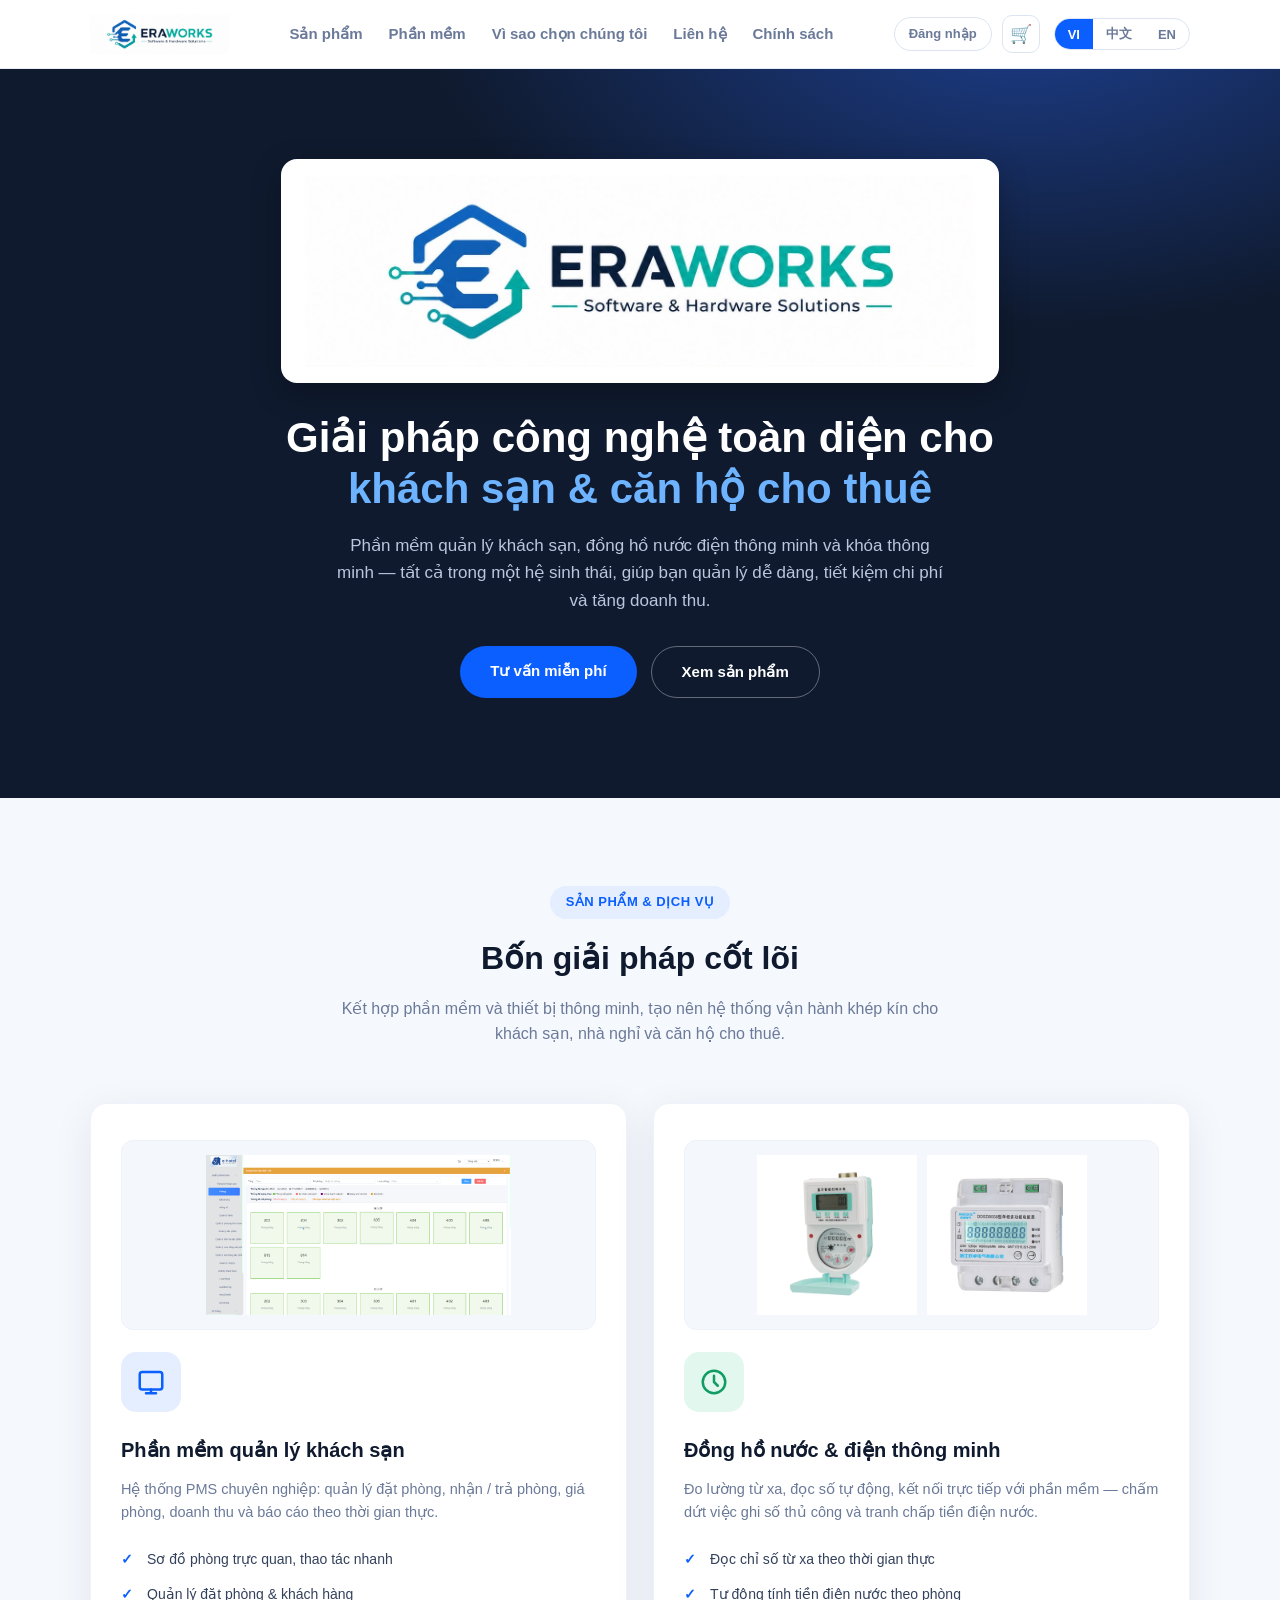
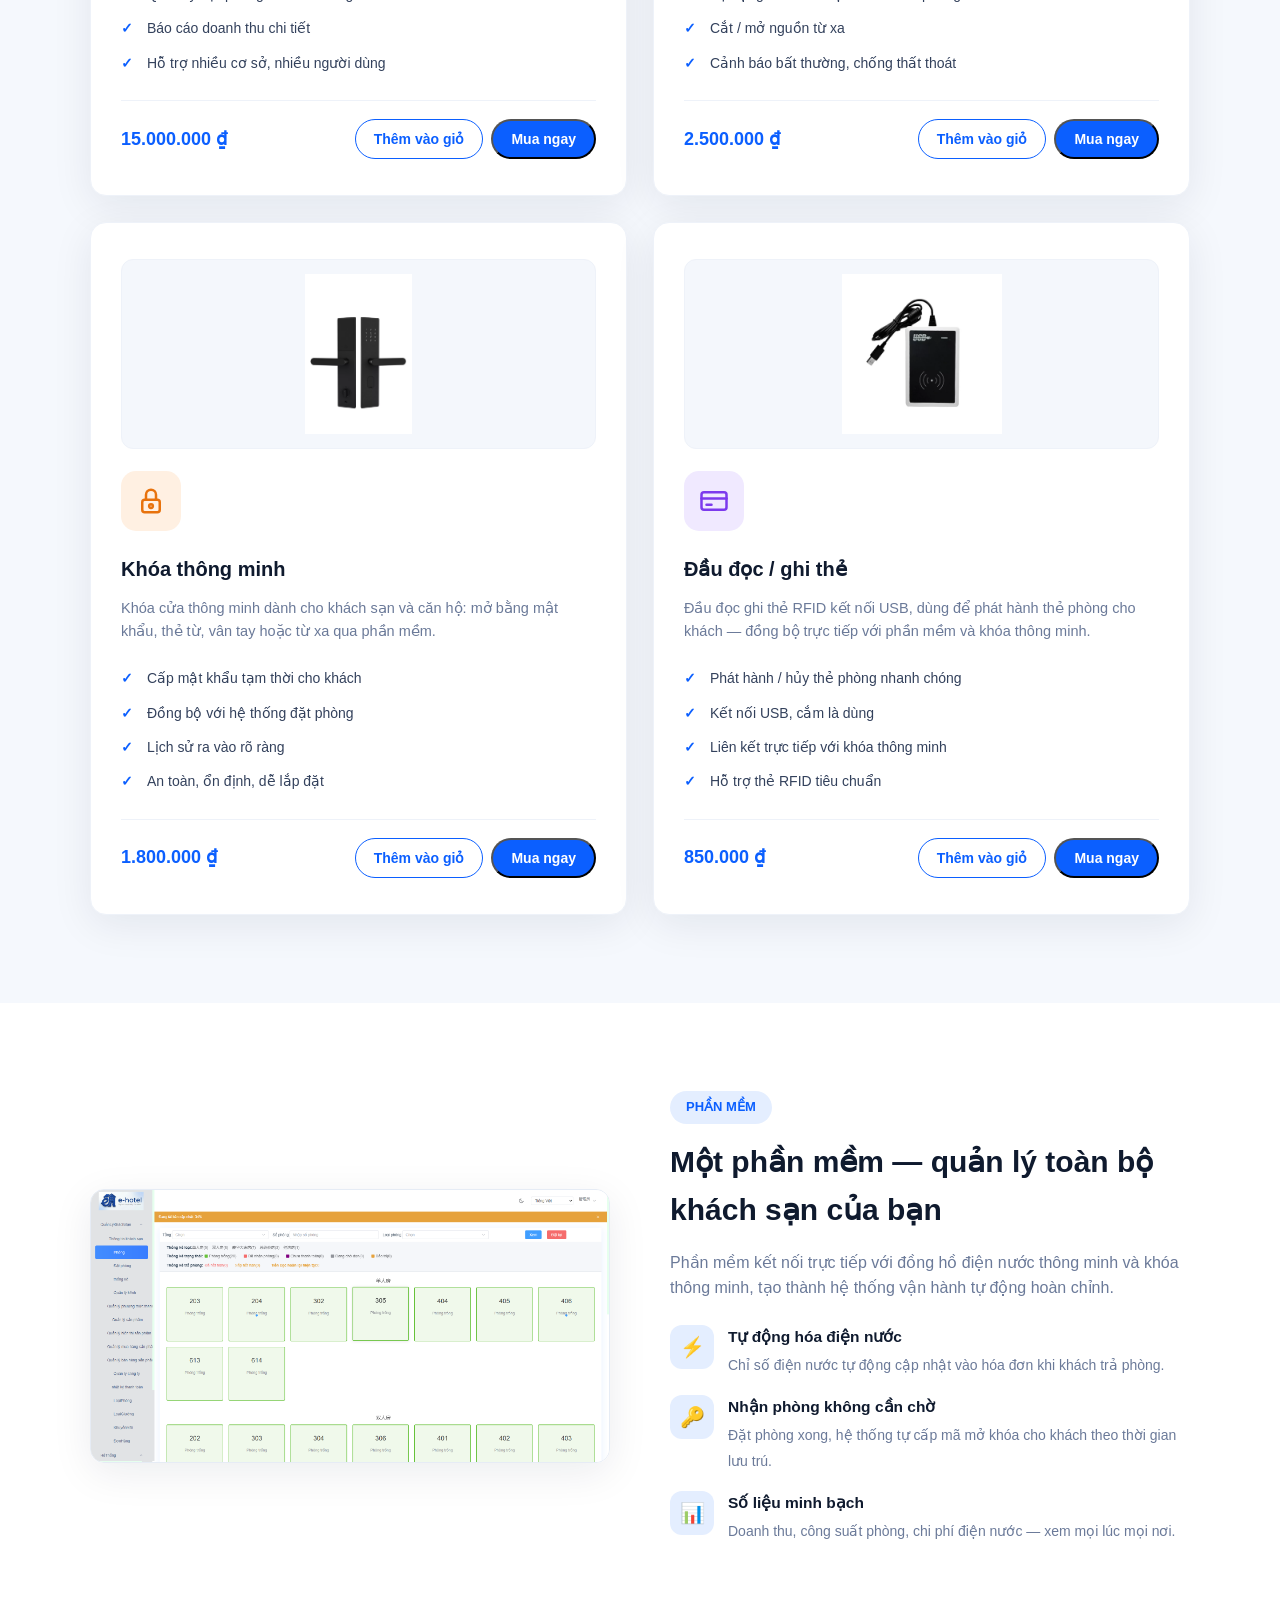
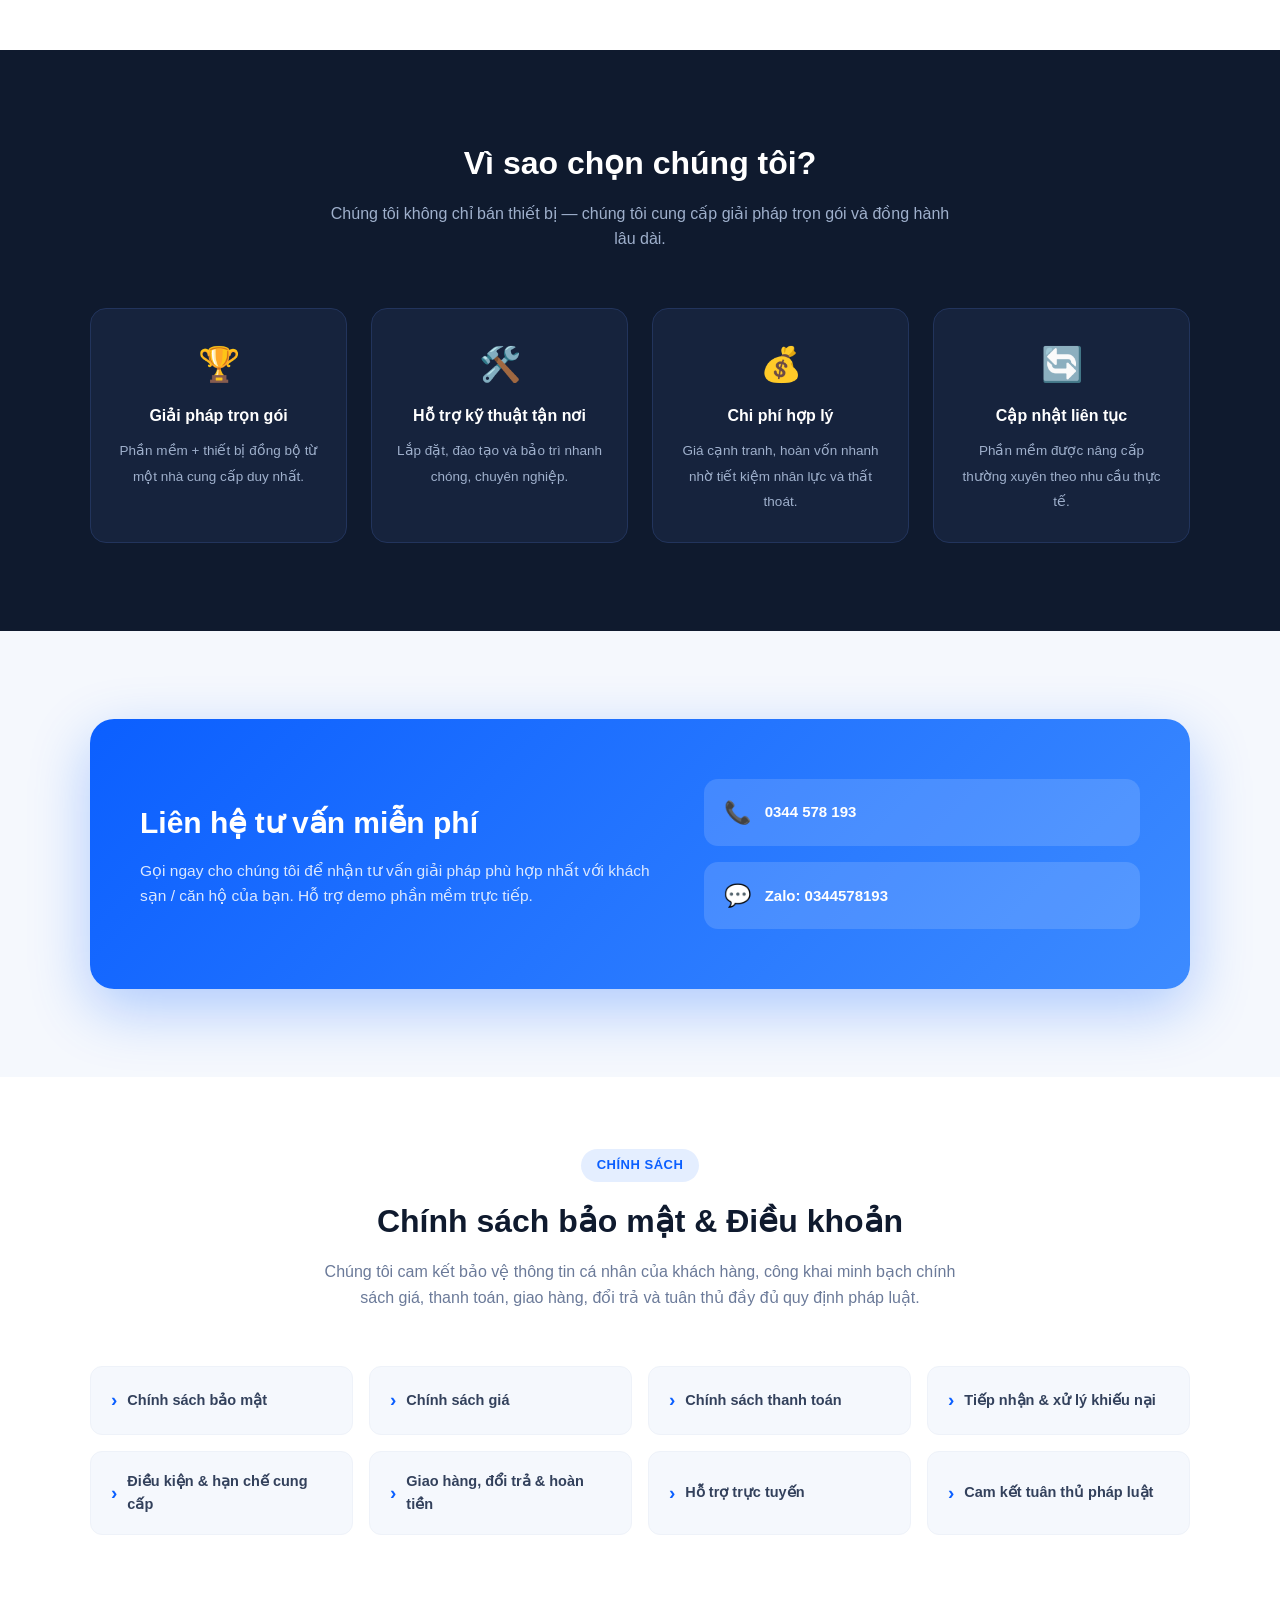
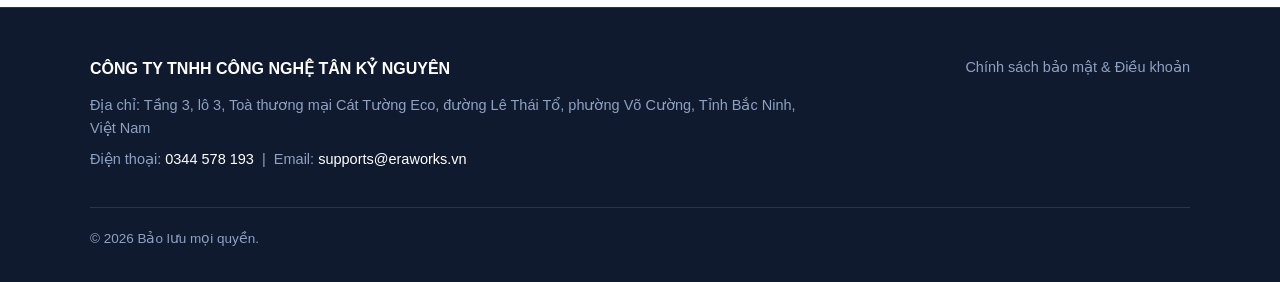
<file: index.html>
<!DOCTYPE html>
<html lang="vi">
<head>
<meta charset="UTF-8">
<meta name="viewport" content="width=device-width, initial-scale=1.0">
<title>CÔNG TY TNHH CÔNG NGHỆ TÂN KỶ NGUYÊN</title>
<meta name="api-base" content="https://api.eraworks.vn">
<style>
  :root{
    --primary:#0b5fff;
    --primary-dark:#0846bd;
    --dark:#0f1a2e;
    --dark2:#16233d;
    --text:#33415c;
    --muted:#6b7a99;
    --bg:#f5f8fd;
    --white:#ffffff;
    --radius:16px;
    --shadow:0 10px 40px rgba(15,26,46,.08);
  }
  *{margin:0;padding:0;box-sizing:border-box}
  html{scroll-behavior:smooth}
  body{font-family:"Segoe UI","Helvetica Neue",Arial,"Microsoft YaHei",sans-serif;color:var(--text);background:var(--bg);line-height:1.6}
  img{max-width:100%;display:block}
  a{text-decoration:none;color:inherit}
  .container{max-width:1140px;margin:0 auto;padding:0 20px}

  /* ===== Header ===== */
  header{position:sticky;top:0;z-index:100;background:rgba(255,255,255,.92);backdrop-filter:blur(10px);border-bottom:1px solid #e6ecf5}
  .nav{display:flex;align-items:center;justify-content:space-between;height:68px}
  .logo{display:flex;align-items:center;flex-shrink:1;min-width:0}
  .logo-wordmark{height:40px;width:auto;max-width:min(260px,50vw);object-fit:contain;display:block}
  .logo .mark{width:38px;height:38px;border-radius:10px;background:linear-gradient(135deg,var(--primary),#4d9aff);display:flex;align-items:center;justify-content:center;color:#fff;font-size:19px;font-weight:900;flex-shrink:0}
  .logo .mark-img{width:38px;height:38px;border-radius:10px;object-fit:cover;flex-shrink:0;display:block}
  .nav-links{display:flex;align-items:center;gap:26px;font-size:15px;font-weight:600;color:var(--muted)}
  .nav-links a:hover{color:var(--primary)}
  .lang-switch{display:flex;border:1px solid #dbe4f0;border-radius:999px;overflow:hidden;font-size:13px;font-weight:700}
  .lang-switch button{border:0;background:transparent;padding:6px 13px;cursor:pointer;color:var(--muted);font-weight:700;font-size:13px}
  .lang-switch button.active{background:var(--primary);color:#fff}
  .menu-btn{display:none;border:0;background:none;font-size:26px;cursor:pointer;color:var(--dark)}

  /* ===== Hero ===== */
  .hero{background:radial-gradient(1100px 600px at 80% -10%,#1d3f8f 0%,var(--dark) 55%);color:#fff;padding:90px 0 100px;overflow:hidden}
  .hero .container{max-width:820px;text-align:center}
  .hero-logo{display:block;width:min(760px,92%);margin:0 auto 30px;background:#fff;padding:16px 24px;border-radius:16px;box-shadow:0 10px 30px rgba(0,0,0,.25)}
  .hero h1{font-size:42px;line-height:1.2;font-weight:800;margin-bottom:18px}
  .hero h1 span{color:#6db3ff}
  .hero p{font-size:17px;color:#b9c6de;margin-bottom:32px;max-width:620px;margin-left:auto;margin-right:auto}
  .hero-btns{display:flex;gap:14px;flex-wrap:wrap;justify-content:center}
  .btn{display:inline-block;padding:13px 30px;border-radius:999px;font-weight:700;font-size:15px;transition:.2s}
  .btn-primary{background:var(--primary);color:#fff}
  .btn-primary:hover{background:var(--primary-dark);transform:translateY(-2px)}
  .btn-ghost{border:1.5px solid rgba(255,255,255,.35);color:#fff}
  .btn-ghost:hover{background:rgba(255,255,255,.1)}

  /* ===== Sections ===== */
  section{padding:88px 0}
  .sec-head{text-align:center;max-width:640px;margin:0 auto 56px}
  .sec-head .tag{display:inline-block;background:#e4eeff;color:var(--primary);font-size:13px;font-weight:800;padding:6px 16px;border-radius:999px;margin-bottom:14px;letter-spacing:.5px}
  .sec-head h2{font-size:32px;color:var(--dark);font-weight:800;margin-bottom:12px}
  .sec-head p{color:var(--muted);font-size:16px}

  /* Products */
  .products{display:grid;grid-template-columns:repeat(2,1fr);gap:26px}
  .card{background:var(--white);border-radius:var(--radius);padding:36px 30px;box-shadow:var(--shadow);transition:.25s;border:1px solid #eef2f9}
  .card .pimg{height:190px;border-radius:12px;background:#f4f7fc;border:1px solid #eef2f9;display:flex;align-items:center;justify-content:center;gap:10px;margin-bottom:22px;padding:14px;overflow:hidden}
  .card .pimg img{max-height:100%;width:auto;max-width:100%;object-fit:contain}
  .card .pimg.dual img{max-width:48%}
  .card:hover{transform:translateY(-6px);box-shadow:0 18px 50px rgba(15,26,46,.13)}
  .card .icon{width:60px;height:60px;border-radius:15px;display:flex;align-items:center;justify-content:center;margin-bottom:22px}
  .icon-blue{background:#e4eeff;color:var(--primary)}
  .icon-green{background:#e2f7ee;color:#0f9d63}
  .icon-orange{background:#fff0e2;color:#e8720c}
  .icon-purple{background:#f0e9ff;color:#7c3aed}
  .card h3{font-size:20px;color:var(--dark);font-weight:800;margin-bottom:12px}
  .card p{font-size:14.5px;color:var(--muted);margin-bottom:18px}
  .card ul{list-style:none}
  .card li{font-size:14px;padding:6px 0 6px 26px;position:relative;color:var(--text)}
  .card li::before{content:"✓";position:absolute;left:0;color:var(--primary);font-weight:900}

  /* Product buy */
  .product-buy{margin-top:20px;padding-top:18px;border-top:1px solid #eef2f9;display:flex;align-items:center;justify-content:space-between;gap:12px;flex-wrap:wrap}
  .product-price{font-size:18px;font-weight:800;color:var(--primary)}
  .btn-sm{padding:10px 18px;font-size:14px}
  .btn-outline{background:#fff;border:1.5px solid var(--primary);color:var(--primary)}
  .btn-outline:hover{background:#eef4ff;transform:translateY(-2px)}
  .btn-buy-now{position:relative}
  .product-qty-badge{position:absolute;top:-8px;right:-8px;min-width:20px;height:20px;padding:0 6px;border-radius:999px;background:#e53e3e;color:#fff;font-size:11px;font-weight:800;display:none;align-items:center;justify-content:center;line-height:1;box-shadow:0 2px 6px rgba(229,62,62,.4)}
  .shop-nav-actions{display:flex;align-items:center;gap:10px}
  .shop-icon-btn{position:relative;display:flex;align-items:center;justify-content:center;width:38px;height:38px;border-radius:10px;border:1px solid #dbe4f0;background:#fff;color:var(--dark);font-size:18px;cursor:pointer;transition:.2s;text-decoration:none}
  .shop-icon-btn:hover{border-color:var(--primary);color:var(--primary)}
  .cart-badge{position:absolute;top:-6px;right:-6px;min-width:18px;height:18px;padding:0 5px;border-radius:999px;background:#e53e3e;color:#fff;font-size:11px;font-weight:800;display:none;align-items:center;justify-content:center}
  .user-menu-btn{padding:6px 14px;border-radius:999px;border:1px solid #dbe4f0;background:#fff;font-size:13px;font-weight:700;color:var(--muted);cursor:pointer;max-width:120px;overflow:hidden;text-overflow:ellipsis;white-space:nowrap;text-decoration:none}
  .user-menu-btn:hover{border-color:var(--primary);color:var(--primary)}
  .shop-toast{position:fixed;bottom:24px;left:50%;transform:translateX(-50%) translateY(80px);background:var(--dark);color:#fff;padding:12px 22px;border-radius:999px;font-size:14px;font-weight:600;z-index:9999;opacity:0;transition:.3s;pointer-events:none}
  .shop-toast.show{opacity:1;transform:translateX(-50%) translateY(0)}
  .shop-toast-error{background:#c53030}
  .shop-toast-success{background:#0f9d63}

  /* Qty modal */
  .qty-modal{position:fixed;inset:0;z-index:10000;display:flex;align-items:center;justify-content:center;padding:20px}
  .qty-modal[hidden]{display:none}
  .qty-modal-backdrop{position:absolute;inset:0;background:rgba(15,26,46,.45);backdrop-filter:blur(2px)}
  .qty-modal-box{position:relative;background:#fff;border-radius:16px;padding:28px 24px;width:min(360px,100%);box-shadow:0 20px 60px rgba(15,26,46,.2)}
  .qty-modal-box h3{font-size:18px;color:var(--dark);font-weight:800;margin-bottom:8px}
  .qty-modal-product{font-size:14px;color:var(--muted);margin-bottom:20px;line-height:1.5}
  .qty-modal-control{display:flex;align-items:center;justify-content:center;gap:12px;margin-bottom:24px}
  .qty-modal-control button{width:40px;height:40px;border:1px solid #dbe4f0;border-radius:10px;background:#fff;font-size:20px;font-weight:700;cursor:pointer;color:var(--dark)}
  .qty-modal-control button:hover{border-color:var(--primary);color:var(--primary)}
  .qty-modal-control input{width:72px;text-align:center;border:1px solid #dbe4f0;border-radius:10px;padding:10px;font-size:18px;font-weight:800}
  .qty-modal-actions{display:flex;gap:10px;justify-content:flex-end}
  .qty-modal-actions .btn-ghost{background:#fff;border:1.5px solid #dbe4f0;color:var(--muted)}
  .qty-modal-actions .btn-ghost:hover{background:#f5f8fd}

  /* Software showcase */
  .showcase{background:var(--white)}
  .showcase .container{display:grid;grid-template-columns:1fr 1fr;gap:60px;align-items:center}
  .showcase .frame{border-radius:14px;overflow:hidden;box-shadow:var(--shadow);border:1px solid #e6ecf5}
  .showcase h2{font-size:30px;color:var(--dark);font-weight:800;margin-bottom:16px}
  .showcase>.container p.desc{color:var(--muted);margin-bottom:24px}
  .feat{display:flex;gap:14px;margin-bottom:18px}
  .feat .fi{width:44px;height:44px;border-radius:12px;background:#e4eeff;color:var(--primary);display:flex;align-items:center;justify-content:center;flex-shrink:0;font-size:20px}
  .feat b{display:block;color:var(--dark);font-size:15.5px;margin-bottom:2px}
  .feat span{font-size:14px;color:var(--muted)}

  /* Why us */
  .why{background:var(--dark);color:#fff}
  .why .sec-head h2{color:#fff}
  .why .sec-head p{color:#9fb0cc}
  .why-grid{display:grid;grid-template-columns:repeat(4,1fr);gap:24px}
  .why-item{background:var(--dark2);border:1px solid #22345c;border-radius:var(--radius);padding:28px 24px;text-align:center}
  .why-item .n{font-size:34px;margin-bottom:12px}
  .why-item b{display:block;font-size:16px;margin-bottom:8px}
  .why-item span{font-size:13.5px;color:#9fb0cc}

  /* Contact */
  .contact-box{background:linear-gradient(135deg,var(--primary),#3d8bff);border-radius:24px;padding:60px 50px;color:#fff;display:grid;grid-template-columns:1.2fr 1fr;gap:40px;align-items:center;box-shadow:0 20px 60px rgba(11,95,255,.3)}
  .contact-box h2{font-size:30px;font-weight:800;margin-bottom:12px}
  .contact-box p{color:#dbe8ff;font-size:15.5px}
  .contact-list{display:flex;flex-direction:column;gap:16px}
  .contact-item{display:flex;align-items:center;gap:14px;background:rgba(255,255,255,.14);border-radius:14px;padding:16px 20px;font-weight:600;font-size:15px}
  .contact-item .ci{font-size:22px}
  .contact-item a:hover{text-decoration:underline}

  /* Policies */
  .policies{background:var(--white);padding:72px 0}
  .policy-grid{display:grid;grid-template-columns:repeat(4,1fr);gap:16px}
  .policy-grid a{background:var(--bg);border:1px solid #eef2f9;border-radius:12px;padding:18px 20px;font-size:14.5px;font-weight:600;color:var(--text);display:flex;align-items:center;gap:10px;transition:.2s}
  .policy-grid a:hover{border-color:var(--primary);color:var(--primary);transform:translateY(-3px)}
  .policy-grid a::before{content:"›";color:var(--primary);font-weight:900;font-size:19px}

  /* Footer */
  footer{background:var(--dark);color:#8fa1c0;padding:48px 0 32px;font-size:14.5px;border-top:1px solid #22345c}
  footer .container{display:flex;flex-direction:column}
  .footer-grid{display:grid;grid-template-columns:2fr 1fr;gap:40px;margin-bottom:28px}
  .footer-info h4{color:#fff;font-size:16px;font-weight:700;margin-bottom:12px}
  .footer-info p{margin-bottom:8px;line-height:1.6}
  .footer-links{display:flex;flex-direction:column;gap:10px;align-items:flex-end}
  .footer-bottom{border-top:1px solid #22345c;padding-top:20px;display:flex;justify-content:space-between;align-items:center;flex-wrap:wrap;gap:12px;font-size:13.5px}
  footer b{color:#fff}
  footer a:hover{color:#fff}
  @media(max-width:768px){
    .footer-grid{grid-template-columns:1fr;gap:24px}
    .footer-links{align-items:flex-start}
  }

  /* ===== Responsive ===== */
  @media(max-width:960px){
    .showcase .container,.contact-box{grid-template-columns:1fr}
    .products{grid-template-columns:1fr 1fr}
    .why-grid,.policy-grid{grid-template-columns:1fr 1fr}
    .hero h1{font-size:32px}
    .hero{padding:60px 0 70px}
    .hero-logo{width:min(600px,95%);margin-bottom:22px;padding:12px 16px}
    .nav-links{position:fixed;top:68px;left:0;right:0;background:#fff;flex-direction:column;padding:20px;border-bottom:1px solid #e6ecf5;display:none}
    .nav-links.open{display:flex}
    .menu-btn{display:block}
  }
  @media(max-width:600px){
    .products,.why-grid,.policy-grid{grid-template-columns:1fr}
    .contact-box{padding:36px 24px}
    .sec-head h2{font-size:26px}
    .logo{font-size:13px}
    .logo-wordmark{height:32px;max-width:min(200px,45vw)}
  }
</style>
</head>
<body>

<header>
  <div class="container nav">
    <a href="#" class="logo">
      <img id="headerLogo" src="img/logo-vi.png" alt="ERAWORKS" class="logo-wordmark">
    </a>
    <nav class="nav-links" id="navLinks">
      <a href="#products" data-i18n="navProducts">Sản phẩm</a>
      <a href="#software" data-i18n="navSoftware">Phần mềm</a>
      <a href="#why" data-i18n="navWhy">Vì sao chọn chúng tôi</a>
      <a href="#contact" data-i18n="navContact">Liên hệ</a>
      <a href="policy.html" data-i18n="navPolicy">Chính sách</a>
    </nav>
    <div style="display:flex;align-items:center;gap:14px">
      <div class="shop-nav-actions">
        <a href="account.html" class="user-menu-btn" id="userBtn">Đăng nhập</a>
        <a href="cart.html" class="shop-icon-btn" title="Cart">🛒<span class="cart-badge"></span></a>
      </div>
      <div class="lang-switch">
        <button data-lang="vi" class="active">VI</button>
        <button data-lang="zh">中文</button>
        <button data-lang="en">EN</button>
      </div>
      <button class="menu-btn" id="menuBtn">☰</button>
    </div>
  </div>
</header>

<!-- Hero -->
<div class="hero">
  <div class="container">
    <div>
      <img src="img/biglogo.png" alt="ERAWORKS — Software &amp; Hardware Solutions" class="hero-logo">
      <h1 data-i18n-html="heroTitle">Giải pháp công nghệ toàn diện cho <span>khách sạn &amp; căn hộ cho thuê</span></h1>
      <p data-i18n="heroDesc">Phần mềm quản lý khách sạn, đồng hồ nước điện thông minh và khóa thông minh — tất cả trong một hệ sinh thái, giúp bạn quản lý dễ dàng, tiết kiệm chi phí và tăng doanh thu.</p>
      <div class="hero-btns">
        <a href="#contact" class="btn btn-primary" data-i18n="heroBtn1">Tư vấn miễn phí</a>
        <a href="#products" class="btn btn-ghost" data-i18n="heroBtn2">Xem sản phẩm</a>
      </div>
    </div>
  </div>
</div>

<!-- Products -->
<section id="products">
  <div class="container">
    <div class="sec-head">
      <span class="tag" data-i18n="prodTag">SẢN PHẨM &amp; DỊCH VỤ</span>
      <h2 data-i18n="prodTitle">Ba giải pháp cốt lõi</h2>
      <p data-i18n="prodDesc">Kết hợp phần mềm và thiết bị thông minh, tạo nên hệ thống vận hành khép kín cho khách sạn, nhà nghỉ và căn hộ cho thuê.</p>
    </div>
    <div class="products" id="productGrid">
      <div class="card" data-product-id="p1">
        <div class="pimg"><img src="img/hotel.png" alt="Hotel management software"></div>
        <div class="icon icon-blue">
          <svg width="30" height="30" viewBox="0 0 24 24" fill="none" stroke="currentColor" stroke-width="2" stroke-linecap="round" stroke-linejoin="round"><rect x="3" y="4" width="18" height="14" rx="2"/><path d="M8 21h8M12 18v3"/></svg>
        </div>
        <h3 data-i18n="p1Title">Phần mềm quản lý khách sạn</h3>
        <p data-i18n="p1Desc">Hệ thống PMS chuyên nghiệp: quản lý đặt phòng, nhận / trả phòng, giá phòng, doanh thu và báo cáo theo thời gian thực.</p>
        <ul>
          <li data-i18n="p1f1">Sơ đồ phòng trực quan, thao tác nhanh</li>
          <li data-i18n="p1f2">Quản lý đặt phòng &amp; khách hàng</li>
          <li data-i18n="p1f3">Báo cáo doanh thu chi tiết</li>
          <li data-i18n="p1f4">Hỗ trợ nhiều cơ sở, nhiều người dùng</li>
        </ul>
        <div class="product-buy">
          <div class="product-price" data-price="p1">—</div>
          <div style="display:flex;gap:8px;flex-wrap:wrap">
            <button type="button" class="btn btn-outline btn-sm btn-add-cart" data-i18n="addCart">Thêm vào giỏ</button>
            <button type="button" class="btn btn-primary btn-sm btn-buy-now"><span data-i18n="buyNow">Mua ngay</span><span class="product-qty-badge" data-product-qty="p1"></span></button>
          </div>
        </div>
      </div>
      <div class="card" data-product-id="p2">
        <div class="pimg dual"><img src="img/water.webp" alt="Smart water meter"><img src="img/elec.webp" alt="Smart electricity meter"></div>
        <div class="icon icon-green">
          <svg width="30" height="30" viewBox="0 0 24 24" fill="none" stroke="currentColor" stroke-width="2" stroke-linecap="round" stroke-linejoin="round"><circle cx="12" cy="12" r="9"/><path d="M12 7v5l3 3"/></svg>
        </div>
        <h3 data-i18n="p2Title">Đồng hồ nước &amp; điện thông minh</h3>
        <p data-i18n="p2Desc">Đo lường từ xa, đọc số tự động, kết nối trực tiếp với phần mềm — chấm dứt việc ghi số thủ công và tranh chấp tiền điện nước.</p>
        <ul>
          <li data-i18n="p2f1">Đọc chỉ số từ xa theo thời gian thực</li>
          <li data-i18n="p2f2">Tự động tính tiền điện nước theo phòng</li>
          <li data-i18n="p2f3">Cắt / mở nguồn từ xa</li>
          <li data-i18n="p2f4">Cảnh báo bất thường, chống thất thoát</li>
        </ul>
        <div class="product-buy">
          <div class="product-price" data-price="p2">—</div>
          <div style="display:flex;gap:8px;flex-wrap:wrap">
            <button type="button" class="btn btn-outline btn-sm btn-add-cart" data-i18n="addCart">Thêm vào giỏ</button>
            <button type="button" class="btn btn-primary btn-sm btn-buy-now"><span data-i18n="buyNow">Mua ngay</span><span class="product-qty-badge" data-product-qty="p2"></span></button>
          </div>
        </div>
      </div>
      <div class="card" data-product-id="p3">
        <div class="pimg"><img src="img/lock.webp" alt="Smart lock"></div>
        <div class="icon icon-orange">
          <svg width="30" height="30" viewBox="0 0 24 24" fill="none" stroke="currentColor" stroke-width="2" stroke-linecap="round" stroke-linejoin="round"><rect x="5" y="11" width="14" height="10" rx="2"/><path d="M8 11V7a4 4 0 0 1 8 0v4"/><circle cx="12" cy="16" r="1.5"/></svg>
        </div>
        <h3 data-i18n="p3Title">Khóa thông minh</h3>
        <p data-i18n="p3Desc">Khóa cửa thông minh dành cho khách sạn và căn hộ: mở bằng mật khẩu, thẻ từ, vân tay hoặc từ xa qua phần mềm.</p>
        <ul>
          <li data-i18n="p3f1">Cấp mật khẩu tạm thời cho khách</li>
          <li data-i18n="p3f2">Đồng bộ với hệ thống đặt phòng</li>
          <li data-i18n="p3f3">Lịch sử ra vào rõ ràng</li>
          <li data-i18n="p3f4">An toàn, ổn định, dễ lắp đặt</li>
        </ul>
        <div class="product-buy">
          <div class="product-price" data-price="p3">—</div>
          <div style="display:flex;gap:8px;flex-wrap:wrap">
            <button type="button" class="btn btn-outline btn-sm btn-add-cart" data-i18n="addCart">Thêm vào giỏ</button>
            <button type="button" class="btn btn-primary btn-sm btn-buy-now"><span data-i18n="buyNow">Mua ngay</span><span class="product-qty-badge" data-product-qty="p3"></span></button>
          </div>
        </div>
      </div>
      <div class="card" data-product-id="p4">
        <div class="pimg"><img src="img/reader.webp" alt="Card reader / writer"></div>
        <div class="icon icon-purple">
          <svg width="30" height="30" viewBox="0 0 24 24" fill="none" stroke="currentColor" stroke-width="2" stroke-linecap="round" stroke-linejoin="round"><rect x="2" y="5" width="20" height="14" rx="2"/><path d="M2 10h20"/><path d="M6 15h4"/></svg>
        </div>
        <h3 data-i18n="p4Title">Đầu đọc / ghi thẻ</h3>
        <p data-i18n="p4Desc">Đầu đọc ghi thẻ RFID kết nối USB, dùng để phát hành thẻ phòng cho khách — đồng bộ trực tiếp với phần mềm và khóa thông minh.</p>
        <ul>
          <li data-i18n="p4f1">Phát hành / hủy thẻ phòng nhanh chóng</li>
          <li data-i18n="p4f2">Kết nối USB, cắm là dùng</li>
          <li data-i18n="p4f3">Liên kết trực tiếp với khóa thông minh</li>
          <li data-i18n="p4f4">Hỗ trợ thẻ RFID tiêu chuẩn</li>
        </ul>
        <div class="product-buy">
          <div class="product-price" data-price="p4">—</div>
          <div style="display:flex;gap:8px;flex-wrap:wrap">
            <button type="button" class="btn btn-outline btn-sm btn-add-cart" data-i18n="addCart">Thêm vào giỏ</button>
            <button type="button" class="btn btn-primary btn-sm btn-buy-now"><span data-i18n="buyNow">Mua ngay</span><span class="product-qty-badge" data-product-qty="p4"></span></button>
          </div>
        </div>
      </div>
    </div>
  </div>
</section>

<!-- Software showcase -->
<section class="showcase" id="software">
  <div class="container">
    <div class="frame">
      <img src="img/hotel.png" alt="Hotel management software">
    </div>
    <div>
      <span class="tag" style="display:inline-block;background:#e4eeff;color:var(--primary);font-size:13px;font-weight:800;padding:6px 16px;border-radius:999px;margin-bottom:14px" data-i18n="swTag">PHẦN MỀM</span>
      <h2 data-i18n="swTitle">Một phần mềm — quản lý toàn bộ khách sạn của bạn</h2>
      <p class="desc" data-i18n="swDesc">Phần mềm kết nối trực tiếp với đồng hồ điện nước thông minh và khóa thông minh, tạo thành hệ thống vận hành tự động hoàn chỉnh.</p>
      <div class="feat">
        <div class="fi">⚡</div>
        <div>
          <b data-i18n="sw1t">Tự động hóa điện nước</b>
          <span data-i18n="sw1d">Chỉ số điện nước tự động cập nhật vào hóa đơn khi khách trả phòng.</span>
        </div>
      </div>
      <div class="feat">
        <div class="fi">🔑</div>
        <div>
          <b data-i18n="sw2t">Nhận phòng không cần chờ</b>
          <span data-i18n="sw2d">Đặt phòng xong, hệ thống tự cấp mã mở khóa cho khách theo thời gian lưu trú.</span>
        </div>
      </div>
      <div class="feat">
        <div class="fi">📊</div>
        <div>
          <b data-i18n="sw3t">Số liệu minh bạch</b>
          <span data-i18n="sw3d">Doanh thu, công suất phòng, chi phí điện nước — xem mọi lúc mọi nơi.</span>
        </div>
      </div>
    </div>
  </div>
</section>

<!-- Why us -->
<section class="why" id="why">
  <div class="container">
    <div class="sec-head">
      <h2 data-i18n="whyTitle">Vì sao chọn chúng tôi?</h2>
      <p data-i18n="whyDesc">Chúng tôi không chỉ bán thiết bị — chúng tôi cung cấp giải pháp trọn gói và đồng hành lâu dài.</p>
    </div>
    <div class="why-grid">
      <div class="why-item">
        <div class="n">🏆</div>
        <b data-i18n="w1t">Giải pháp trọn gói</b>
        <span data-i18n="w1d">Phần mềm + thiết bị đồng bộ từ một nhà cung cấp duy nhất.</span>
      </div>
      <div class="why-item">
        <div class="n">🛠️</div>
        <b data-i18n="w2t">Hỗ trợ kỹ thuật tận nơi</b>
        <span data-i18n="w2d">Lắp đặt, đào tạo và bảo trì nhanh chóng, chuyên nghiệp.</span>
      </div>
      <div class="why-item">
        <div class="n">💰</div>
        <b data-i18n="w3t">Chi phí hợp lý</b>
        <span data-i18n="w3d">Giá cạnh tranh, hoàn vốn nhanh nhờ tiết kiệm nhân lực và thất thoát.</span>
      </div>
      <div class="why-item">
        <div class="n">🔄</div>
        <b data-i18n="w4t">Cập nhật liên tục</b>
        <span data-i18n="w4d">Phần mềm được nâng cấp thường xuyên theo nhu cầu thực tế.</span>
      </div>
    </div>
  </div>
</section>

<!-- Contact -->
<section id="contact">
  <div class="container">
    <div class="contact-box">
      <div>
        <h2 data-i18n="ctTitle">Liên hệ tư vấn miễn phí</h2>
        <p data-i18n="ctDesc">Gọi ngay cho chúng tôi để nhận tư vấn giải pháp phù hợp nhất với khách sạn / căn hộ của bạn. Hỗ trợ demo phần mềm trực tiếp.</p>
      </div>
      <div class="contact-list">
        <div class="contact-item">
          <span class="ci">📞</span>
          <a href="tel:0344578193">0344 578 193</a>
        </div>
        <div class="contact-item">
          <span class="ci">💬</span>
          <span data-i18n="ctZalo">Zalo: 0344578193</span>
        </div>
      </div>
    </div>
  </div>
</section>

<!-- Policies -->
<section class="policies" id="policies">
  <div class="container">
    <div class="sec-head">
      <span class="tag" data-i18n="polTag">CHÍNH SÁCH</span>
      <h2 data-i18n="polTitle">Chính sách bảo mật &amp; Điều khoản</h2>
      <p data-i18n="polDesc">Chúng tôi cam kết bảo vệ thông tin cá nhân của khách hàng, công khai minh bạch chính sách giá, thanh toán, giao hàng, đổi trả và tuân thủ đầy đủ quy định pháp luật.</p>
    </div>
    <div class="policy-grid">
      <a href="policy.html#privacy" data-i18n="polL1">Chính sách bảo mật</a>
      <a href="policy.html#pricing" data-i18n="polL2">Chính sách giá</a>
      <a href="policy.html#payment" data-i18n="polL3">Chính sách thanh toán</a>
      <a href="policy.html#complaint" data-i18n="polL4">Tiếp nhận &amp; xử lý khiếu nại</a>
      <a href="policy.html#conditions" data-i18n="polL5">Điều kiện &amp; hạn chế cung cấp</a>
      <a href="policy.html#delivery" data-i18n="polL6">Giao hàng, đổi trả &amp; hoàn tiền</a>
      <a href="policy.html#support" data-i18n="polL7">Hỗ trợ trực tuyến</a>
      <a href="policy.html#compliance" data-i18n="polL8">Cam kết tuân thủ pháp luật</a>
    </div>
  </div>
</section>

<footer>
  <div class="container">
    <div class="footer-grid">
      <div class="footer-info">
        <h4 data-i18n="ftCompanyName">CÔNG TY TNHH CÔNG NGHỆ TÂN KỶ NGUYÊN</h4>
        <p data-i18n="ftAddress">Địa chỉ: Tầng 3, lô 3, Toà thương mại Cát Tường Eco, đường Lê Thái Tổ, phường Võ Cường, Tỉnh Bắc Ninh, Việt Nam</p>
        <p><span data-i18n="ftPhone">Điện thoại</span>: <a href="tel:0344578193" style="color:#fff">0344 578 193</a> &nbsp;|&nbsp; Email: <a href="mailto:supports@eraworks.vn" style="color:#fff">supports@eraworks.vn</a></p>
      </div>
      <div class="footer-links">
        <a href="policy.html" data-i18n="ftPolicy">Chính sách bảo mật &amp; Điều khoản</a>
      </div>
    </div>
    <div class="footer-bottom">
      <div>© 2026 <span data-i18n="ftRights">Bảo lưu mọi quyền.</span></div>
    </div>
  </div>
</footer>

<div id="qtyModal" class="qty-modal" hidden>
  <div class="qty-modal-backdrop" id="qtyModalBackdrop"></div>
  <div class="qty-modal-box">
    <h3 id="qtyModalTitle">Chọn số lượng</h3>
    <p class="qty-modal-product" id="qtyModalProduct"></p>
    <div class="qty-modal-control">
      <button type="button" id="qtyModalMinus" aria-label="-">−</button>
      <input type="number" id="qtyModalInput" value="1" min="0" max="99">
      <button type="button" id="qtyModalPlus" aria-label="+">+</button>
    </div>
    <div class="qty-modal-actions">
      <button type="button" class="btn btn-ghost btn-sm" id="qtyModalCancel">Huỷ</button>
      <button type="button" class="btn btn-primary btn-sm" id="qtyModalConfirm">Xác nhận</button>
    </div>
  </div>
</div>

<script>
const I18N = {
  vi: {
    companyShort: '<span style="color:#061E36">TÂN KỶ NGUYÊN</span> <span style="color:#04A8A1">TECH</span>',
    navProducts: "Sản phẩm",
    navSoftware: "Phần mềm",
    navWhy: "Vì sao chọn chúng tôi",
    navContact: "Liên hệ",
    navPolicy: "Chính sách",
    navLogin: "Đăng nhập",
    addCart: "Thêm vào giỏ",
    buyNow: "Mua ngay",
    heroTitle: 'Giải pháp công nghệ toàn diện cho <span>khách sạn &amp; căn hộ cho thuê</span>',
    heroDesc: "Phần mềm quản lý khách sạn, đồng hồ nước điện thông minh và khóa thông minh — tất cả trong một hệ sinh thái, giúp bạn quản lý dễ dàng, tiết kiệm chi phí và tăng doanh thu.",
    heroBtn1: "Tư vấn miễn phí",
    heroBtn2: "Xem sản phẩm",
    prodTag: "SẢN PHẨM & DỊCH VỤ",
    prodTitle: "Bốn giải pháp cốt lõi",
    prodDesc: "Kết hợp phần mềm và thiết bị thông minh, tạo nên hệ thống vận hành khép kín cho khách sạn, nhà nghỉ và căn hộ cho thuê.",
    p1Title: "Phần mềm quản lý khách sạn",
    p1Desc: "Hệ thống PMS chuyên nghiệp: quản lý đặt phòng, nhận / trả phòng, giá phòng, doanh thu và báo cáo theo thời gian thực.",
    p1f1: "Sơ đồ phòng trực quan, thao tác nhanh",
    p1f2: "Quản lý đặt phòng & khách hàng",
    p1f3: "Báo cáo doanh thu chi tiết",
    p1f4: "Hỗ trợ nhiều cơ sở, nhiều người dùng",
    p2Title: "Đồng hồ nước & điện thông minh",
    p2Desc: "Đo lường từ xa, đọc số tự động, kết nối trực tiếp với phần mềm — chấm dứt việc ghi số thủ công và tranh chấp tiền điện nước.",
    p2f1: "Đọc chỉ số từ xa theo thời gian thực",
    p2f2: "Tự động tính tiền điện nước theo phòng",
    p2f3: "Cắt / mở nguồn từ xa",
    p2f4: "Cảnh báo bất thường, chống thất thoát",
    p3Title: "Khóa thông minh",
    p3Desc: "Khóa cửa thông minh dành cho khách sạn và căn hộ: mở bằng mật khẩu, thẻ từ, vân tay hoặc từ xa qua phần mềm.",
    p3f1: "Cấp mật khẩu tạm thời cho khách",
    p3f2: "Đồng bộ với hệ thống đặt phòng",
    p3f3: "Lịch sử ra vào rõ ràng",
    p3f4: "An toàn, ổn định, dễ lắp đặt",
    p4Title: "Đầu đọc / ghi thẻ",
    p4Desc: "Đầu đọc ghi thẻ RFID kết nối USB, dùng để phát hành thẻ phòng cho khách — đồng bộ trực tiếp với phần mềm và khóa thông minh.",
    p4f1: "Phát hành / hủy thẻ phòng nhanh chóng",
    p4f2: "Kết nối USB, cắm là dùng",
    p4f3: "Liên kết trực tiếp với khóa thông minh",
    p4f4: "Hỗ trợ thẻ RFID tiêu chuẩn",
    swTag: "PHẦN MỀM",
    swTitle: "Một phần mềm — quản lý toàn bộ khách sạn của bạn",
    swDesc: "Phần mềm kết nối trực tiếp với đồng hồ điện nước thông minh và khóa thông minh, tạo thành hệ thống vận hành tự động hoàn chỉnh.",
    sw1t: "Tự động hóa điện nước",
    sw1d: "Chỉ số điện nước tự động cập nhật vào hóa đơn khi khách trả phòng.",
    sw2t: "Nhận phòng không cần chờ",
    sw2d: "Đặt phòng xong, hệ thống tự cấp mã mở khóa cho khách theo thời gian lưu trú.",
    sw3t: "Số liệu minh bạch",
    sw3d: "Doanh thu, công suất phòng, chi phí điện nước — xem mọi lúc mọi nơi.",
    whyTitle: "Vì sao chọn chúng tôi?",
    whyDesc: "Chúng tôi không chỉ bán thiết bị — chúng tôi cung cấp giải pháp trọn gói và đồng hành lâu dài.",
    w1t: "Giải pháp trọn gói",
    w1d: "Phần mềm + thiết bị đồng bộ từ một nhà cung cấp duy nhất.",
    w2t: "Hỗ trợ kỹ thuật tận nơi",
    w2d: "Lắp đặt, đào tạo và bảo trì nhanh chóng, chuyên nghiệp.",
    w3t: "Chi phí hợp lý",
    w3d: "Giá cạnh tranh, hoàn vốn nhanh nhờ tiết kiệm nhân lực và thất thoát.",
    w4t: "Cập nhật liên tục",
    w4d: "Phần mềm được nâng cấp thường xuyên theo nhu cầu thực tế.",
    ctTitle: "Liên hệ tư vấn miễn phí",
    ctDesc: "Gọi ngay cho chúng tôi để nhận tư vấn giải pháp phù hợp nhất với khách sạn / căn hộ của bạn. Hỗ trợ demo phần mềm trực tiếp.",
    ctZalo: "Zalo: 0344578193",
    polTag: "CHÍNH SÁCH",
    polTitle: "Chính sách bảo mật & Điều khoản",
    polDesc: "Chúng tôi cam kết bảo vệ thông tin cá nhân của khách hàng, công khai minh bạch chính sách giá, thanh toán, giao hàng, đổi trả và tuân thủ đầy đủ quy định pháp luật.",
    polL1: "Chính sách bảo mật",
    polL2: "Chính sách giá",
    polL3: "Chính sách thanh toán",
    polL4: "Tiếp nhận & xử lý khiếu nại",
    polL5: "Điều kiện & hạn chế cung cấp",
    polL6: "Giao hàng, đổi trả & hoàn tiền",
    polL7: "Hỗ trợ trực tuyến",
    polL8: "Cam kết tuân thủ pháp luật",
    ftPhone: "Điện thoại",
    ftPolicy: "Chính sách bảo mật & Điều khoản",
    ftRights: "Bảo lưu mọi quyền.",
    ftCompanyName: "CÔNG TY TNHH CÔNG NGHỆ TÂN KỶ NGUYÊN",
    ftAddress: "Địa chỉ: Tầng 3, lô 3, Toà thương mại Cát Tường Eco, đường Lê Thái Tổ, phường Võ Cường, Tỉnh Bắc Ninh, Việt Nam"
  },
  zh: {
    companyShort: '<span style="color:#061E36">新纪元</span><span style="color:#04A8A1">科技</span>',
    navProducts: "产品",
    navSoftware: "软件",
    navWhy: "为什么选择我们",
    navContact: "联系我们",
    navPolicy: "政策条款",
    navLogin: "登录",
    addCart: "加入购物车",
    buyNow: "立即购买",
    heroTitle: '面向<span>酒店与出租公寓</span>的一体化科技解决方案',
    heroDesc: "酒店管理软件、智能水电表、智能门锁——三位一体的生态系统，让您管理更轻松、成本更低、收益更高。",
    heroBtn1: "免费咨询",
    heroBtn2: "查看产品",
    prodTag: "产品与服务",
    prodTitle: "四大核心解决方案",
    prodDesc: "软件与智能硬件相结合，为酒店、旅馆和出租公寓打造闭环运营系统。",
    p1Title: "酒店管理软件",
    p1Desc: "专业 PMS 系统：预订管理、入住/退房、房价管理、营收统计与实时报表。",
    p1f1: "可视化房态图，操作快捷",
    p1f2: "预订与客户管理",
    p1f3: "详细营收报表",
    p1f4: "支持多门店、多账号",
    p2Title: "智能水电表",
    p2Desc: "远程计量、自动抄表、与软件直连——告别人工抄表和水电费纠纷。",
    p2f1: "实时远程抄表",
    p2f2: "按房间自动计算水电费",
    p2f3: "远程断电/断水与恢复",
    p2f4: "异常告警，防止损耗",
    p3Title: "智能门锁",
    p3Desc: "面向酒店与公寓的智能门锁：支持密码、刷卡、指纹开锁，也可通过软件远程管理。",
    p3f1: "为客人下发临时密码",
    p3f2: "与订房系统联动",
    p3f3: "清晰的开门记录",
    p3f4: "安全稳定，安装简便",
    p4Title: "读写卡器",
    p4Desc: "USB 接口 RFID 读写卡器，用于为客人发放房卡——与软件和智能门锁直接联动。",
    p4f1: "快速发卡 / 退卡",
    p4f2: "USB 连接，即插即用",
    p4f3: "与智能门锁直接联动",
    p4f4: "支持标准 RFID 卡片",
    swTag: "软件",
    swTitle: "一套软件，管理整个酒店",
    swDesc: "软件与智能水电表、智能门锁直连，构建完整的自动化运营系统。",
    sw1t: "水电全自动",
    sw1d: "退房时水电读数自动计入账单。",
    sw2t: "入住零等待",
    sw2d: "订单确认后，系统按入住时间自动为客人下发开锁密码。",
    sw3t: "数据透明",
    sw3d: "营收、入住率、水电成本——随时随地查看。",
    whyTitle: "为什么选择我们？",
    whyDesc: "我们不只卖设备——我们提供整套解决方案和长期服务。",
    w1t: "一站式方案",
    w1d: "软件 + 硬件出自同一供应商，天然互通。",
    w2t: "上门技术支持",
    w2d: "安装、培训、维护，快速专业。",
    w3t: "价格合理",
    w3d: "价格有竞争力，节省人力与损耗，快速回本。",
    w4t: "持续更新",
    w4d: "软件根据实际需求持续升级。",
    ctTitle: "联系我们，免费咨询",
    ctDesc: "立即致电，我们将为您的酒店/公寓提供最合适的方案，并支持现场软件演示。",
    ctZalo: "Zalo：0344578193",
    polTag: "政策条款",
    polTitle: "隐私政策与条款",
    polDesc: "我们承诺保护客户个人信息，公开透明地公布价格、支付、配送、换退货政策，并全面遵守相关法律法规。",
    polL1: "隐私政策",
    polL2: "定价政策",
    polL3: "支付政策",
    polL4: "反馈与投诉处理",
    polL5: "提供条件与限制",
    polL6: "配送、换退货与退款",
    polL7: "在线支持方式",
    polL8: "遵守法令承诺",
    ftPhone: "电话",
    ftPolicy: "隐私政策与条款",
    ftRights: "版权所有。",
    ftCompanyName: "新纪元科技有限责任公司",
    ftAddress: "地址：越南北宁省武强坊黎太祖路吉墙Eco商业楼3层3号"
  },
  en: {
    companyShort: '<span style="color:#061E36">ERA</span><span style="color:#04A8A1">WORKS</span>',
    navProducts: "Products",
    navSoftware: "Software",
    navWhy: "Why Us",
    navContact: "Contact",
    navPolicy: "Policies",
    navLogin: "Login",
    addCart: "Add to Cart",
    buyNow: "Buy Now",
    heroTitle: 'All-in-one technology solutions for <span>hotels &amp; rental apartments</span>',
    heroDesc: "Hotel management software, smart water & electricity meters, and smart locks — one integrated ecosystem to simplify management, cut costs, and grow revenue.",
    heroBtn1: "Free Consultation",
    heroBtn2: "View Products",
    prodTag: "PRODUCTS & SERVICES",
    prodTitle: "Four Core Solutions",
    prodDesc: "Software and smart devices combined into a closed-loop operating system for hotels, guesthouses, and rental apartments.",
    p1Title: "Hotel Management Software",
    p1Desc: "Professional PMS: booking management, check-in / check-out, room rates, revenue and real-time reports.",
    p1f1: "Visual room map, fast operations",
    p1f2: "Booking & customer management",
    p1f3: "Detailed revenue reports",
    p1f4: "Multi-property, multi-user support",
    p2Title: "Smart Water & Electricity Meters",
    p2Desc: "Remote metering with automatic readings, connected directly to the software — no more manual readings or utility disputes.",
    p2f1: "Real-time remote meter reading",
    p2f2: "Automatic per-room utility billing",
    p2f3: "Remote power / water cut-off & restore",
    p2f4: "Anomaly alerts, loss prevention",
    p3Title: "Smart Locks",
    p3Desc: "Smart door locks for hotels and apartments: unlock by passcode, card, fingerprint, or remotely via software.",
    p3f1: "Temporary passcodes for guests",
    p3f2: "Synced with the booking system",
    p3f3: "Clear access history",
    p3f4: "Secure, stable, easy to install",
    p4Title: "Card Reader / Writer",
    p4Desc: "USB RFID card encoder for issuing guest room cards — directly integrated with the software and smart locks.",
    p4f1: "Issue / revoke room cards in seconds",
    p4f2: "USB plug-and-play",
    p4f3: "Directly linked with smart locks",
    p4f4: "Supports standard RFID cards",
    swTag: "SOFTWARE",
    swTitle: "One software — manage your entire hotel",
    swDesc: "The software connects directly to smart meters and smart locks, forming a fully automated operating system.",
    sw1t: "Automated utilities",
    sw1d: "Meter readings are added to the bill automatically at check-out.",
    sw2t: "Zero-wait check-in",
    sw2d: "Once booked, the system issues the guest an unlock code valid for their stay.",
    sw3t: "Transparent data",
    sw3d: "Revenue, occupancy, utility costs — anytime, anywhere.",
    whyTitle: "Why choose us?",
    whyDesc: "We don't just sell devices — we deliver complete solutions with long-term support.",
    w1t: "All-in-one solution",
    w1d: "Software + hardware from a single vendor, fully integrated.",
    w2t: "On-site technical support",
    w2d: "Fast, professional installation, training and maintenance.",
    w3t: "Reasonable cost",
    w3d: "Competitive pricing with fast ROI through labor and loss savings.",
    w4t: "Continuous updates",
    w4d: "Software continuously upgraded based on real needs.",
    ctTitle: "Contact us for a free consultation",
    ctDesc: "Call us now for the best solution for your hotel / apartments. On-site software demo available.",
    ctZalo: "Zalo: 0344578193",
    polTag: "POLICIES",
    polTitle: "Privacy Policy & Terms",
    polDesc: "We are committed to protecting our customers' personal data, publishing our pricing, payment, delivery and return policies transparently, and complying fully with applicable law.",
    polL1: "Privacy Policy",
    polL2: "Pricing Policy",
    polL3: "Payment Policy",
    polL4: "Feedback & Complaints",
    polL5: "Conditions & Limitations",
    polL6: "Delivery, Returns & Refunds",
    polL7: "Online Support",
    polL8: "Legal Compliance",
    ftPhone: "Phone",
    ftPolicy: "Privacy Policy & Terms",
    ftRights: "All rights reserved.",
    ftCompanyName: "TAN KY NGUYEN TECHNOLOGY CO., LTD",
    ftAddress: "Address: 3rd Floor, Lot 3, Cat Tuong Eco Commercial Building, Le Thai To Street, Vo Cuong Ward, Bac Ninh Province, Vietnam"
  }
};

const LOGIN_BTN_LABELS = { vi: 'Đăng nhập', zh: '登录', en: 'Login' };
const HEADER_LOGOS = { vi: 'img/logo-vi.png', zh: 'img/logo-zh.png', en: 'img/logo-en.png' };

function updateHeaderLogo(lang) {
  const img = document.getElementById('headerLogo');
  if (img) img.src = HEADER_LOGOS[lang] || HEADER_LOGOS.vi;
}

function updateLoginBtnLabel(lang) {
  const btn = document.getElementById('userBtn');
  if (!btn) return;
  try {
    const raw = localStorage.getItem('buy_user');
    if (raw) {
      const user = JSON.parse(raw);
      if (user?.email) {
        btn.textContent = user.email.split('@')[0];
        return;
      }
    }
  } catch {}
  btn.textContent = LOGIN_BTN_LABELS[lang] || LOGIN_BTN_LABELS.vi;
}

function setLang(lang){
  const dict = I18N[lang] || I18N.vi;
  document.documentElement.lang = lang;
  document.querySelectorAll("[data-i18n]").forEach(el=>{
    if (el.id === "userBtn") return;
    const k = el.getAttribute("data-i18n");
    if(dict[k]) el.textContent = dict[k];
  });
  document.querySelectorAll("[data-i18n-html]").forEach(el=>{
    const k = el.getAttribute("data-i18n-html");
    if(dict[k]) el.innerHTML = dict[k];
  });
  document.querySelectorAll(".lang-switch button").forEach(b=>{
    b.classList.toggle("active", b.dataset.lang === lang);
  });
  try{ localStorage.setItem("site_lang", lang); }catch(e){}
  updateHeaderLogo(lang);
  updateLoginBtnLabel(lang);
  if (typeof window.updateUserBtn === "function") window.updateUserBtn(lang);
  if (typeof window.updateHeaderLogo === "function") window.updateHeaderLogo(lang);
}

document.querySelectorAll(".lang-switch button").forEach(b=>{
  b.addEventListener("click", ()=> setLang(b.dataset.lang));
});

document.getElementById("menuBtn").addEventListener("click", ()=>{
  document.getElementById("navLinks").classList.toggle("open");
});
document.querySelectorAll("#navLinks a").forEach(a=>{
  a.addEventListener("click", ()=> document.getElementById("navLinks").classList.remove("open"));
});

let saved = "vi";
try{ saved = localStorage.getItem("site_lang") || "vi"; }catch(e){}
setLang(saved);
</script>

<script type="module">
import { api, formatVnd, productName, getLang, getToken, refreshCartBadge, showToast, updateUserBtn, updateHeaderLogo } from './js/api.js';

window.updateUserBtn = updateUserBtn;
window.updateHeaderLogo = updateHeaderLogo;

const productPrices = {};
const productMap = {};

const FALLBACK_PRODUCTS = [
  { id: 'p1', price: 15000000, name_vi: 'Phần mềm quản lý khách sạn', name_zh: '酒店管理软件', name_en: 'Hotel Management Software' },
  { id: 'p2', price: 2500000, name_vi: 'Đồng hồ nước & điện thông minh', name_zh: '智能水电表', name_en: 'Smart Water & Electricity Meters' },
  { id: 'p3', price: 1800000, name_vi: 'Khóa thông minh', name_zh: '智能门锁', name_en: 'Smart Lock' },
  { id: 'p4', price: 850000, name_vi: 'Đầu đọc / ghi thẻ', name_zh: '读写卡器', name_en: 'Card Reader / Writer' },
];

function applyProducts(products) {
  (products || []).forEach(p => {
    productMap[p.id] = p;
    productPrices[p.id] = p.price;
    const el = document.querySelector(`[data-price="${p.id}"]`);
    if (el && p.price != null) el.textContent = formatVnd(p.price);
  });
}

const QTY_I18N = {
  vi: { title: 'Chọn số lượng', confirm: 'Xác nhận', cancel: 'Huỷ' },
  zh: { title: '选择数量', confirm: '确认', cancel: '取消' },
  en: { title: 'Select Quantity', confirm: 'Confirm', cancel: 'Cancel' },
};

async function openQtyPicker(label, productId) {
  const lang = getLang();
  const t = QTY_I18N[lang] || QTY_I18N.vi;
  const modal = document.getElementById('qtyModal');
  const input = document.getElementById('qtyModalInput');

  document.getElementById('qtyModalTitle').textContent = t.title;
  document.getElementById('qtyModalProduct').textContent = label;
  document.getElementById('qtyModalConfirm').textContent = t.confirm;
  document.getElementById('qtyModalCancel').textContent = t.cancel;

  let initialQty = 1;
  if (productId) {
    try {
      const { items } = await api.cart();
      const existing = items?.find(i => i.product_id === productId);
      if (existing) initialQty = existing.quantity;
    } catch {}
  }
  input.value = initialQty;
  modal.hidden = false;

  return new Promise((resolve, reject) => {
    const close = (result) => {
      modal.hidden = true;
      document.removeEventListener('keydown', onKey);
      resolve(result);
    };
    const cancel = () => {
      modal.hidden = true;
      document.removeEventListener('keydown', onKey);
      reject(new Error('cancel'));
    };
    const onKey = (e) => {
      if (e.key === 'Escape') cancel();
      if (e.key === 'Enter') document.getElementById('qtyModalConfirm').click();
    };
    document.addEventListener('keydown', onKey);

    document.getElementById('qtyModalMinus').onclick = () => {
      input.value = Math.max(0, (parseInt(input.value, 10) || 0) - 1);
    };
    document.getElementById('qtyModalPlus').onclick = () => {
      input.value = Math.min(99, (parseInt(input.value, 10) || 0) + 1);
    };
    input.onchange = () => {
      const n = parseInt(input.value, 10);
      input.value = Math.max(0, Math.min(99, Number.isNaN(n) ? 0 : n));
    };
    document.getElementById('qtyModalConfirm').onclick = () => {
      const n = parseInt(input.value, 10);
      close(Math.max(0, Math.min(99, Number.isNaN(n) ? 0 : n)));
    };
    document.getElementById('qtyModalCancel').onclick = cancel;
    document.getElementById('qtyModalBackdrop').onclick = cancel;
  });
}

async function loadProducts() {
  try {
    const { products } = await api.products();
    applyProducts(products);
  } catch (e) {
    console.warn('Products load failed, using fallback prices', e);
    applyProducts(FALLBACK_PRODUCTS);
  }
}

async function addToCart(productId, redirect = false, quantity = 1) {
  if (!getToken()) {
    location.href = 'account.html?return=' + encodeURIComponent(location.pathname + location.hash);
    return;
  }
  try {
    await api.addToCart(productId, quantity);
    await refreshCartBadge();
    const lang = getLang();
    showToast(lang === 'zh' ? '已加入购物车' : lang === 'en' ? 'Added to cart' : 'Đã thêm vào giỏ', 'success');
    if (redirect) location.href = 'checkout.html';
  } catch (e) {
    showToast(e.message, 'error');
  }
}

document.querySelectorAll('.card[data-product-id]').forEach(card => {
  const id = card.dataset.productId;
  card.querySelector('.btn-add-cart')?.addEventListener('click', async () => {
    if (!getToken()) {
      location.href = 'account.html?return=' + encodeURIComponent(location.pathname + location.hash);
      return;
    }
    const p = productMap[id];
    const label = p ? productName(p, getLang()) : (card.querySelector('h3')?.textContent || '');
    try {
      const qty = await openQtyPicker(label, id);
      const lang = getLang();
      const { items } = await api.cart();
      const item = items?.find(i => i.product_id === id);
      if (qty === 0) {
        if (item) {
          await api.removeCartItem(item.id);
          await refreshCartBadge();
          showToast(lang === 'zh' ? '已从购物车移除' : lang === 'en' ? 'Removed from cart' : 'Đã xóa khỏi giỏ', 'success');
        }
        return;
      }
      if (item) {
        await api.updateCartItem(item.id, qty);
        await refreshCartBadge();
        showToast(lang === 'zh' ? '已更新购物车' : lang === 'en' ? 'Cart updated' : 'Đã cập nhật giỏ hàng', 'success');
      } else {
        await addToCart(id, false, qty);
      }
    } catch { /* cancelled */ }
  });
  card.querySelector('.btn-buy-now')?.addEventListener('click', () => addToCart(id, true));
});

applyProducts(FALLBACK_PRODUCTS);
loadProducts();
updateUserBtn();
updateHeaderLogo();
refreshCartBadge();
</script>
</body>
</html>
</file>
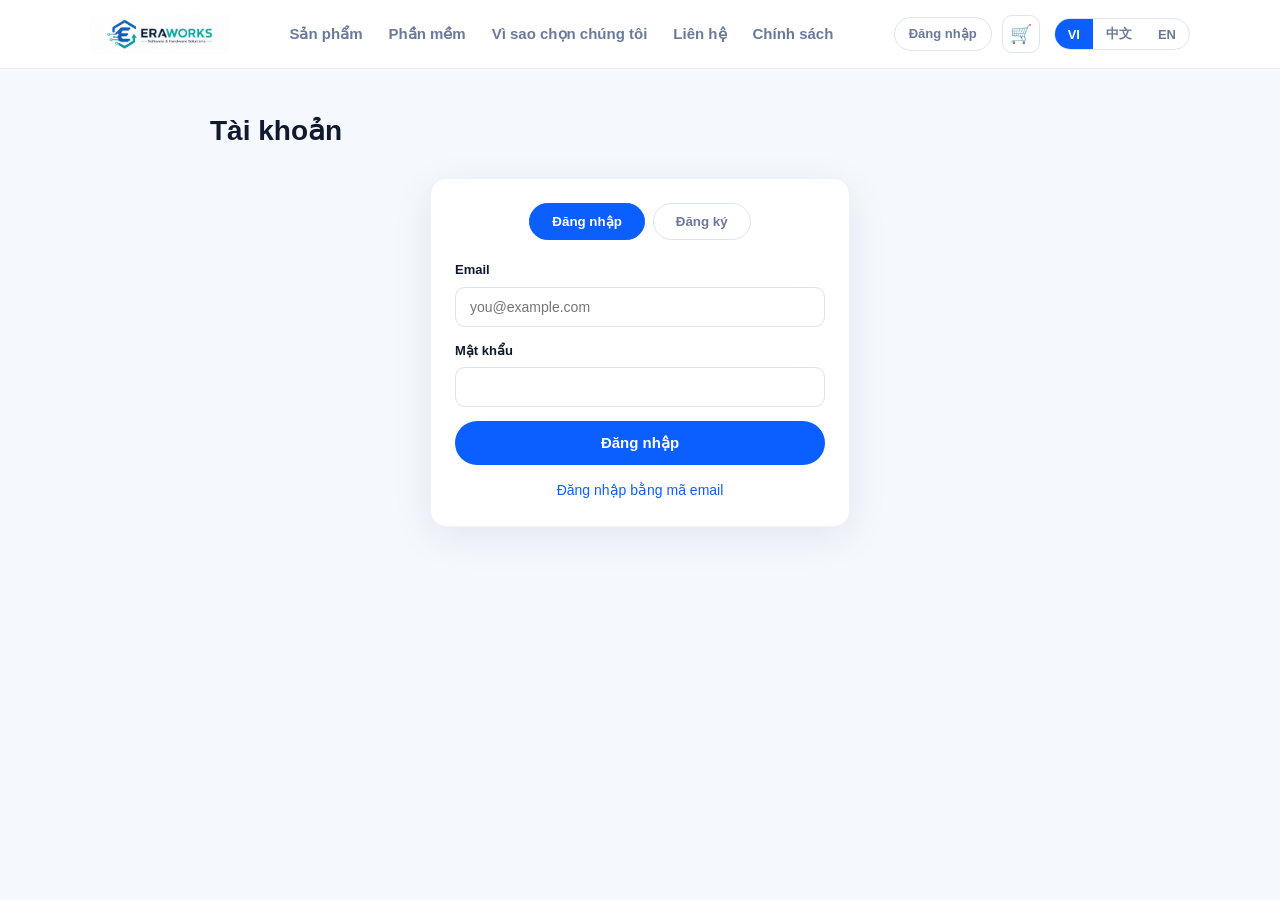
<file: account.html>
<!DOCTYPE html>
<html lang="vi">
<head>
<meta charset="UTF-8">
<meta name="viewport" content="width=device-width, initial-scale=1.0">
<meta name="api-base" content="https://api.eraworks.vn">
<title>Tài khoản — ERAWORKS</title>
<link rel="stylesheet" href="css/site-header.css">
<link rel="stylesheet" href="css/shop.css">
<style>
  :root{--primary:#0b5fff;--primary-dark:#0846bd;--dark:#0f1a2e;--text:#33415c;--muted:#6b7a99;--bg:#f5f8fd;--radius:16px;--shadow:0 10px 40px rgba(15,26,46,.08)}
  *{margin:0;padding:0;box-sizing:border-box}
  body{font-family:"Segoe UI","Helvetica Neue",Arial,"Microsoft YaHei",sans-serif;color:var(--text);background:var(--bg);line-height:1.6}
  a{text-decoration:none;color:inherit}
  .container{max-width:900px;margin:0 auto;padding:0 20px}
  .btn{display:inline-block;padding:13px 30px;border-radius:999px;font-weight:700;font-size:15px;background:var(--primary);color:#fff;border:0;cursor:pointer}
  .btn:hover{background:var(--primary-dark)}
  .btn-outline{background:#fff;border:1.5px solid var(--primary);color:var(--primary)}
  .btn-ghost{background:transparent;border:1px solid #dbe4f0;color:var(--muted)}
  .auth-mode-tabs{display:flex;gap:8px;justify-content:center;margin-bottom:20px}
  .auth-mode-tabs button{padding:10px 22px;border-radius:999px;border:1.5px solid #dbe4f0;background:#fff;color:var(--muted);font-weight:700;cursor:pointer}
  .auth-mode-tabs button.active{background:var(--primary);border-color:var(--primary);color:#fff}
  .auth-switch-link{display:block;text-align:center;margin-top:14px;font-size:14px;color:var(--primary);cursor:pointer}
</style>
</head>
<body>
<header id="siteHeader"></header>

<main class="shop-page">
  <div class="container">
    <h1 id="pageTitle">Tài khoản</h1>
    <div id="authSection" class="shop-card auth-steps"></div>
    <div id="accountSection" style="display:none">
      <div class="shop-tabs">
        <button class="shop-tab active" data-tab="addresses" id="tabAddr">Địa chỉ</button>
        <button class="shop-tab" data-tab="orders" id="tabOrders">Đơn hàng</button>
        <button class="shop-tab" data-tab="profile" id="tabProfile">Hồ sơ</button>
      </div>
      <div id="tabContent"></div>
    </div>
  </div>
</main>

<script type="module">
import { api, formatVnd, getLang, getToken, getStoredUser, setAuth, clearAuth, refreshCartBadge, showToast, qs, updateUserBtn } from './js/api.js';
import { initSiteHeader } from './js/site-header.js';

let lang = getLang();
const T = {
  vi: {
    title:'Tài khoản', login:'Đăng nhập', register:'Đăng ký', email:'Email', password:'Mật khẩu',
    confirmPassword:'Xác nhận mật khẩu', loginBtn:'Đăng nhập', registerBtn:'Đăng ký',
    name:'Họ tên (tuỳ chọn)', sendCode:'Gửi mã', code:'Mã xác minh', verify:'Xác minh',
    devHint:'Mã dev:', logout:'Đăng xuất', useOtp:'Đăng nhập bằng mã email', usePassword:'Đăng nhập bằng mật khẩu',
    pwdMismatch:'Mật khẩu không khớp', pwdShort:'Mật khẩu tối thiểu 6 ký tự', newPassword:'Mật khẩu mới (tuỳ chọn)',
    addresses:'Địa chỉ giao hàng', orders:'Đơn hàng', profile:'Hồ sơ',
    addAddr:'Thêm địa chỉ mới', phone:'Số điện thoại', province:'Tỉnh/Thành', district:'Quận/Huyện',
    ward:'Phường/Xã', detail:'Địa chỉ chi tiết', save:'Lưu', cancel:'Huỷ', default:'Mặc định',
    setDefault:'Đặt mặc định', edit:'Sửa', delete:'Xóa', noOrders:'Chưa có đơn hàng.',
    status:'Trạng thái', pending:'Chờ xử lý', payment:'Thanh toán', bank:'Chuyển khoản ngân hàng',
    vnpay:'VNPAY (QR)', paid:'Đã thanh toán', cancelled:'Đã huỷ', payNow:'Thanh toán ngay'
  },
  zh: {
    title:'账户', login:'登录', register:'注册', email:'邮箱', password:'密码',
    confirmPassword:'确认密码', loginBtn:'登录', registerBtn:'注册',
    name:'姓名（可选）', sendCode:'发送验证码', code:'验证码', verify:'验证',
    devHint:'开发模式验证码：', logout:'退出登录', useOtp:'使用邮箱验证码登录', usePassword:'使用密码登录',
    pwdMismatch:'两次密码不一致', pwdShort:'密码至少 6 位', newPassword:'新密码（可选）',
    addresses:'收货地址', orders:'订单', profile:'个人资料',
    addAddr:'添加新地址', phone:'电话', province:'省/市', district:'区/县',
    ward:'街道/乡', detail:'详细地址', save:'保存', cancel:'取消', default:'默认',
    setDefault:'设为默认', edit:'编辑', delete:'删除', noOrders:'暂无订单。',
    status:'状态', pending:'待处理', payment:'支付', bank:'银行转账',
    vnpay:'VNPAY 扫码', paid:'已支付', cancelled:'已取消', payNow:'立即支付'
  },
  en: {
    title:'Account', login:'Login', register:'Register', email:'Email', password:'Password',
    confirmPassword:'Confirm Password', loginBtn:'Login', registerBtn:'Register',
    name:'Name (optional)', sendCode:'Send Code', code:'Verification Code', verify:'Verify',
    devHint:'Dev code:', logout:'Logout', useOtp:'Login with email code', usePassword:'Login with password',
    pwdMismatch:'Passwords do not match', pwdShort:'Password must be at least 6 characters', newPassword:'New password (optional)',
    addresses:'Shipping Addresses', orders:'Orders', profile:'Profile',
    addAddr:'Add New Address', phone:'Phone', province:'Province/City', district:'District',
    ward:'Ward', detail:'Street Address', save:'Save', cancel:'Cancel', default:'Default',
    setDefault:'Set Default', edit:'Edit', delete:'Delete', noOrders:'No orders yet.',
    status:'Status', pending:'Pending', payment:'Payment', bank:'Bank Transfer',
    vnpay:'VNPAY (QR)', paid:'Paid', cancelled:'Cancelled', payNow:'Pay now'
  }
};
const t = () => T[lang] || T.vi;
const orderStatusLabel = (s) => t()[s] || s;

let authViewMode = 'login';
let currentUser = getStoredUser();
let devCode = '';

function applyPageLang() {
  document.getElementById('pageTitle').textContent = t().title;
  document.getElementById('tabAddr').textContent = t().addresses;
  document.getElementById('tabOrders').textContent = t().orders;
  document.getElementById('tabProfile').textContent = t().profile;
  document.title = `${t().title} — ERAWORKS`;
}

function captureAuthState() {
  const otpPanel = document.getElementById('authOtpPanel');
  const registerPanel = document.getElementById('authRegisterPanel');
  if (otpPanel && otpPanel.style.display !== 'none') {
    return {
      mode: 'otp',
      email: document.getElementById('authEmail')?.value || '',
      name: document.getElementById('authName')?.value || '',
      password: document.getElementById('authPassword')?.value || '',
      code: document.getElementById('authCode')?.value || '',
      otpStep: document.getElementById('step2')?.classList.contains('active') ? 2 : 1,
    };
  }
  if (registerPanel && registerPanel.style.display !== 'none') {
    return {
      mode: 'register',
      email: document.getElementById('regEmail')?.value || '',
      password: document.getElementById('regPassword')?.value || '',
      password2: document.getElementById('regPassword2')?.value || '',
      name: document.getElementById('regName')?.value || '',
    };
  }
  return {
    mode: 'login',
    email: document.getElementById('loginEmail')?.value || '',
    password: document.getElementById('loginPassword')?.value || '',
  };
}

function onLangChange(newLang) {
  lang = newLang;
  applyPageLang();
  if (document.getElementById('accountSection').style.display !== 'none') {
    const activeTab = document.querySelector('.shop-tab.active')?.dataset.tab || 'addresses';
    loadTab(activeTab);
    return;
  }
  if (document.getElementById('authSection').style.display !== 'none') {
    renderAuth(captureAuthState());
  }
}

initSiteHeader({ onLangChange });
applyPageLang();

refreshCartBadge();
function renderAuth(restore = null) {
  authViewMode = restore?.mode || 'login';
  document.getElementById('authSection').style.display = 'block';
  document.getElementById('accountSection').style.display = 'none';
  document.getElementById('authSection').innerHTML = `
    <div class="auth-mode-tabs">
      <button type="button" class="active" data-auth-mode="login">${t().login}</button>
      <button type="button" data-auth-mode="register">${t().register}</button>
    </div>
    <div id="authLoginPanel">
      <div class="form-grid">
        <div class="form-group"><label>${t().email}</label><input type="email" id="loginEmail" placeholder="you@example.com"></div>
        <div class="form-group"><label>${t().password}</label><input type="password" id="loginPassword" autocomplete="current-password"></div>
        <button class="btn" id="loginBtn">${t().loginBtn}</button>
      </div>
      <a class="auth-switch-link" id="showOtpLink">${t().useOtp}</a>
    </div>
    <div id="authRegisterPanel" style="display:none">
      <div class="form-grid">
        <div class="form-group"><label>${t().email}</label><input type="email" id="regEmail" placeholder="you@example.com"></div>
        <div class="form-group"><label>${t().password}</label><input type="password" id="regPassword" autocomplete="new-password"></div>
        <div class="form-group"><label>${t().confirmPassword}</label><input type="password" id="regPassword2" autocomplete="new-password"></div>
        <div class="form-group"><label>${t().name}</label><input type="text" id="regName"></div>
        <button class="btn" id="registerBtn">${t().registerBtn}</button>
      </div>
    </div>
    <div id="authOtpPanel" style="display:none">
      <div class="auth-step active" id="step1">
        <div class="form-grid">
          <div class="form-group"><label>${t().email}</label><input type="email" id="authEmail" placeholder="you@example.com"></div>
          <div class="form-group"><label>${t().name}</label><input type="text" id="authName"></div>
          <div class="form-group"><label>${t().password}</label><input type="password" id="authPassword" autocomplete="new-password"></div>
          <button class="btn" id="sendCodeBtn">${t().sendCode}</button>
        </div>
      </div>
      <div class="auth-step" id="step2">
        <div class="form-grid">
          <p style="font-size:14px;color:var(--muted);margin-bottom:4px" id="emailHint"></p>
          <div class="form-group"><label>${t().code}</label><input type="text" id="authCode" class="otp-input" maxlength="6" placeholder="000000"></div>
          <p id="devCodeHint" style="font-size:13px;color:#e8720c;display:none"></p>
          <button class="btn" id="verifyBtn">${t().verify}</button>
          <button class="btn btn-ghost" id="backBtn">${t().cancel}</button>
        </div>
      </div>
      <a class="auth-switch-link" id="showPasswordLink">${t().usePassword}</a>
    </div>`;

  const loginPanel = document.getElementById('authLoginPanel');
  const registerPanel = document.getElementById('authRegisterPanel');
  const otpPanel = document.getElementById('authOtpPanel');
  const modeTabs = document.querySelectorAll('[data-auth-mode]');

  function setAuthMode(mode) {
    authViewMode = mode;
    modeTabs.forEach(b => b.classList.toggle('active', b.dataset.authMode === mode));
    loginPanel.style.display = mode === 'login' ? 'block' : 'none';
    registerPanel.style.display = mode === 'register' ? 'block' : 'none';
    otpPanel.style.display = 'none';
  }

  modeTabs.forEach(btn => {
    btn.onclick = () => setAuthMode(btn.dataset.authMode);
  });

  document.getElementById('showOtpLink').onclick = (e) => {
    e.preventDefault();
    authViewMode = 'otp';
    loginPanel.style.display = 'none';
    registerPanel.style.display = 'none';
    otpPanel.style.display = 'block';
    modeTabs.forEach(b => b.classList.remove('active'));
  };

  document.getElementById('showPasswordLink').onclick = (e) => {
    e.preventDefault();
    setAuthMode('login');
  };

  if (restore) {
    if (restore.mode === 'register') {
      setAuthMode('register');
      document.getElementById('regEmail').value = restore.email || '';
      document.getElementById('regPassword').value = restore.password || '';
      document.getElementById('regPassword2').value = restore.password2 || '';
      document.getElementById('regName').value = restore.name || '';
    } else if (restore.mode === 'otp') {
      authViewMode = 'otp';
      loginPanel.style.display = 'none';
      registerPanel.style.display = 'none';
      otpPanel.style.display = 'block';
      modeTabs.forEach(b => b.classList.remove('active'));
      document.getElementById('authEmail').value = restore.email || '';
      document.getElementById('authName').value = restore.name || '';
      document.getElementById('authPassword').value = restore.password || '';
      if (restore.otpStep === 2) {
        document.getElementById('emailHint').textContent = restore.email || '';
        document.getElementById('authCode').value = restore.code || '';
        document.getElementById('step1').classList.remove('active');
        document.getElementById('step2').classList.add('active');
        if (devCode) {
          const hint = document.getElementById('devCodeHint');
          hint.style.display = 'block';
          hint.textContent = `${t().devHint} ${devCode}`;
        }
      }
    } else {
      setAuthMode('login');
      document.getElementById('loginEmail').value = restore.email || '';
      document.getElementById('loginPassword').value = restore.password || '';
    }
  }

  async function afterAuth(res) {
    setAuth(res.token, res.user);
    currentUser = res.user;
    showToast(lang === 'zh' ? '登录成功' : lang === 'en' ? 'Logged in' : 'Đăng nhập thành công', 'success');
    const ret = qs('return');
    if (ret) { location.href = ret; return; }
    renderAccount();
    updateUserBtn();
  }

  document.getElementById('loginBtn').onclick = async () => {
    const email = document.getElementById('loginEmail').value.trim();
    const password = document.getElementById('loginPassword').value;
    if (!email || !password) return showToast(t().email, 'error');
    try {
      const res = await api.login(email, password);
      await afterAuth(res);
    } catch (e) { showToast(e.message, 'error'); }
  };

  document.getElementById('registerBtn').onclick = async () => {
    const email = document.getElementById('regEmail').value.trim();
    const password = document.getElementById('regPassword').value;
    const password2 = document.getElementById('regPassword2').value;
    const name = document.getElementById('regName').value.trim() || null;
    if (!email) return showToast(t().email, 'error');
    if (password.length < 6) return showToast(t().pwdShort, 'error');
    if (password !== password2) return showToast(t().pwdMismatch, 'error');
    try {
      const res = await api.register(email, password, name);
      await afterAuth(res);
    } catch (e) { showToast(e.message, 'error'); }
  };

  document.getElementById('sendCodeBtn').onclick = async () => {
    const email = document.getElementById('authEmail').value.trim();
    if (!email) return showToast(t().email, 'error');
    try {
      const res = await api.sendCode(email);
      devCode = res.devCode || '';
      document.getElementById('emailHint').textContent = email;
      document.getElementById('step1').classList.remove('active');
      document.getElementById('step2').classList.add('active');
      if (devCode) {
        const hint = document.getElementById('devCodeHint');
        hint.style.display = 'block';
        hint.textContent = `${t().devHint} ${devCode}`;
      }
      showToast(lang === 'zh' ? '验证码已发送' : lang === 'en' ? 'Code sent' : 'Đã gửi mã', 'success');
    } catch (e) { showToast(e.message, 'error'); }
  };

  document.getElementById('backBtn').onclick = () => {
    document.getElementById('step2').classList.remove('active');
    document.getElementById('step1').classList.add('active');
  };

  document.getElementById('verifyBtn').onclick = async () => {
    const email = document.getElementById('authEmail').value.trim();
    const code = document.getElementById('authCode').value.trim();
    const name = document.getElementById('authName').value.trim() || null;
    const password = document.getElementById('authPassword').value || null;
    if (!code) return showToast(t().code, 'error');
    if (password && password.length < 6) return showToast(t().pwdShort, 'error');
    try {
      const res = await api.verify(email, code, name, password);
      await afterAuth(res);
    } catch (e) { showToast(e.message, 'error'); }
  };

  updateUserBtn();
}

function renderAccount() {
  document.getElementById('authSection').style.display = 'none';
  document.getElementById('accountSection').style.display = 'block';
  updateUserBtn();

  document.querySelectorAll('.shop-tab').forEach(tab => {
    tab.onclick = () => {
      document.querySelectorAll('.shop-tab').forEach(x => x.classList.remove('active'));
      tab.classList.add('active');
      loadTab(tab.dataset.tab);
    };
  });

  const initTab = qs('tab') || 'addresses';
  document.querySelector(`.shop-tab[data-tab="${initTab}"]`)?.click() || loadTab('addresses');
}

async function loadTab(tab) {
  const el = document.getElementById('tabContent');
  if (tab === 'addresses') await loadAddresses(el);
  else if (tab === 'orders') await loadOrders(el);
  else if (tab === 'profile') loadProfile(el);
}

async function loadAddresses(el) {
  el.innerHTML = '<div class="shop-empty">...</div>';
  try {
    const { addresses } = await api.addresses();
    el.innerHTML = `
      <div class="shop-card">
        <div style="display:flex;justify-content:space-between;align-items:center;margin-bottom:16px">
          <h3 style="color:var(--dark)">${t().addresses}</h3>
          <button class="btn btn-outline btn-sm" id="showAddrForm">${t().addAddr}</button>
        </div>
        <div class="address-list" id="addrList">
          ${(addresses || []).map(a => `
            <div class="address-card ${a.is_default ? 'default' : ''}" data-id="${a.id}">
              ${a.is_default ? `<span class="tag-default">${t().default}</span>` : ''}
              <p><b>${a.name}</b> · ${a.phone}</p>
              <p>${a.detail}${a.ward ? ', ' + a.ward : ''}, ${a.district}, ${a.province}</p>
              <div class="address-actions">
                ${!a.is_default ? `<button class="btn-default">${t().setDefault}</button>` : ''}
                <button class="btn-edit">${t().edit}</button>
                <button class="btn-delete" style="color:#e53e3e">${t().delete}</button>
              </div>
            </div>
          `).join('') || `<p class="shop-empty">${t().addAddr}</p>`}
        </div>
        <div id="addrFormWrap" style="display:none;margin-top:20px;padding-top:20px;border-top:1px solid #eef2f9"></div>
      </div>`;

    document.getElementById('showAddrForm').onclick = () => showAddressForm();
    el.querySelectorAll('.address-card').forEach(card => {
      const id = card.dataset.id;
      card.querySelector('.btn-default')?.addEventListener('click', async () => {
        await api.setDefaultAddress(id);
        loadTab('addresses');
      });
      card.querySelector('.btn-edit')?.addEventListener('click', () => showAddressForm(id, addresses.find(a => a.id === id)));
      card.querySelector('.btn-delete')?.addEventListener('click', async () => {
        if (!confirm('OK?')) return;
        await api.deleteAddress(id);
        loadTab('addresses');
      });
    });
  } catch (e) { el.innerHTML = `<div class="shop-empty">${e.message}</div>`; }
}

function showAddressForm(editId = null, data = null) {
  const wrap = document.getElementById('addrFormWrap');
  wrap.style.display = 'block';
  wrap.innerHTML = `
    <div class="form-grid">
      <div class="form-row-2">
        <div class="form-group"><label>${t().name}</label><input id="fName" value="${data?.name || ''}"></div>
        <div class="form-group"><label>${t().phone}</label><input id="fPhone" value="${data?.phone || ''}"></div>
      </div>
      <div class="form-row-2">
        <div class="form-group"><label>${t().province}</label><input id="fProvince" value="${data?.province || ''}"></div>
        <div class="form-group"><label>${t().district}</label><input id="fDistrict" value="${data?.district || ''}"></div>
      </div>
      <div class="form-group"><label>${t().ward}</label><input id="fWard" value="${data?.ward || ''}"></div>
      <div class="form-group"><label>${t().detail}</label><input id="fDetail" value="${data?.detail || ''}"></div>
      <div class="form-actions">
        <button class="btn" id="saveAddr">${t().save}</button>
        <button class="btn btn-ghost" id="cancelAddr">${t().cancel}</button>
      </div>
    </div>`;

  document.getElementById('cancelAddr').onclick = () => { wrap.style.display = 'none'; };
  document.getElementById('saveAddr').onclick = async () => {
    const payload = {
      name: document.getElementById('fName').value.trim(),
      phone: document.getElementById('fPhone').value.trim(),
      province: document.getElementById('fProvince').value.trim(),
      district: document.getElementById('fDistrict').value.trim(),
      ward: document.getElementById('fWard').value.trim() || null,
      detail: document.getElementById('fDetail').value.trim(),
      is_default: !editId
    };
    try {
      if (editId) await api.updateAddress(editId, payload);
      else await api.createAddress(payload);
      showToast(t().save, 'success');
      loadTab('addresses');
    } catch (e) { showToast(e.message, 'error'); }
  };
}

async function loadOrders(el) {
  el.innerHTML = '<div class="shop-empty">...</div>';
  try {
    const { orders } = await api.orders();
    if (!orders?.length) {
      el.innerHTML = `<div class="shop-card shop-empty">${t().noOrders}</div>`;
      return;
    }
    el.innerHTML = orders.map(o => `
      <div class="shop-card">
        <div style="display:flex;justify-content:space-between;margin-bottom:12px;flex-wrap:wrap;gap:8px">
          <b>#${o.id.slice(0, 8).toUpperCase()}</b>
          <span style="color:var(--muted);font-size:13px">${new Date(o.created_at).toLocaleString()}</span>
        </div>
        <p style="font-size:14px;margin-bottom:8px">${t().status}: <b>${orderStatusLabel(o.status)}</b> · ${t().payment}: ${o.payment_method === 'vnpay' ? t().vnpay : t().bank}${o.status === 'pending' && o.payment_method === 'vnpay' ? ` · <a href="payment-result.html?order=${o.id}">${t().payNow}</a>` : ''}</p>
        ${(o.items || []).map(i => `<p style="font-size:14px;color:var(--muted)">${i.product_name} × ${i.quantity} — ${formatVnd(i.price * i.quantity)}</p>`).join('')}
        <p style="margin-top:12px;font-weight:800;color:var(--primary)">${formatVnd(o.total_amount)}</p>
      </div>
    `).join('');
  } catch (e) { el.innerHTML = `<div class="shop-empty">${e.message}</div>`; }
}

function loadProfile(el) {
  el.innerHTML = `
    <div class="shop-card">
      <p style="margin-bottom:12px"><b>Email:</b> ${currentUser?.email || ''}</p>
      <div class="form-group" style="max-width:360px">
        <label>${t().name}</label>
        <input id="profileName" value="${currentUser?.name || ''}">
      </div>
      <div class="form-group" style="max-width:360px">
        <label>${t().newPassword}</label>
        <input type="password" id="profilePassword" autocomplete="new-password">
      </div>
      <div class="form-actions">
        <button class="btn" id="saveProfile">${t().save}</button>
        <button class="btn btn-ghost" id="logoutBtn">${t().logout}</button>
      </div>
    </div>`;

  document.getElementById('saveProfile').onclick = async () => {
    const name = document.getElementById('profileName').value.trim();
    const password = document.getElementById('profilePassword').value;
    if (password && password.length < 6) return showToast(t().pwdShort, 'error');
    try {
      const res = await api.updateProfile(name || null, password || null);
      currentUser = res.user;
      setAuth(getToken(), res.user);
      if (password) document.getElementById('profilePassword').value = '';
      showToast(t().save, 'success');
    } catch (e) { showToast(e.message, 'error'); }
  };

  document.getElementById('logoutBtn').onclick = () => {
    clearAuth();
    currentUser = null;
    updateUserBtn();
    renderAuth();
    refreshCartBadge();
  };
}

if (getToken()) {
  document.getElementById('authSection').style.display = 'block';
  document.getElementById('authSection').innerHTML = '<div class="shop-empty">...</div>';
  api.me().then(res => {
    currentUser = res.user;
    setAuth(getToken(), res.user);
    renderAccount();
  }).catch(() => {
    clearAuth();
    currentUser = null;
    updateUserBtn();
    renderAuth();
  });
} else {
  renderAuth();
}
</script>
<style>.btn-sm{padding:10px 18px;font-size:14px}</style>
</body>
</html>
</file>
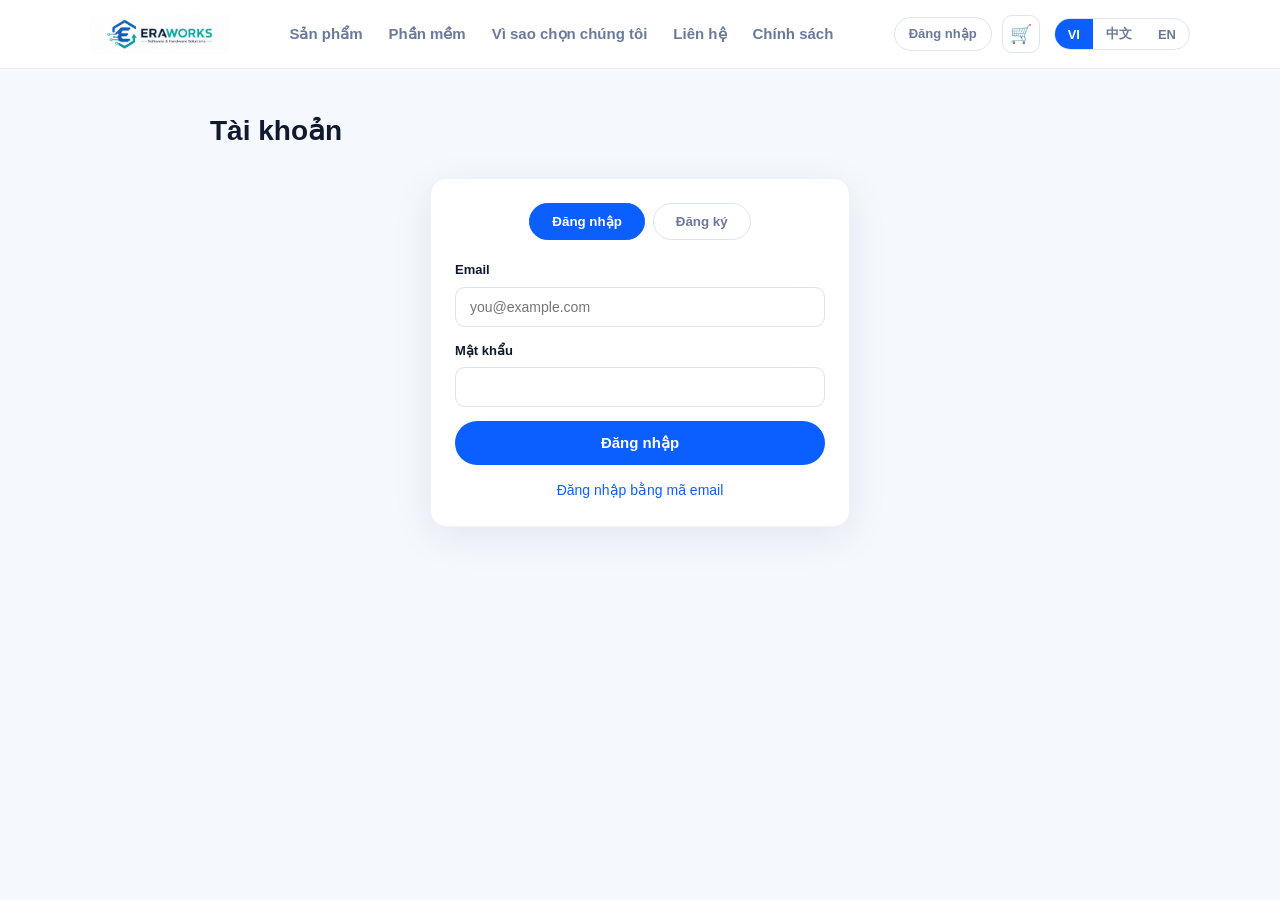
<file: cart.html>
<!DOCTYPE html>
<html lang="vi">
<head>
<meta charset="UTF-8">
<meta name="viewport" content="width=device-width, initial-scale=1.0">
<meta name="api-base" content="https://api.eraworks.vn">
<title>Giỏ hàng — ERAWORKS</title>
<link rel="stylesheet" href="css/site-header.css">
<link rel="stylesheet" href="css/shop.css">
<style>
  :root{--primary:#0b5fff;--primary-dark:#0846bd;--dark:#0f1a2e;--text:#33415c;--muted:#6b7a99;--bg:#f5f8fd;--white:#fff;--radius:16px;--shadow:0 10px 40px rgba(15,26,46,.08)}
  *{margin:0;padding:0;box-sizing:border-box}
  body{font-family:"Segoe UI","Helvetica Neue",Arial,"Microsoft YaHei",sans-serif;color:var(--text);background:var(--bg);line-height:1.6}
  a{text-decoration:none;color:inherit}
  .container{max-width:900px;margin:0 auto;padding:0 20px}
</style>
</head>
<body>
<header id="siteHeader"></header>

<main class="shop-page">
  <div class="container">
    <h1 id="pageTitle">Giỏ hàng</h1>
    <div id="cartContent" class="shop-card">
      <div class="shop-empty">Đang tải...</div>
    </div>
  </div>
</main>

<script type="module">
import { api, formatVnd, productName, getLang, requireAuth, refreshCartBadge, showToast } from './js/api.js';
import { initSiteHeader } from './js/site-header.js';

const I18N = {
  vi: { title:'Giỏ hàng', pageTitle:'Giỏ hàng — ERAWORKS', empty:'Giỏ hàng trống.', shop:'Mua sắm', continueShop:'Tiếp tục mua sắm', total:'Tổng cộng:', checkout:'Thanh toán', remove:'Xóa', removed:'Đã xóa' },
  zh: { title:'购物车', pageTitle:'购物车 — 新纪元科技', empty:'购物车为空。', shop:'去购物', continueShop:'继续购买', total:'合计：', checkout:'去结算', remove:'删除', removed:'已删除' },
  en: { title:'Shopping Cart', pageTitle:'Shopping Cart — ERAWORKS', empty:'Your cart is empty.', shop:'Continue shopping', continueShop:'Continue shopping', total:'Total:', checkout:'Checkout', remove:'Remove', removed:'Removed' }
};

let lang = getLang();
let cartCache = null;
const t = () => I18N[lang] || I18N.vi;

function applyPageLang() {
  document.getElementById('pageTitle').textContent = t().title;
  document.title = t().pageTitle;
}

function onLangChange(newLang) {
  lang = newLang;
  applyPageLang();
  if (cartCache) renderCart(cartCache);
}

initSiteHeader({ onLangChange });

if (!requireAuth()) throw new Error('auth');

function renderCart(data) {
  const el = document.getElementById('cartContent');
  if (!data.items?.length) {
    el.innerHTML = `<div class="shop-empty">${t().empty} <a href="index.html#products">${t().shop}</a></div>`;
    return;
  }
  el.innerHTML = `
    <div class="cart-list">
      ${data.items.map(item => `
        <div class="cart-item" data-id="${item.id}">
          <img src="${item.image || 'img/logo.png'}" alt="">
          <div>
            <h4>${productName(item, lang)}</h4>
            <div class="sub">${formatVnd(item.price)}</div>
            <div class="qty-control">
              <button type="button" class="qty-minus">−</button>
              <input type="number" class="qty-input" value="${item.quantity}" min="1" max="99">
              <button type="button" class="qty-plus">+</button>
            </div>
          </div>
          <div class="cart-item-right">
            <div class="price">${formatVnd(item.price * item.quantity)}</div>
            <button class="link-danger btn-remove">${t().remove}</button>
          </div>
        </div>
      `).join('')}
    </div>
    <div class="cart-summary">
      <div class="total">${t().total} <span>${formatVnd(data.total)}</span></div>
      <div class="cart-summary-btns">
        <a href="index.html#products" class="btn btn-outline">${t().continueShop}</a>
        <a href="checkout.html" class="btn btn-primary">${t().checkout}</a>
      </div>
    </div>`;

  el.querySelectorAll('.cart-item').forEach(row => {
    const id = row.dataset.id;
    const input = row.querySelector('.qty-input');
    const update = async (qty) => {
      qty = Math.max(1, Math.min(99, qty));
      input.value = qty;
      try {
        await api.updateCartItem(id, qty);
        await loadCart();
      } catch (e) { showToast(e.message, 'error'); }
    };
    row.querySelector('.qty-minus').onclick = () => update(parseInt(input.value, 10) - 1);
    row.querySelector('.qty-plus').onclick = () => update(parseInt(input.value, 10) + 1);
    input.onchange = () => update(parseInt(input.value, 10) || 1);
    row.querySelector('.btn-remove').onclick = async () => {
      try {
        await api.removeCartItem(id);
        showToast(t().removed, 'success');
        await loadCart();
      } catch (e) { showToast(e.message, 'error'); }
    };
  });
}

async function loadCart() {
  const el = document.getElementById('cartContent');
  try {
    const data = await api.cart();
    cartCache = data;
    refreshCartBadge();
    renderCart(data);
  } catch (e) {
    el.innerHTML = `<div class="shop-empty">${e.message}</div>`;
  }
}

applyPageLang();
loadCart();
</script>
<style>
.btn{display:inline-block;padding:13px 30px;border-radius:999px;font-weight:700;font-size:15px;background:var(--primary);color:#fff;border:0;cursor:pointer;text-align:center}
.btn-primary:hover{background:var(--primary-dark)}
.btn-outline{background:#fff;border:1.5px solid var(--primary);color:var(--primary)}
.btn-outline:hover{background:#eef4ff}
.cart-summary-btns{display:flex;gap:10px;flex-wrap:wrap}
</style>
</body>
</html>
</file>
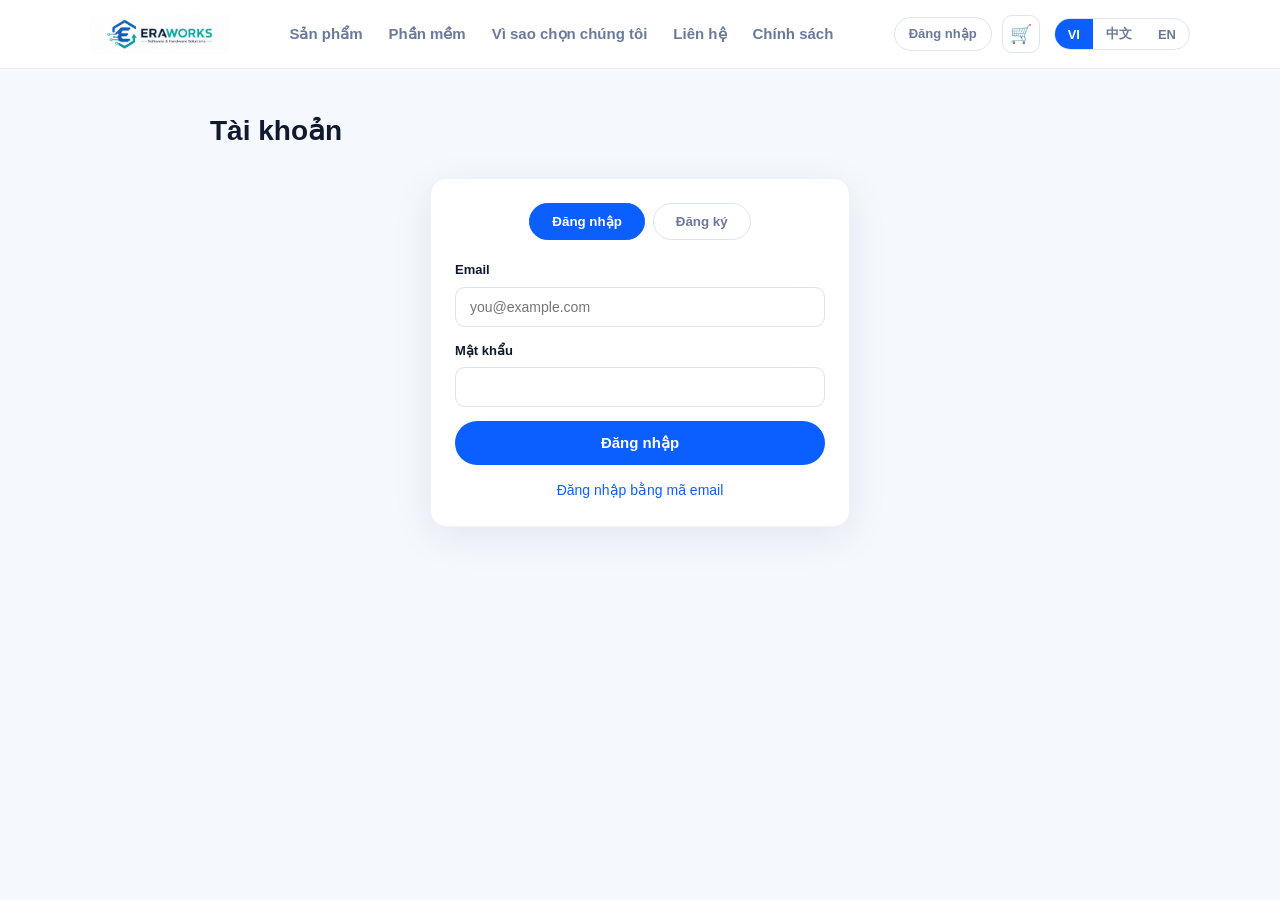
<file: checkout.html>
<!DOCTYPE html>
<html lang="vi">
<head>
<meta charset="UTF-8">
<meta name="viewport" content="width=device-width, initial-scale=1.0">
<meta name="api-base" content="https://api.eraworks.vn">
<title>Thanh toán — ERAWORKS</title>
<link rel="stylesheet" href="css/site-header.css">
<link rel="stylesheet" href="css/shop.css">
<style>
  :root{--primary:#0b5fff;--primary-dark:#0846bd;--dark:#0f1a2e;--text:#33415c;--muted:#6b7a99;--bg:#f5f8fd;--radius:16px;--shadow:0 10px 40px rgba(15,26,46,.08)}
  *{margin:0;padding:0;box-sizing:border-box}
  body{font-family:"Segoe UI","Helvetica Neue",Arial,"Microsoft YaHei",sans-serif;color:var(--text);background:var(--bg);line-height:1.6}
  a{text-decoration:none;color:inherit}
  .container{max-width:1000px;margin:0 auto;padding:0 20px}
  .btn{display:inline-block;padding:13px 30px;border-radius:999px;font-weight:700;font-size:15px;background:var(--primary);color:#fff;border:0;cursor:pointer}
  .btn:hover{background:var(--primary-dark)}
  .btn-outline{background:#fff;border:1.5px solid var(--primary);color:var(--primary)}
  .btn-outline:hover{background:#eef4ff}
  .checkout-actions{display:flex;flex-direction:column;gap:10px;margin-top:20px}
  .bank-info{margin-top:16px;padding:16px;border-radius:12px;background:#f5f9ff;border:1px solid #dbeafe;font-size:14px;line-height:1.7}
  .bank-info h4{font-size:13px;font-weight:800;color:var(--primary);margin-bottom:10px;text-transform:uppercase;letter-spacing:.3px}
  .bank-info p{margin-bottom:6px;color:var(--text)}
  .bank-info p:last-child{margin-bottom:0}
  .bank-info b{color:var(--dark);font-weight:700}
</style>
</head>
<body>
<header id="siteHeader"></header>

<main class="shop-page">
  <div class="container">
    <h1 id="pageTitle">Thanh toán</h1>
    <div id="checkoutView"></div>
  </div>
</main>

<script type="module">
import { api, formatVnd, productName, getLang, requireAuth, refreshCartBadge, showToast } from './js/api.js';
import { initSiteHeader } from './js/site-header.js';

let lang = getLang();
const BANK_ACCOUNT = {
  name: 'Công ty TNHH Công nghệ Tân Kỷ Nguyên',
  number: '1069683613',
  bank: 'Ngân hàng TMCP Ngoại thương Việt Nam (Vietcombank)',
};

const I18N = {
  vi: {
    title:'Thanh toán', pageTitle:'Thanh toán — ERAWORKS', addr:'Địa chỉ giao hàng', noAddr:'Chưa có địa chỉ.', addAddr:'Thêm địa chỉ',
    payment:'Phương thức thanh toán', bank:'Chuyển khoản ngân hàng', bankDesc:'Chuyển khoản theo thông tin công ty, đơn hàng xử lý sau khi xác nhận.',
    vnpay:'VNPAY — Thanh toán trực tuyến', vnpayDesc:'Đơn hàng được xác nhận ngay sau khi thanh toán thành công.',
    redirecting:'Đang chuyển tới VNPAY...',
    vnpQr:'Quét mã QR', vnpQrDesc:'Dùng app ngân hàng hoặc ví điện tử',
    vnpBank:'Thẻ ATM / Tài khoản ngân hàng nội địa', vnpBankDesc:'Nhập thông tin thẻ nội địa',
    vnpIntl:'Thẻ quốc tế', vnpIntlDesc:'Visa, MasterCard, JCB, AMEX',
    bankInfoTitle:'Thông tin tài khoản nhận', acctName:'Tên tài khoản', acctNo:'Số tài khoản', acctBank:'Ngân hàng',
    transferHint:'Vui lòng chuyển khoản đúng số tiền và ghi mã đơn hàng {orderId} vào nội dung chuyển khoản.',
    note:'Ghi chú', orderSummary:'Đơn hàng', total:'Tổng cộng', place:'Đặt hàng', continueShop:'Tiếp tục mua sắm',
    success:'Đặt hàng thành công!', orderNo:'Mã đơn:', backHome:'Về trang chủ', viewOrders:'Xem đơn hàng',
    manageAddr:'Quản lý địa chỉ', defaultAddr:'Mặc định'
  },
  zh: {
    title:'结算', pageTitle:'结算 — 新纪元科技', addr:'收货地址', noAddr:'暂无地址。', addAddr:'添加地址',
    payment:'支付方式', bank:'银行转账', bankDesc:'请转账至以下公司账户，确认到账后处理订单。',
    vnpay:'VNPAY — 在线支付', vnpayDesc:'支付成功后订单立即确认。',
    redirecting:'正在跳转至 VNPAY...',
    vnpQr:'扫描二维码', vnpQrDesc:'使用银行 App 或电子钱包扫码',
    vnpBank:'越南国内银行卡 / 账户', vnpBankDesc:'填写国内卡信息支付',
    vnpIntl:'国际信用卡', vnpIntlDesc:'Visa、MasterCard、JCB、AMEX',
    bankInfoTitle:'收款账户信息', acctName:'账户名称', acctNo:'账号', acctBank:'开户银行',
    transferHint:'请转账准确金额，并在转账备注中填写订单号 {orderId}。',
    note:'备注', orderSummary:'订单摘要', total:'合计', place:'提交订单', continueShop:'继续购买',
    success:'下单成功！', orderNo:'订单号：', backHome:'返回首页', viewOrders:'查看订单',
    manageAddr:'管理地址', defaultAddr:'默认'
  },
  en: {
    title:'Checkout', pageTitle:'Checkout — ERAWORKS', addr:'Shipping Address', noAddr:'No address yet.', addAddr:'Add address',
    payment:'Payment Method', bank:'Bank Transfer', bankDesc:'Please transfer to the company account below; your order will be processed after confirmation.',
    vnpay:'VNPAY — Online Payment', vnpayDesc:'Your order is confirmed immediately after successful payment.',
    redirecting:'Redirecting to VNPAY...',
    vnpQr:'Scan QR code', vnpQrDesc:'Use your banking app or e-wallet',
    vnpBank:'Domestic ATM card / bank account', vnpBankDesc:'Enter your domestic card details',
    vnpIntl:'International card', vnpIntlDesc:'Visa, MasterCard, JCB, AMEX',
    bankInfoTitle:'Payment Account Details', acctName:'Account name', acctNo:'Account number', acctBank:'Bank',
    transferHint:'Please transfer the exact amount and include order ID {orderId} in the transfer note.',
    note:'Note', orderSummary:'Order Summary', total:'Total', place:'Place Order', continueShop:'Continue shopping',
    success:'Order placed successfully!', orderNo:'Order ID:', backHome:'Back to home', viewOrders:'View orders',
    manageAddr:'Manage addresses', defaultAddr:'Default'
  }
};

function getText() {
  return I18N[lang] || I18N.vi;
}

let cartData = null;
let addresses = [];
let selectedAddressId = null;
let selectedPayment = 'vnpay';
let selectedBankCode = 'VNPAYQR';
let orderComplete = false;

function applyPageLang() {
  document.getElementById('pageTitle').textContent = getText().title;
  document.title = getText().pageTitle;
}

function onLangChange(newLang) {
  lang = newLang;
  applyPageLang();
  if (cartData && !orderComplete) render();
}

initSiteHeader({ onLangChange });

if (!requireAuth()) throw new Error('auth');

async function init() {
  refreshCartBadge();
  try {
    const [cart, addrRes] = await Promise.all([api.cart(), api.addresses()]);
    cartData = cart;
    addresses = addrRes.addresses || [];
    selectedAddressId = addresses.find(a => a.is_default)?.id || addresses[0]?.id || null;
    if (!cartData.items?.length) {
      location.href = 'cart.html';
      return;
    }
    applyPageLang();
    render();
  } catch (e) {
    document.getElementById('checkoutView').innerHTML = `<div class="shop-card shop-empty">${e.message}</div>`;
  }
}

function renderAddressOptions() {
  const tx = getText();
  if (!addresses.length) {
    return `<p>${tx.noAddr} <a href="account.html?tab=addresses">${tx.addAddr}</a></p>`;
  }
  return addresses.map(a => `
    <label class="payment-option" style="margin-bottom:8px">
      <input type="radio" name="address" value="${a.id}" ${a.id === selectedAddressId ? 'checked' : ''}>
      <div>
        <b>${a.name} · ${a.phone}</b>
        <span>${a.detail}, ${a.ward ? a.ward + ', ' : ''}${a.district}, ${a.province}</span>
        ${a.is_default ? `<span style="color:var(--primary);font-size:12px;font-weight:700"> ✓ ${tx.defaultAddr}</span>` : ''}
      </div>
    </label>
  `).join('') + `<p style="margin-top:8px"><a href="account.html?tab=addresses">${tx.manageAddr}</a></p>`;
}

function renderBankInfo(extraHint) {
  const tx = getText();
  return `
    <div class="bank-info">
      <h4>${tx.bankInfoTitle}</h4>
      <p>${tx.acctName}: <b>${BANK_ACCOUNT.name}</b></p>
      <p>${tx.acctNo}: <b>${BANK_ACCOUNT.number}</b></p>
      <p>${tx.acctBank}: <b>${BANK_ACCOUNT.bank}</b></p>
      ${extraHint ? `<p style="margin-top:10px;color:var(--muted);font-size:13px">${extraHint}</p>` : ''}
    </div>`;
}

function render() {
  const tx = getText();
  const noteValue = document.getElementById('orderNote')?.value || '';
  document.getElementById('checkoutView').innerHTML = `
    <div class="checkout-grid">
      <div>
        <div class="shop-card">
          <h3 style="margin-bottom:16px;color:var(--dark)">${tx.addr}</h3>
          <div id="addressList">${renderAddressOptions()}</div>
        </div>
        <div class="shop-card">
          <h3 style="margin-bottom:16px;color:var(--dark)">${tx.payment}</h3>
          <div class="payment-options">
            <label class="payment-option" style="margin-bottom:8px">
              <input type="radio" name="payment" value="vnpay" ${selectedPayment === 'vnpay' ? 'checked' : ''}>
              <div><b>${tx.vnpay}</b><span>${tx.vnpayDesc}</span></div>
            </label>
            <div id="vnpMethods" style="display:${selectedPayment === 'vnpay' ? 'block' : 'none'};margin:-4px 0 8px 26px">
              ${[['VNPAYQR', tx.vnpQr, tx.vnpQrDesc], ['VNBANK', tx.vnpBank, tx.vnpBankDesc], ['INTCARD', tx.vnpIntl, tx.vnpIntlDesc]].map(([code, name, desc]) => `
                <label class="payment-option" style="margin-bottom:6px;padding:10px 14px">
                  <input type="radio" name="bankCode" value="${code}" ${selectedBankCode === code ? 'checked' : ''}>
                  <div><b style="font-size:14px">${name}</b><span style="font-size:12px">${desc}</span></div>
                </label>`).join('')}
            </div>
            <label class="payment-option">
              <input type="radio" name="payment" value="bank_transfer" ${selectedPayment === 'bank_transfer' ? 'checked' : ''}>
              <div><b>${tx.bank}</b><span>${tx.bankDesc}</span></div>
            </label>
          </div>
          <div id="bankInfoBox" style="display:${selectedPayment === 'bank_transfer' ? 'block' : 'none'}">${renderBankInfo()}</div>
        </div>
        <div class="shop-card">
          <div class="form-group">
            <label>${tx.note}</label>
            <textarea id="orderNote" rows="3" placeholder="">${noteValue}</textarea>
          </div>
        </div>
      </div>
      <div class="shop-card">
        <h3 style="margin-bottom:16px;color:var(--dark)">${tx.orderSummary}</h3>
        ${cartData.items.map(i => `
          <div style="display:flex;justify-content:space-between;margin-bottom:10px;font-size:14px">
            <span>${productName(i, lang)} × ${i.quantity}</span>
            <span>${formatVnd(i.price * i.quantity)}</span>
          </div>
        `).join('')}
        <div class="cart-summary" style="border-top:2px solid #eef2f9;margin-top:12px">
          <div class="total">${tx.total}: <span>${formatVnd(cartData.total)}</span></div>
        </div>
        <div class="checkout-actions">
          <button class="btn" style="width:100%" id="placeOrderBtn">${tx.place}</button>
          <a href="index.html#products" class="btn btn-outline" style="width:100%;text-align:center">${tx.continueShop}</a>
        </div>
      </div>
    </div>`;

  document.querySelectorAll('input[name="address"]').forEach(r => {
    r.onchange = () => { selectedAddressId = r.value; };
  });

  document.querySelectorAll('input[name="payment"]').forEach(r => {
    r.onchange = () => {
      selectedPayment = r.value;
      document.getElementById('bankInfoBox').style.display = r.value === 'bank_transfer' ? 'block' : 'none';
      document.getElementById('vnpMethods').style.display = r.value === 'vnpay' ? 'block' : 'none';
    };
  });

  document.querySelectorAll('input[name="bankCode"]').forEach(r => {
    r.onchange = () => { selectedBankCode = r.value; };
  });

  document.getElementById('placeOrderBtn').onclick = placeOrder;
}

async function placeOrder() {
  const tx = getText();
  const payment = document.querySelector('input[name="payment"]:checked')?.value || selectedPayment;
  const note = document.getElementById('orderNote')?.value?.trim() || null;
  const addrId = document.querySelector('input[name="address"]:checked')?.value || selectedAddressId;

  if (!addrId) {
    showToast(tx.noAddr, 'error');
    return;
  }

  const btn = document.getElementById('placeOrderBtn');
  btn.disabled = true;
  try {
    const bankCode = document.querySelector('input[name="bankCode"]:checked')?.value || selectedBankCode;
    const result = await api.checkout(addrId, payment, note, lang, payment === 'vnpay' ? bankCode : null);

    if (payment === 'vnpay') {
      if (!result.payment_url) throw new Error('Missing payment URL');
      orderComplete = true;
      btn.textContent = tx.redirecting;
      refreshCartBadge();
      location.href = result.payment_url;
      return;
    }

    orderComplete = true;
    refreshCartBadge();
    const orderId = result.order.id.slice(0, 8).toUpperCase();
    document.getElementById('checkoutView').innerHTML = `
      <div class="shop-card order-success">
        <div class="icon">✅</div>
        <h2>${tx.success}</h2>
        <p style="margin:12px 0;color:var(--muted)">${tx.orderNo} <b>${orderId}</b></p>
        <p style="margin-bottom:16px;font-size:20px;font-weight:800;color:var(--primary)">${formatVnd(result.order.total_amount)}</p>
        ${renderBankInfo(tx.transferHint.replace('{orderId}', orderId))}
        <div style="display:flex;gap:12px;justify-content:center;flex-wrap:wrap;margin-top:24px">
          <a href="index.html" class="btn btn-outline">${tx.backHome}</a>
          <a href="account.html?tab=orders" class="btn">${tx.viewOrders}</a>
        </div>
      </div>`;
  } catch (e) {
    showToast(e.message, 'error');
    btn.disabled = false;
  }
}

init();
</script>
</body>
</html>
</file>
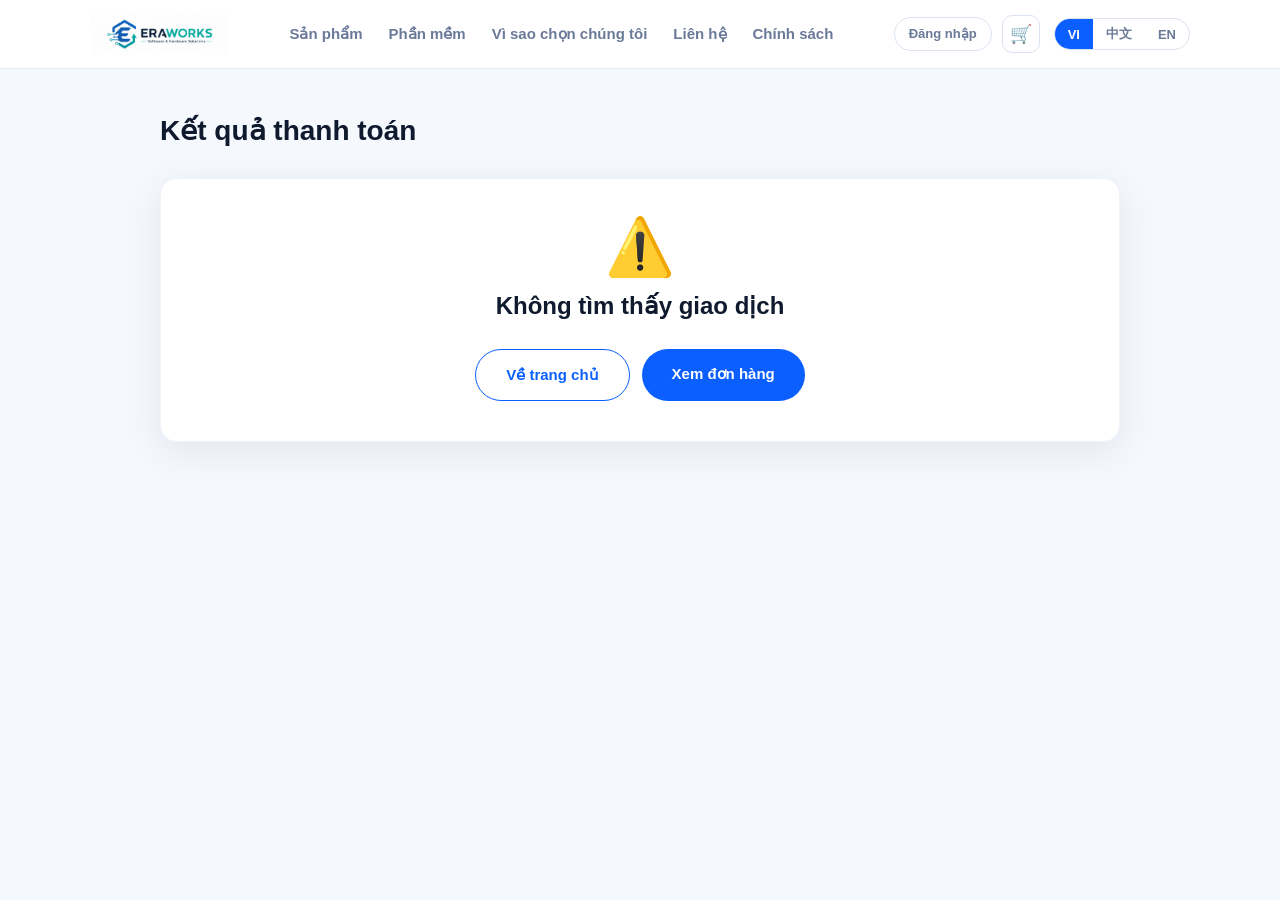
<file: payment-result.html>
<!DOCTYPE html>
<html lang="vi">
<head>
<meta charset="UTF-8">
<meta name="viewport" content="width=device-width, initial-scale=1.0">
<meta name="api-base" content="https://api.eraworks.vn">
<title>Kết quả thanh toán — ERAWORKS</title>
<link rel="stylesheet" href="css/site-header.css">
<link rel="stylesheet" href="css/shop.css">
<style>
  :root{--primary:#0b5fff;--primary-dark:#0846bd;--dark:#0f1a2e;--text:#33415c;--muted:#6b7a99;--bg:#f5f8fd;--radius:16px;--shadow:0 10px 40px rgba(15,26,46,.08)}
  *{margin:0;padding:0;box-sizing:border-box}
  body{font-family:"Segoe UI","Helvetica Neue",Arial,"Microsoft YaHei",sans-serif;color:var(--text);background:var(--bg);line-height:1.6}
  a{text-decoration:none;color:inherit}
  .container{max-width:1000px;margin:0 auto;padding:0 20px}
  .btn{display:inline-block;padding:13px 30px;border-radius:999px;font-weight:700;font-size:15px;background:var(--primary);color:#fff;border:0;cursor:pointer}
  .btn:hover{background:var(--primary-dark)}
  .btn-outline{background:#fff;border:1.5px solid var(--primary);color:var(--primary)}
  .btn-outline:hover{background:#eef4ff}
  .result-card{text-align:center;padding:40px 24px}
  .result-card .icon{font-size:56px;line-height:1;margin-bottom:12px}
  .result-card h2{color:var(--dark);margin-bottom:8px}
  .result-actions{display:flex;gap:12px;justify-content:center;flex-wrap:wrap;margin-top:24px}
  .result-detail{margin-top:16px;padding:16px;border-radius:12px;background:#f5f9ff;border:1px solid #dbeafe;font-size:14px;text-align:left;display:inline-block;min-width:260px}
  .result-detail p{margin-bottom:6px}
  .result-detail p:last-child{margin-bottom:0}
  .result-detail b{color:var(--dark)}
  .spinner{width:34px;height:34px;border:3px solid #dbeafe;border-top-color:var(--primary);border-radius:50%;animation:spin .8s linear infinite;margin:0 auto 14px}
  @keyframes spin{to{transform:rotate(360deg)}}
</style>
</head>
<body>
<header id="siteHeader"></header>

<main class="shop-page">
  <div class="container">
    <h1 id="pageTitle">Kết quả thanh toán</h1>
    <div id="resultView"></div>
  </div>
</main>

<script type="module">
import { api, formatVnd, getLang, refreshCartBadge, qs } from './js/api.js';
import { initSiteHeader } from './js/site-header.js';

let lang = getLang();

const I18N = {
  vi: {
    title:'Kết quả thanh toán', pageTitle:'Kết quả thanh toán — ERAWORKS',
    checking:'Đang xác nhận kết quả thanh toán...',
    success:'Thanh toán thành công!', failed:'Thanh toán không thành công',
    pending:'Chưa nhận được thanh toán',
    pendingDesc:'Chúng tôi chưa nhận được xác nhận từ VNPAY. Nếu bạn đã thanh toán, vui lòng đợi ít phút rồi kiểm tra lại.',
    invalid:'Dữ liệu trả về không hợp lệ',
    invalidDesc:'Chữ ký giao dịch không hợp lệ. Vui lòng liên hệ chúng tôi để được hỗ trợ.',
    notfound:'Không tìm thấy giao dịch',
    orderNo:'Mã đơn:', amount:'Số tiền:', reason:'Lý do:',
    retry:'Thanh toán lại', recheck:'Kiểm tra lại', backHome:'Về trang chủ', viewOrders:'Xem đơn hàng',
    codes:{
      '24':'Khách hàng đã huỷ giao dịch','51':'Tài khoản không đủ số dư','11':'Hết hạn thanh toán',
      '12':'Tài khoản/thẻ bị khoá','13':'Nhập sai mật khẩu OTP','10':'Xác thực sai quá 3 lần',
      '09':'Chưa đăng ký dịch vụ Internet Banking','65':'Vượt hạn mức giao dịch trong ngày',
      '75':'Ngân hàng đang bảo trì','79':'Nhập sai mật khẩu quá số lần quy định','99':'Lỗi không xác định'
    }
  },
  zh: {
    title:'支付结果', pageTitle:'支付结果 — 新纪元科技',
    checking:'正在确认支付结果...',
    success:'支付成功！', failed:'支付未成功',
    pending:'尚未收到付款',
    pendingDesc:'我们还没有收到 VNPAY 的确认。如果你已完成付款，请稍等几分钟后重新查询。',
    invalid:'返回数据校验失败',
    invalidDesc:'交易签名无效，请联系我们协助处理。',
    notfound:'未找到该交易',
    orderNo:'订单号：', amount:'金额：', reason:'原因：',
    retry:'重新支付', recheck:'重新查询', backHome:'返回首页', viewOrders:'查看订单',
    codes:{
      '24':'客户取消了交易','51':'账户余额不足','11':'支付超时',
      '12':'账户/银行卡被冻结','13':'OTP 密码输入错误','10':'验证失败超过 3 次',
      '09':'未开通网上银行服务','65':'超出当日交易限额',
      '75':'银行系统维护中','79':'密码输入错误次数超限','99':'未知错误'
    }
  },
  en: {
    title:'Payment Result', pageTitle:'Payment Result — ERAWORKS',
    checking:'Confirming your payment...',
    success:'Payment successful!', failed:'Payment failed',
    pending:'Payment not received yet',
    pendingDesc:'We have not received confirmation from VNPAY yet. If you have already paid, please wait a moment and check again.',
    invalid:'Invalid response data',
    invalidDesc:'The transaction signature is invalid. Please contact us for assistance.',
    notfound:'Transaction not found',
    orderNo:'Order ID:', amount:'Amount:', reason:'Reason:',
    retry:'Pay again', recheck:'Check again', backHome:'Back to home', viewOrders:'View orders',
    codes:{
      '24':'Customer cancelled the transaction','51':'Insufficient balance','11':'Payment timed out',
      '12':'Account/card is locked','13':'Incorrect OTP','10':'Authentication failed more than 3 times',
      '09':'Internet Banking not registered','65':'Daily transaction limit exceeded',
      '75':'Bank under maintenance','79':'Password attempts exceeded','99':'Unknown error'
    }
  }
};

const t = () => I18N[lang] || I18N.vi;

const orderId = qs('order');
const returnStatus = qs('status');
const responseCode = qs('code');

function applyPageLang() {
  document.getElementById('pageTitle').textContent = t().title;
  document.title = t().pageTitle;
}

// initSiteHeader 会同步回调一次 onLangChange，lastState 必须先于它初始化
let lastState = null;

initSiteHeader({ onLangChange: (l) => { lang = l; applyPageLang(); if (lastState) render(lastState); } });

function view(html) {
  document.getElementById('resultView').innerHTML = `<div class="shop-card result-card">${html}</div>`;
}

function actions(buttons) {
  return `<div class="result-actions">${buttons.join('')}</div>`;
}

const homeBtn = () => `<a href="index.html" class="btn btn-outline">${t().backHome}</a>`;
const ordersBtn = () => `<a href="account.html?tab=orders" class="btn">${t().viewOrders}</a>`;

function render(state) {
  lastState = state;
  const tx = t();
  const detail = state.order
    ? `<div class="result-detail">
         <p>${tx.orderNo} <b>${state.order.id.slice(0, 8).toUpperCase()}</b></p>
         <p>${tx.amount} <b>${formatVnd(state.order.total_amount)}</b></p>
         ${state.reason ? `<p>${tx.reason} <b>${state.reason}</b></p>` : ''}
       </div>`
    : '';

  if (state.kind === 'success') {
    view(`<div class="icon">✅</div><h2>${tx.success}</h2>${detail}
          ${actions([homeBtn(), ordersBtn()])}`);
    return;
  }
  if (state.kind === 'pending') {
    view(`<div class="icon">⏳</div><h2>${tx.pending}</h2>
          <p style="color:var(--muted);margin-top:8px">${tx.pendingDesc}</p>${detail}
          ${actions([`<button class="btn btn-outline" id="recheckBtn">${tx.recheck}</button>`, `<button class="btn" id="retryBtn">${tx.retry}</button>`])}`);
    bindRetry();
    return;
  }
  if (state.kind === 'failed') {
    view(`<div class="icon">❌</div><h2>${tx.failed}</h2>${detail}
          ${actions([homeBtn(), `<button class="btn" id="retryBtn">${tx.retry}</button>`])}`);
    bindRetry();
    return;
  }
  view(`<div class="icon">⚠️</div><h2>${state.heading}</h2>
        ${state.desc ? `<p style="color:var(--muted);margin-top:8px">${state.desc}</p>` : ''}
        ${actions([homeBtn(), ordersBtn()])}`);
}

function bindRetry() {
  const retry = document.getElementById('retryBtn');
  if (retry) retry.onclick = async () => {
    retry.disabled = true;
    try {
      // 空 bank_code：让客户在 VNPAY 页面重新挑选支付方式
      const { payment_url } = await api.vnpayCreate(orderId, lang, '');
      location.href = payment_url;
    } catch (e) {
      retry.disabled = false;
      alert(e.message);
    }
  };
  const recheck = document.getElementById('recheckBtn');
  if (recheck) recheck.onclick = () => { recheck.disabled = true; check(); };
}

function reasonText(code) {
  if (!code || code === '00') return null;
  return t().codes[code] || `VNPAY code ${code}`;
}

async function check() {
  const tx = t();
  view(`<div class="spinner"></div><p style="color:var(--muted)">${tx.checking}</p>`);

  let order = null;
  try {
    const res = await api.vnpaySync(orderId);
    order = (await api.order(orderId)).order;
    if (res.payment_status === 'paid' || res.order_status === 'paid') {
      refreshCartBadge();
      render({ kind: 'success', order });
      return;
    }
    if (res.payment_status === 'failed') {
      render({ kind: 'failed', order, reason: reasonText(responseCode) });
      return;
    }
    render({ kind: 'pending', order, reason: reasonText(responseCode) });
  } catch (e) {
    if (e.status === 401) { location.href = 'account.html?return=' + encodeURIComponent(location.pathname + location.search); return; }
    // 对账接口不可用时退回到 VNPAY 回跳带的结果码
    try { order = (await api.order(orderId)).order; } catch {}
    if (order?.status === 'paid') { render({ kind: 'success', order }); return; }
    render(returnStatus === 'ok'
      ? { kind: 'pending', order }
      : { kind: 'failed', order, reason: reasonText(responseCode) });
  }
}

applyPageLang();
refreshCartBadge();

if (returnStatus === 'invalid') {
  render({ kind: 'error', heading: t().invalid, desc: t().invalidDesc });
} else if (!orderId || returnStatus === 'notfound') {
  render({ kind: 'error', heading: t().notfound, desc: '' });
} else {
  check();
}
</script>
</body>
</html>
</file>
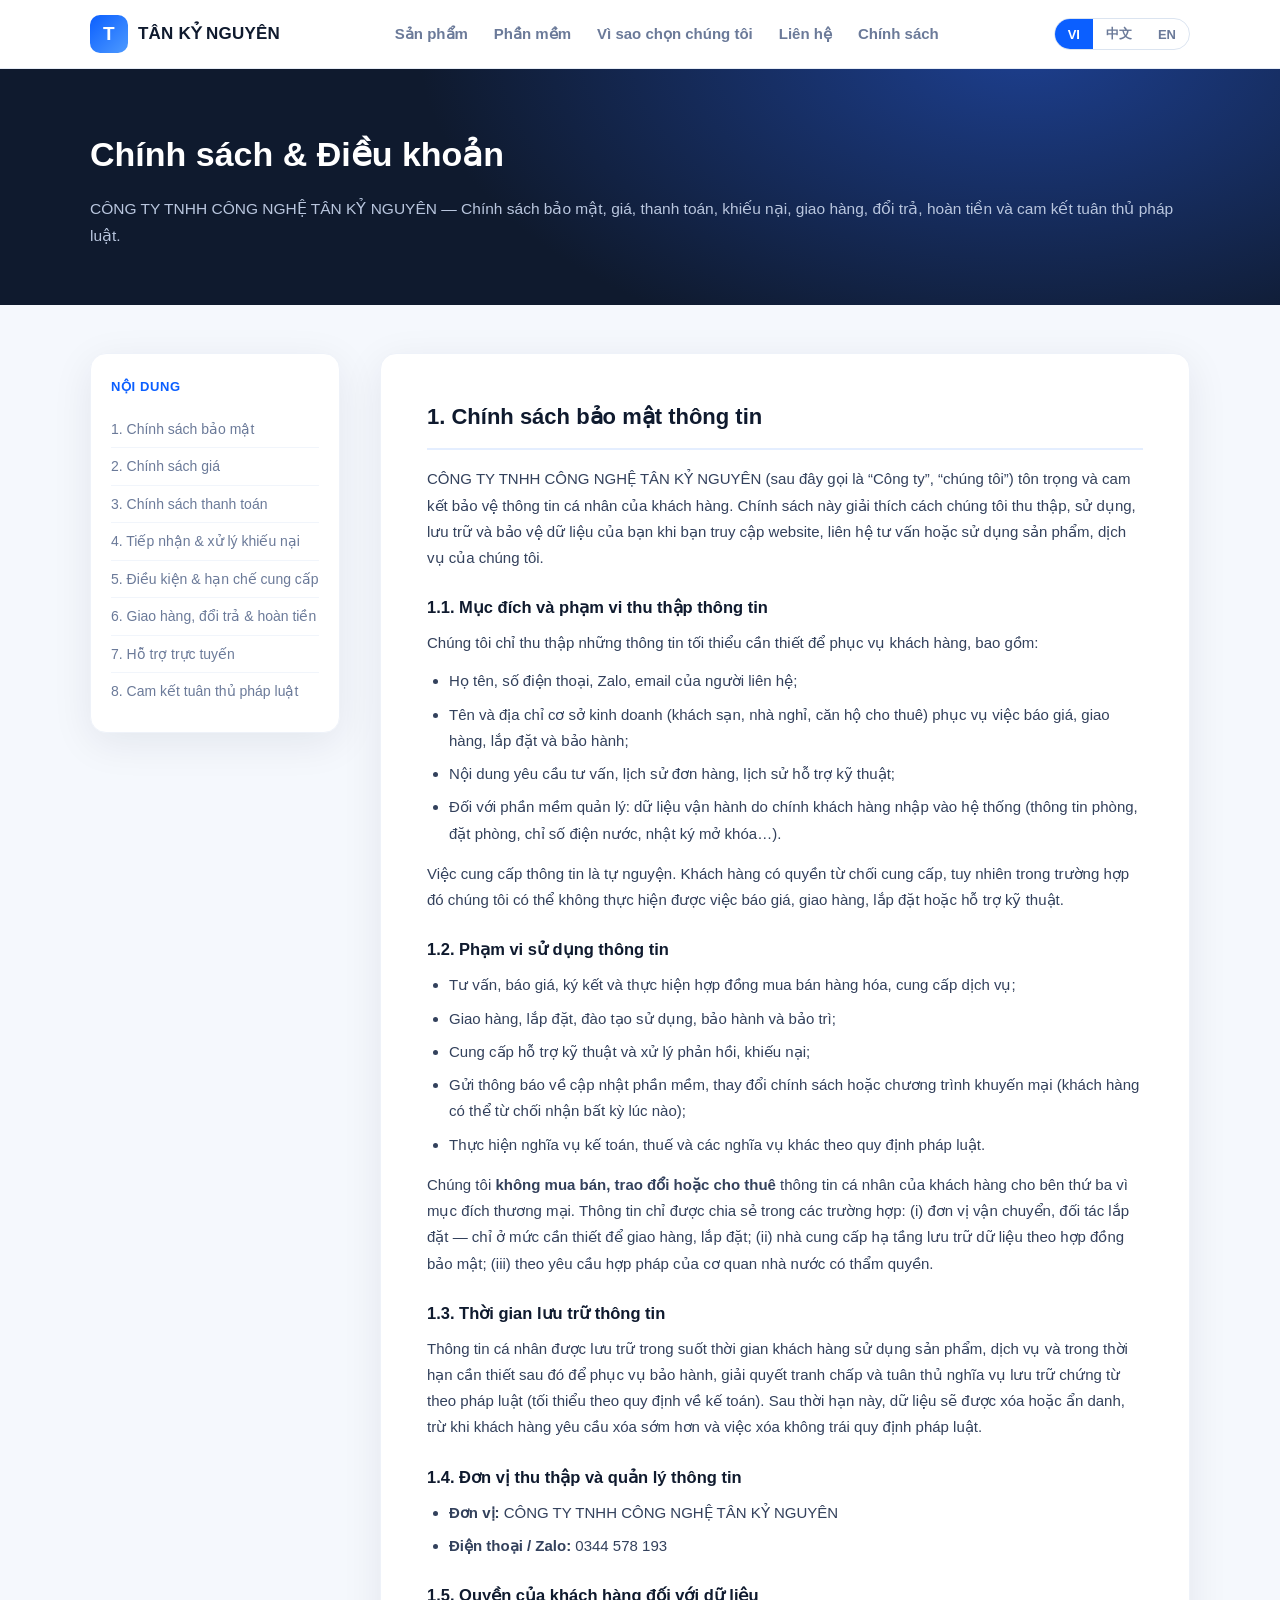
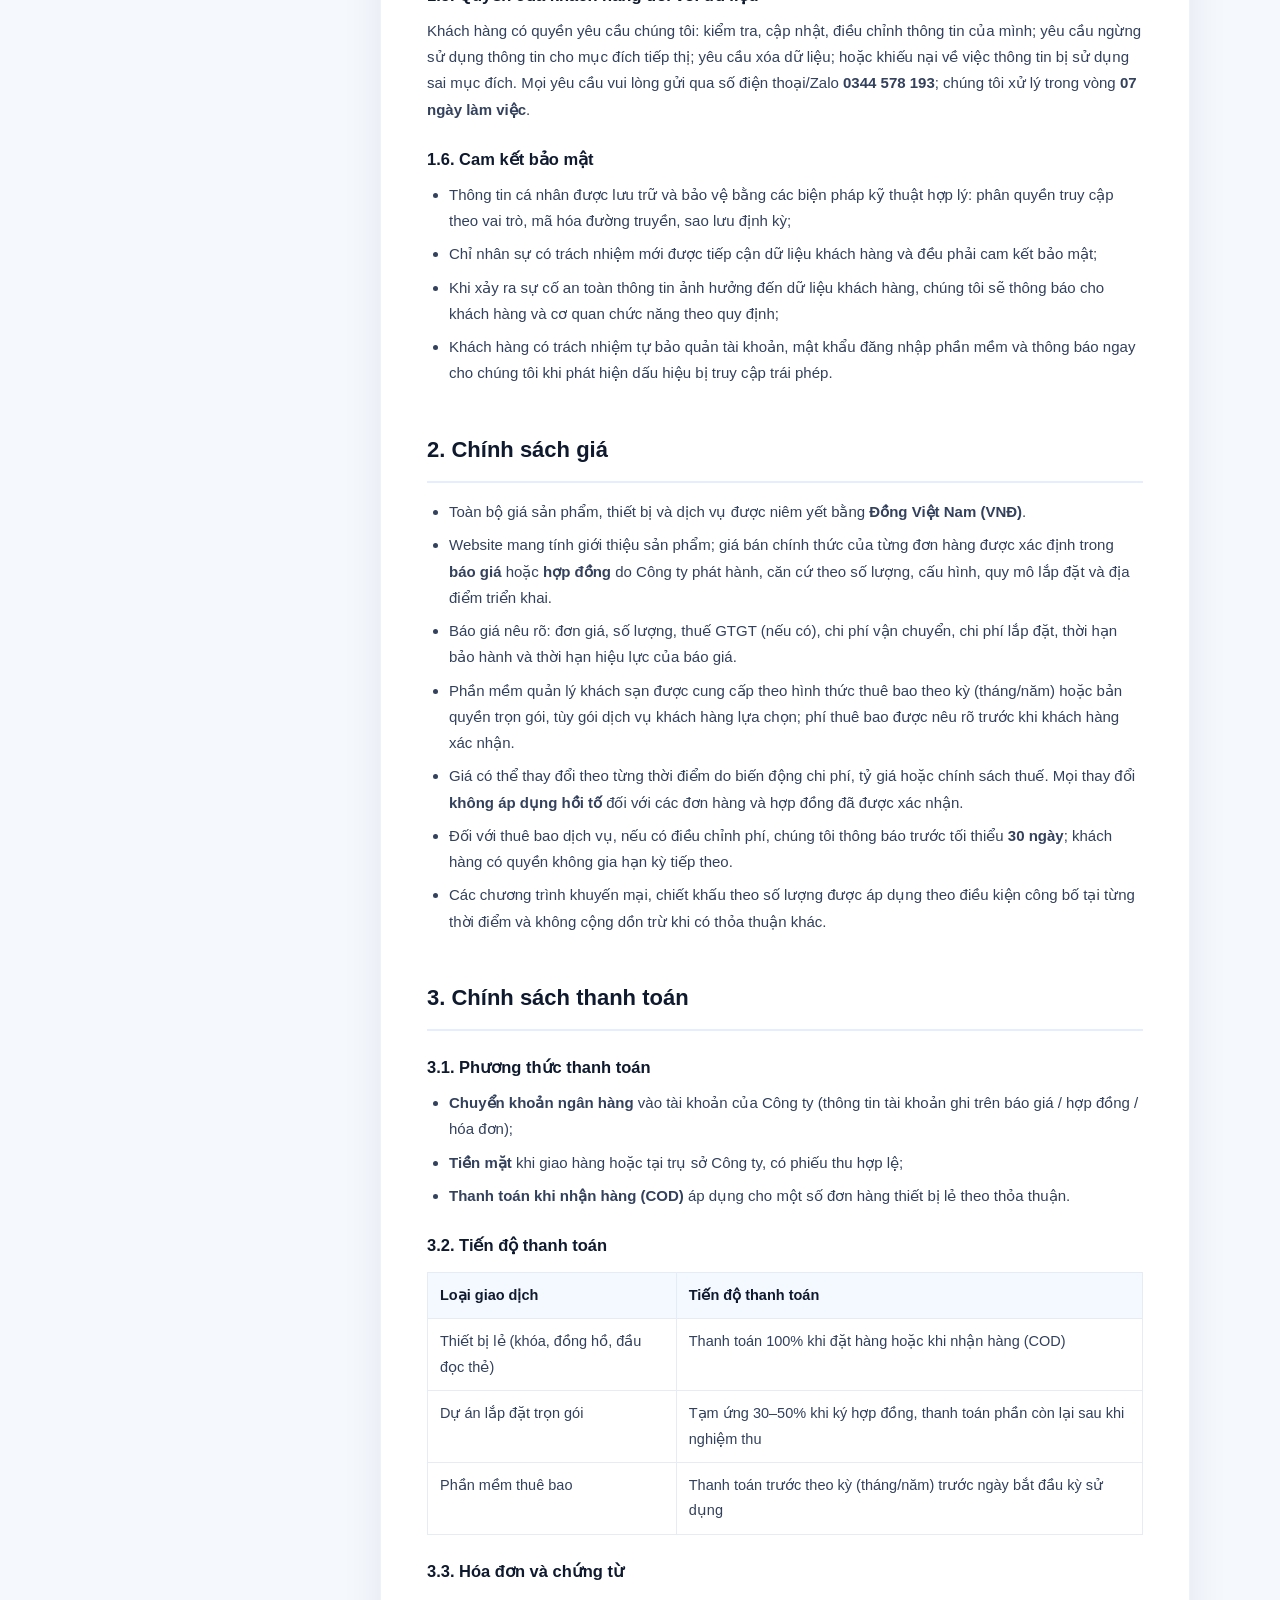
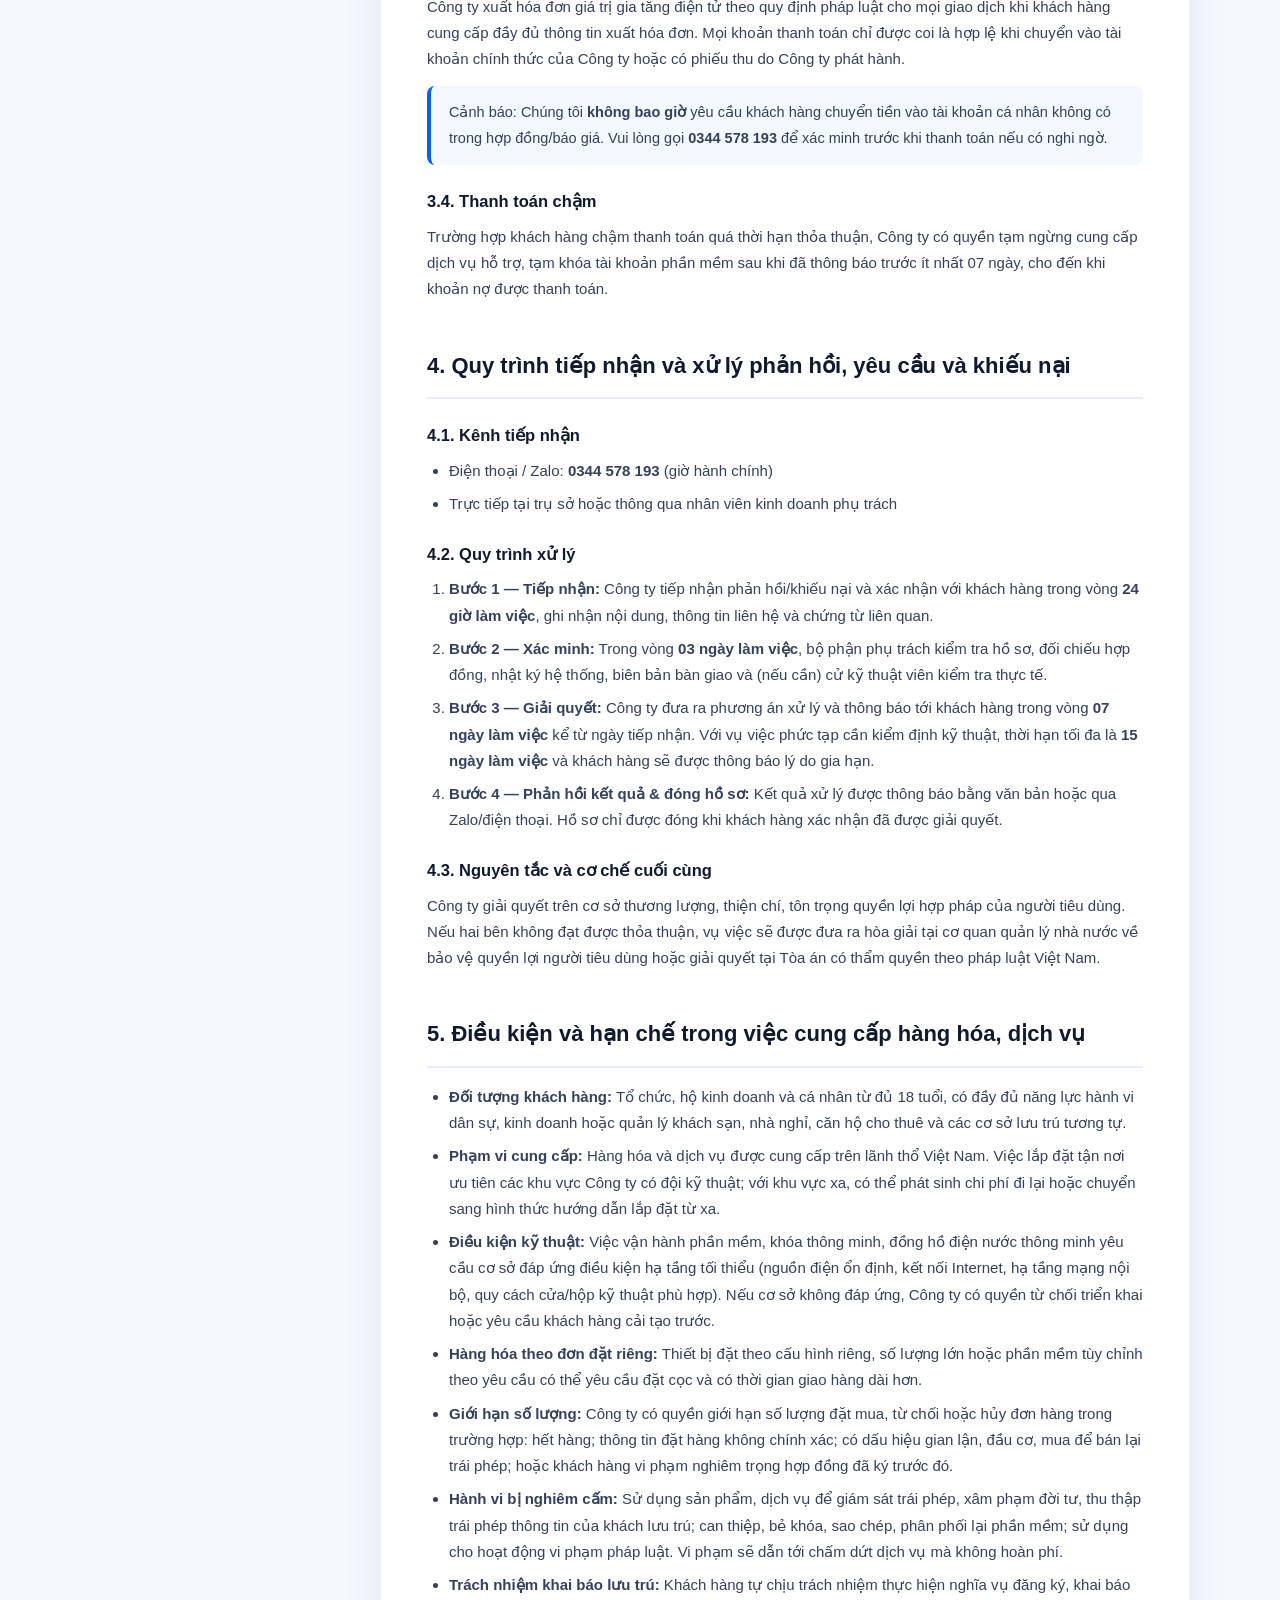
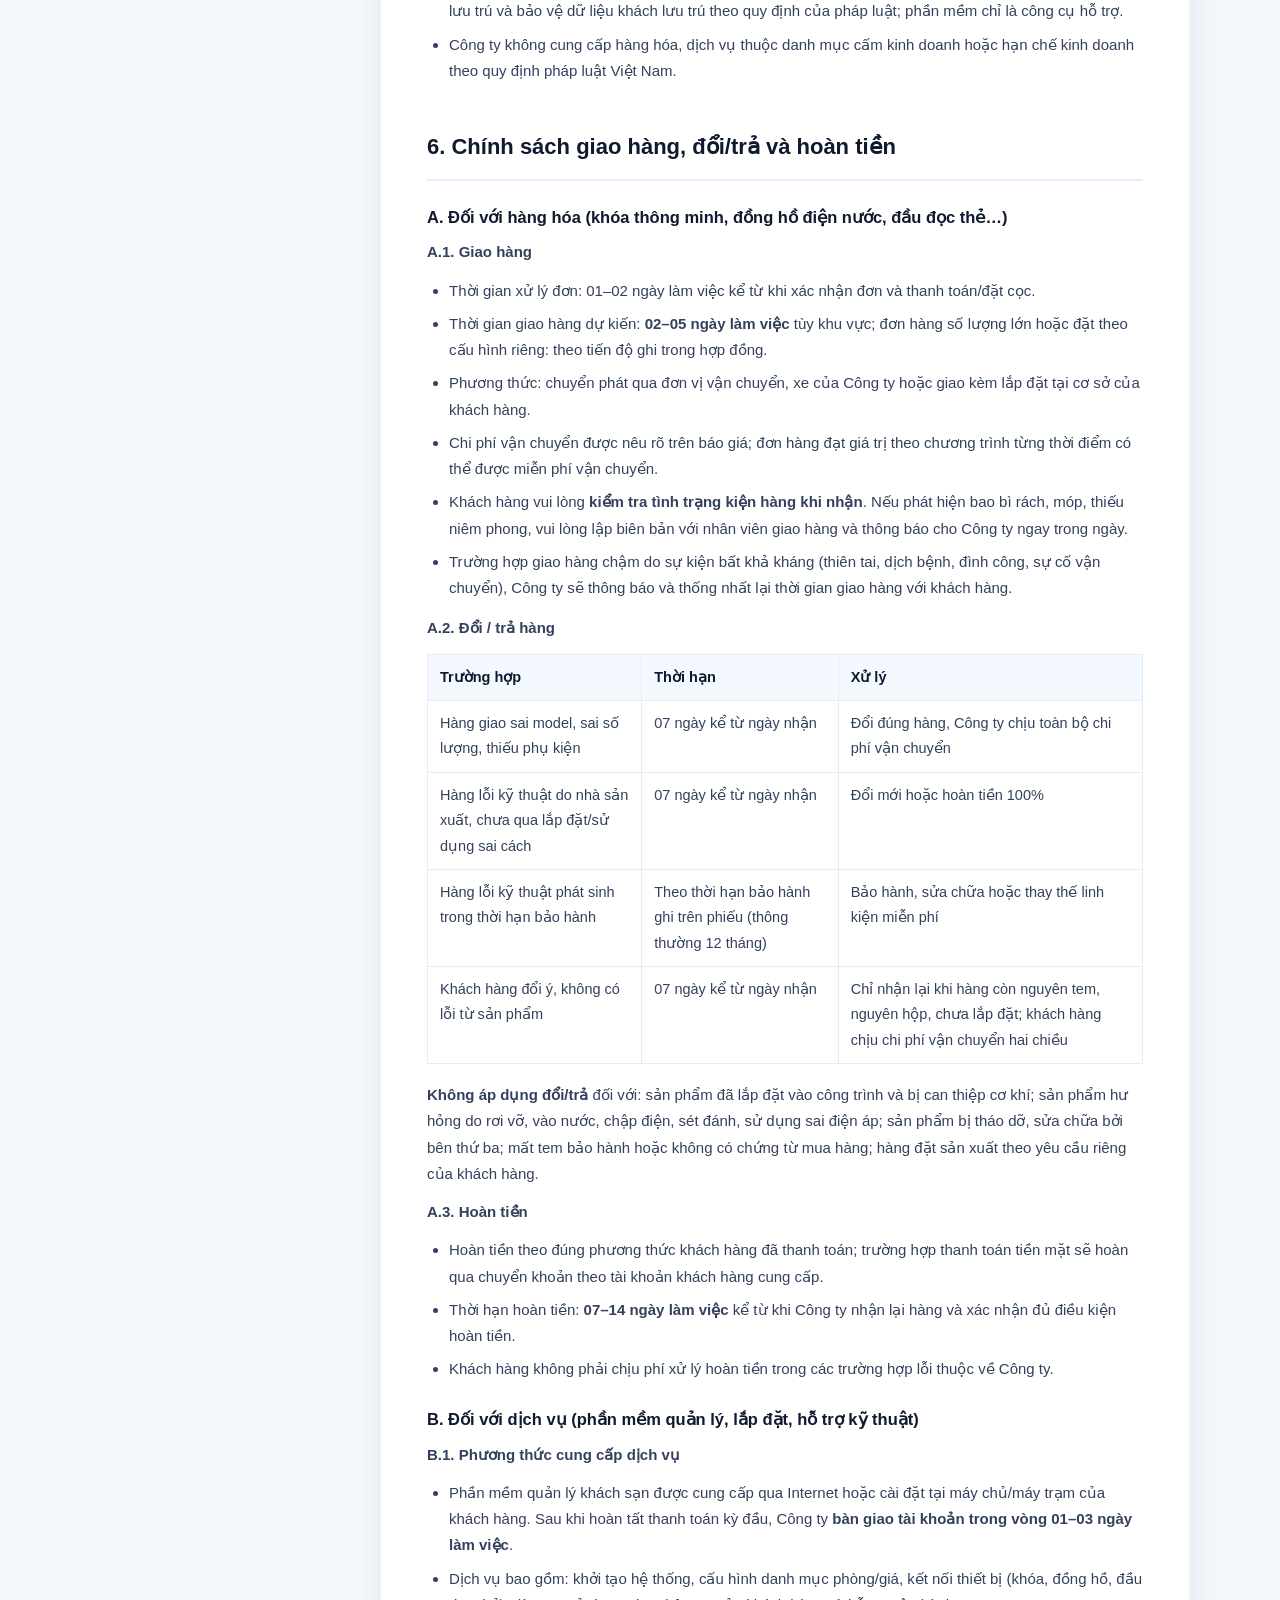
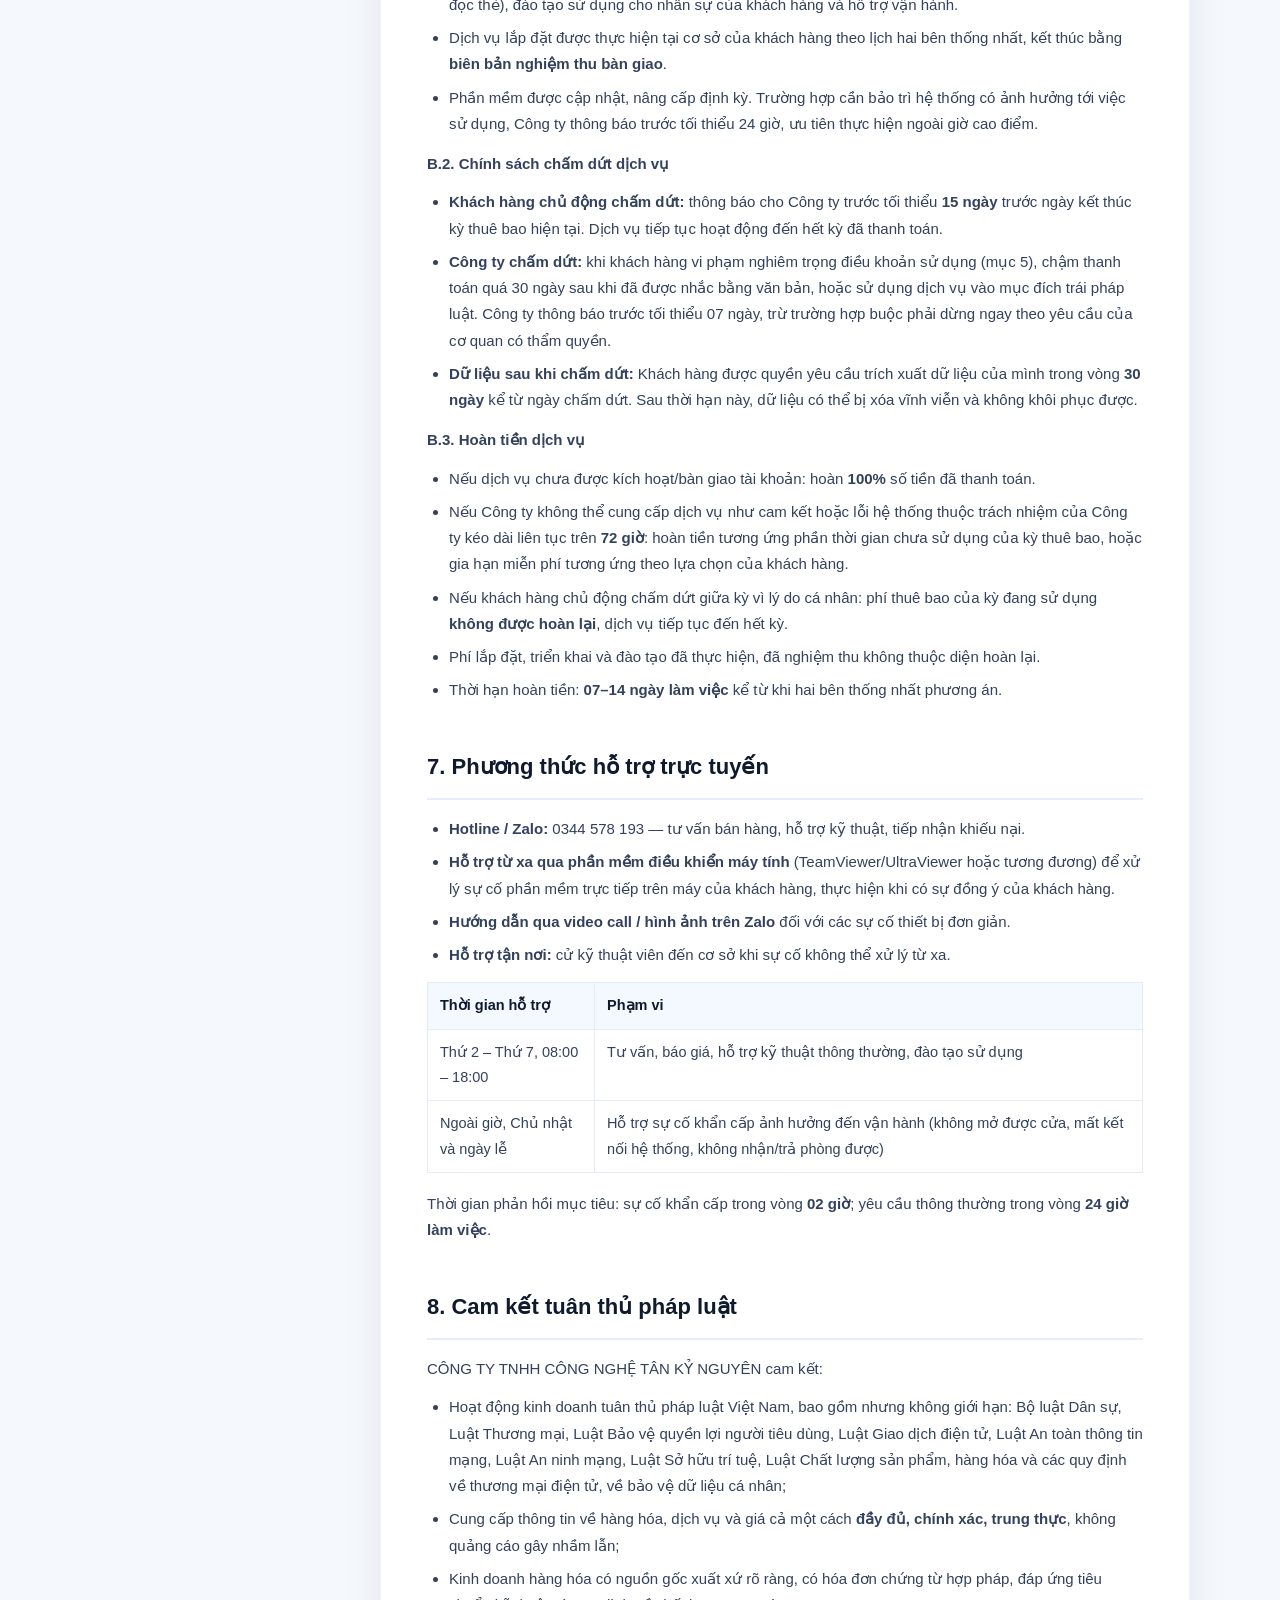
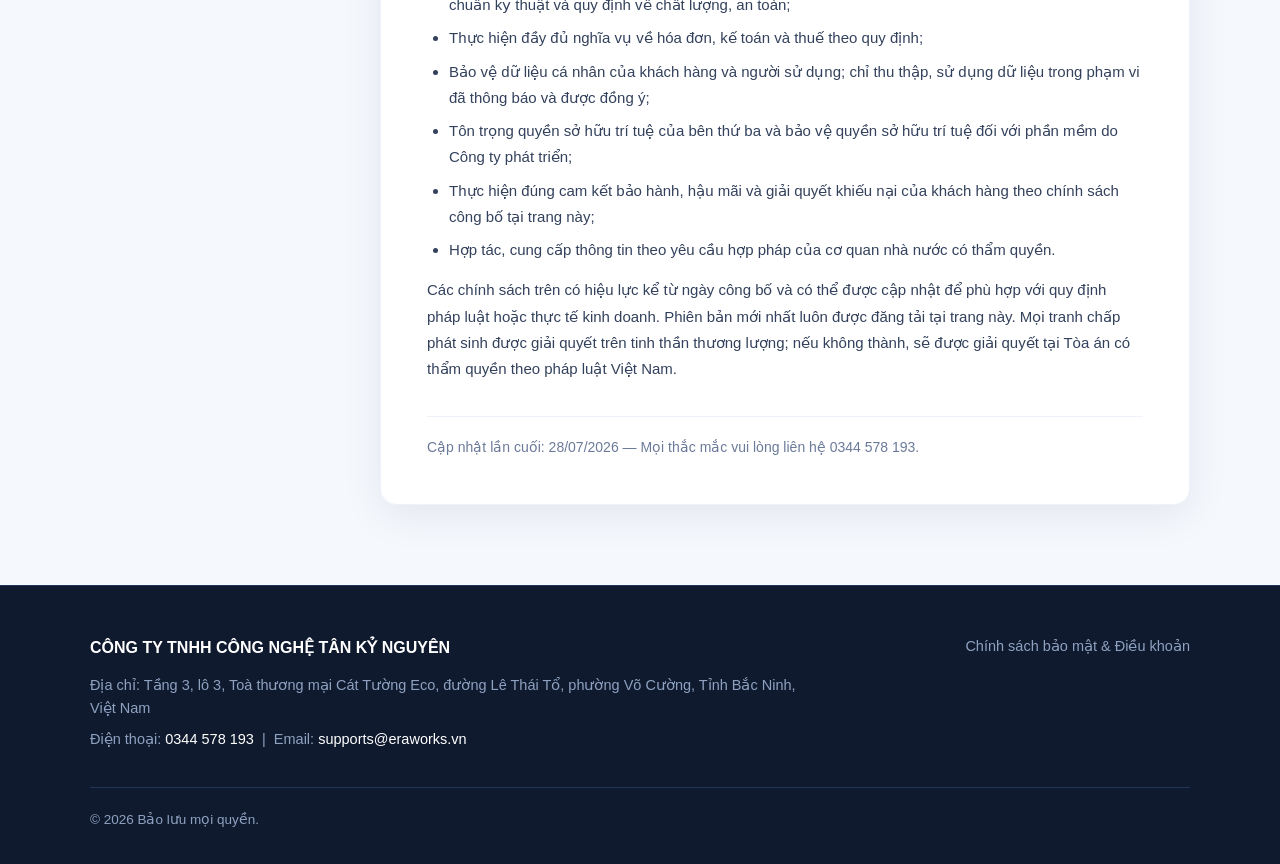
<file: policy.html>
<!DOCTYPE html>
<html lang="vi">
<head>
<meta charset="UTF-8">
<meta name="viewport" content="width=device-width, initial-scale=1.0">
<title>Chính sách &amp; Điều khoản — CÔNG TY TNHH CÔNG NGHỆ TÂN KỶ NGUYÊN</title>
<meta name="description" content="Chính sách bảo mật, chính sách giá, chính sách thanh toán, quy trình khiếu nại, chính sách giao hàng - đổi trả - hoàn tiền và cam kết tuân thủ pháp luật.">
<style>
  :root{
    --primary:#0b5fff;
    --primary-dark:#0846bd;
    --dark:#0f1a2e;
    --dark2:#16233d;
    --text:#33415c;
    --muted:#6b7a99;
    --bg:#f5f8fd;
    --white:#ffffff;
    --radius:16px;
    --shadow:0 10px 40px rgba(15,26,46,.08);
  }
  *{margin:0;padding:0;box-sizing:border-box}
  html{scroll-behavior:smooth}
  body{font-family:"Segoe UI","Helvetica Neue",Arial,"Microsoft YaHei",sans-serif;color:var(--text);background:var(--bg);line-height:1.75}
  img{max-width:100%;display:block}
  a{text-decoration:none;color:inherit}
  .container{max-width:1140px;margin:0 auto;padding:0 20px}

  header{position:sticky;top:0;z-index:100;background:rgba(255,255,255,.92);backdrop-filter:blur(10px);border-bottom:1px solid #e6ecf5}
  .nav{display:flex;align-items:center;justify-content:space-between;height:68px}
  .logo{display:flex;align-items:center;gap:10px;font-weight:800;color:var(--dark);font-size:17px;letter-spacing:.2px}
  .logo .mark{width:38px;height:38px;border-radius:10px;background:linear-gradient(135deg,var(--primary),#4d9aff);display:flex;align-items:center;justify-content:center;color:#fff;font-size:19px;font-weight:900;flex-shrink:0}
  .nav-links{display:flex;align-items:center;gap:26px;font-size:15px;font-weight:600;color:var(--muted)}
  .nav-links a:hover{color:var(--primary)}
  .lang-switch{display:flex;border:1px solid #dbe4f0;border-radius:999px;overflow:hidden;font-size:13px;font-weight:700}
  .lang-switch button{border:0;background:transparent;padding:6px 13px;cursor:pointer;color:var(--muted);font-weight:700;font-size:13px}
  .lang-switch button.active{background:var(--primary);color:#fff}
  .menu-btn{display:none;border:0;background:none;font-size:26px;cursor:pointer;color:var(--dark)}

  .page-head{background:radial-gradient(1100px 600px at 80% -10%,#1d3f8f 0%,var(--dark) 55%);color:#fff;padding:56px 0}
  .page-head h1{font-size:34px;font-weight:800;margin-bottom:10px}
  .page-head p{color:#b9c6de;font-size:15.5px}

  .layout{display:grid;grid-template-columns:250px 1fr;gap:40px;padding:48px 0 80px;align-items:start}
  .toc{position:sticky;top:92px;background:var(--white);border:1px solid #eef2f9;border-radius:var(--radius);padding:22px 20px;box-shadow:var(--shadow)}
  .toc b{display:block;font-size:13px;letter-spacing:.6px;color:var(--primary);margin-bottom:12px}
  .toc a{display:block;font-size:14px;color:var(--muted);padding:6px 0;border-bottom:1px solid #f1f5fb}
  .toc a:last-child{border-bottom:0}
  .toc a:hover{color:var(--primary)}

  article{background:var(--white);border:1px solid #eef2f9;border-radius:var(--radius);padding:44px 46px;box-shadow:var(--shadow)}
  article section{padding:0;margin-bottom:44px;scroll-margin-top:92px}
  article section:last-child{margin-bottom:0}
  article h2{font-size:22px;color:var(--dark);font-weight:800;margin-bottom:16px;padding-bottom:12px;border-bottom:2px solid #e4eeff}
  article h3{font-size:16.5px;color:var(--dark);font-weight:700;margin:22px 0 8px}
  article p{font-size:15px;margin-bottom:12px}
  article ul,article ol{margin:0 0 14px 22px}
  article li{font-size:15px;margin-bottom:7px}
  article table{width:100%;border-collapse:collapse;margin:12px 0 18px;font-size:14.5px}
  article th,article td{border:1px solid #e6ecf5;padding:10px 12px;text-align:left;vertical-align:top}
  article th{background:#f4f8ff;color:var(--dark);font-weight:700}
  .note{background:#f4f8ff;border-left:4px solid var(--primary);border-radius:8px;padding:14px 18px;font-size:14.5px;margin:14px 0}
  .updated{color:var(--muted);font-size:14px;margin-top:34px;padding-top:18px;border-top:1px solid #eef2f9}

  footer{background:var(--dark);color:#8fa1c0;padding:48px 0 32px;font-size:14.5px;border-top:1px solid #22345c}
  footer .container{display:flex;flex-direction:column}
  .footer-grid{display:grid;grid-template-columns:2fr 1fr;gap:40px;margin-bottom:28px}
  .footer-info h4{color:#fff;font-size:16px;font-weight:700;margin-bottom:12px}
  .footer-info p{margin-bottom:8px;line-height:1.6}
  .footer-links{display:flex;flex-direction:column;gap:10px;align-items:flex-end}
  .footer-bottom{border-top:1px solid #22345c;padding-top:20px;display:flex;justify-content:space-between;align-items:center;flex-wrap:wrap;gap:12px;font-size:13.5px}
  footer a:hover{color:#fff}
  @media(max-width:768px){
    .footer-grid{grid-template-columns:1fr;gap:24px}
    .footer-links{align-items:flex-start}
  }

  .lang-block{display:none}
  .lang-block.show{display:block}

  @media(max-width:960px){
    .layout{grid-template-columns:1fr;gap:24px}
    .toc{position:static}
    .page-head h1{font-size:26px}
    article{padding:28px 22px}
    .nav-links{position:fixed;top:68px;left:0;right:0;background:#fff;flex-direction:column;padding:20px;border-bottom:1px solid #e6ecf5;display:none}
    .nav-links.open{display:flex}
    .menu-btn{display:block}
  }
  @media(max-width:600px){
    .logo{font-size:13px}
    article table{font-size:13.5px}
    article th,article td{padding:8px}
  }
</style>
</head>
<body>

<header>
  <div class="container nav">
    <a href="index.html" class="logo">
      <span class="mark">T</span>
      <span data-i18n="companyShort">TÂN KỶ NGUYÊN</span>
    </a>
    <nav class="nav-links" id="navLinks">
      <a href="index.html#products" data-i18n="navProducts">Sản phẩm</a>
      <a href="index.html#software" data-i18n="navSoftware">Phần mềm</a>
      <a href="index.html#why" data-i18n="navWhy">Vì sao chọn chúng tôi</a>
      <a href="index.html#contact" data-i18n="navContact">Liên hệ</a>
      <a href="policy.html" data-i18n="navPolicy">Chính sách</a>
    </nav>
    <div style="display:flex;align-items:center;gap:14px">
      <div class="lang-switch">
        <button data-lang="vi" class="active">VI</button>
        <button data-lang="zh">中文</button>
        <button data-lang="en">EN</button>
      </div>
      <button class="menu-btn" id="menuBtn">☰</button>
    </div>
  </div>
</header>

<div class="page-head">
  <div class="container">
    <h1 data-i18n="phTitle">Chính sách &amp; Điều khoản</h1>
    <p data-i18n="phDesc">CÔNG TY TNHH CÔNG NGHỆ TÂN KỶ NGUYÊN — Chính sách bảo mật, giá, thanh toán, khiếu nại, giao hàng, đổi trả, hoàn tiền và cam kết tuân thủ pháp luật.</p>
  </div>
</div>

<div class="container">
  <div class="layout">

    <aside class="toc">
      <b data-i18n="tocTitle">NỘI DUNG</b>
      <a href="#privacy" data-i18n="tocPrivacy">1. Chính sách bảo mật</a>
      <a href="#pricing" data-i18n="tocPricing">2. Chính sách giá</a>
      <a href="#payment" data-i18n="tocPayment">3. Chính sách thanh toán</a>
      <a href="#complaint" data-i18n="tocComplaint">4. Tiếp nhận &amp; xử lý khiếu nại</a>
      <a href="#conditions" data-i18n="tocConditions">5. Điều kiện &amp; hạn chế cung cấp</a>
      <a href="#delivery" data-i18n="tocDelivery">6. Giao hàng, đổi trả &amp; hoàn tiền</a>
      <a href="#support" data-i18n="tocSupport">7. Hỗ trợ trực tuyến</a>
      <a href="#compliance" data-i18n="tocCompliance">8. Cam kết tuân thủ pháp luật</a>
    </aside>

    <article>

      <!-- ============ VIETNAMESE ============ -->
      <div class="lang-block show" data-block="vi">

        <section id="privacy">
          <h2>1. Chính sách bảo mật thông tin</h2>
          <p>CÔNG TY TNHH CÔNG NGHỆ TÂN KỶ NGUYÊN (sau đây gọi là “Công ty”, “chúng tôi”) tôn trọng và cam kết bảo vệ thông tin cá nhân của khách hàng. Chính sách này giải thích cách chúng tôi thu thập, sử dụng, lưu trữ và bảo vệ dữ liệu của bạn khi bạn truy cập website, liên hệ tư vấn hoặc sử dụng sản phẩm, dịch vụ của chúng tôi.</p>

          <h3>1.1. Mục đích và phạm vi thu thập thông tin</h3>
          <p>Chúng tôi chỉ thu thập những thông tin tối thiểu cần thiết để phục vụ khách hàng, bao gồm:</p>
          <ul>
            <li>Họ tên, số điện thoại, Zalo, email của người liên hệ;</li>
            <li>Tên và địa chỉ cơ sở kinh doanh (khách sạn, nhà nghỉ, căn hộ cho thuê) phục vụ việc báo giá, giao hàng, lắp đặt và bảo hành;</li>
            <li>Nội dung yêu cầu tư vấn, lịch sử đơn hàng, lịch sử hỗ trợ kỹ thuật;</li>
            <li>Đối với phần mềm quản lý: dữ liệu vận hành do chính khách hàng nhập vào hệ thống (thông tin phòng, đặt phòng, chỉ số điện nước, nhật ký mở khóa…).</li>
          </ul>
          <p>Việc cung cấp thông tin là tự nguyện. Khách hàng có quyền từ chối cung cấp, tuy nhiên trong trường hợp đó chúng tôi có thể không thực hiện được việc báo giá, giao hàng, lắp đặt hoặc hỗ trợ kỹ thuật.</p>

          <h3>1.2. Phạm vi sử dụng thông tin</h3>
          <ul>
            <li>Tư vấn, báo giá, ký kết và thực hiện hợp đồng mua bán hàng hóa, cung cấp dịch vụ;</li>
            <li>Giao hàng, lắp đặt, đào tạo sử dụng, bảo hành và bảo trì;</li>
            <li>Cung cấp hỗ trợ kỹ thuật và xử lý phản hồi, khiếu nại;</li>
            <li>Gửi thông báo về cập nhật phần mềm, thay đổi chính sách hoặc chương trình khuyến mại (khách hàng có thể từ chối nhận bất kỳ lúc nào);</li>
            <li>Thực hiện nghĩa vụ kế toán, thuế và các nghĩa vụ khác theo quy định pháp luật.</li>
          </ul>
          <p>Chúng tôi <b>không mua bán, trao đổi hoặc cho thuê</b> thông tin cá nhân của khách hàng cho bên thứ ba vì mục đích thương mại. Thông tin chỉ được chia sẻ trong các trường hợp: (i) đơn vị vận chuyển, đối tác lắp đặt — chỉ ở mức cần thiết để giao hàng, lắp đặt; (ii) nhà cung cấp hạ tầng lưu trữ dữ liệu theo hợp đồng bảo mật; (iii) theo yêu cầu hợp pháp của cơ quan nhà nước có thẩm quyền.</p>

          <h3>1.3. Thời gian lưu trữ thông tin</h3>
          <p>Thông tin cá nhân được lưu trữ trong suốt thời gian khách hàng sử dụng sản phẩm, dịch vụ và trong thời hạn cần thiết sau đó để phục vụ bảo hành, giải quyết tranh chấp và tuân thủ nghĩa vụ lưu trữ chứng từ theo pháp luật (tối thiểu theo quy định về kế toán). Sau thời hạn này, dữ liệu sẽ được xóa hoặc ẩn danh, trừ khi khách hàng yêu cầu xóa sớm hơn và việc xóa không trái quy định pháp luật.</p>

          <h3>1.4. Đơn vị thu thập và quản lý thông tin</h3>
          <ul>
            <li><b>Đơn vị:</b> CÔNG TY TNHH CÔNG NGHỆ TÂN KỶ NGUYÊN</li>
            <li><b>Điện thoại / Zalo:</b> 0344 578 193</li>
          </ul>

          <h3>1.5. Quyền của khách hàng đối với dữ liệu</h3>
          <p>Khách hàng có quyền yêu cầu chúng tôi: kiểm tra, cập nhật, điều chỉnh thông tin của mình; yêu cầu ngừng sử dụng thông tin cho mục đích tiếp thị; yêu cầu xóa dữ liệu; hoặc khiếu nại về việc thông tin bị sử dụng sai mục đích. Mọi yêu cầu vui lòng gửi qua số điện thoại/Zalo <b>0344 578 193</b>; chúng tôi xử lý trong vòng <b>07 ngày làm việc</b>.</p>

          <h3>1.6. Cam kết bảo mật</h3>
          <ul>
            <li>Thông tin cá nhân được lưu trữ và bảo vệ bằng các biện pháp kỹ thuật hợp lý: phân quyền truy cập theo vai trò, mã hóa đường truyền, sao lưu định kỳ;</li>
            <li>Chỉ nhân sự có trách nhiệm mới được tiếp cận dữ liệu khách hàng và đều phải cam kết bảo mật;</li>
            <li>Khi xảy ra sự cố an toàn thông tin ảnh hưởng đến dữ liệu khách hàng, chúng tôi sẽ thông báo cho khách hàng và cơ quan chức năng theo quy định;</li>
            <li>Khách hàng có trách nhiệm tự bảo quản tài khoản, mật khẩu đăng nhập phần mềm và thông báo ngay cho chúng tôi khi phát hiện dấu hiệu bị truy cập trái phép.</li>
          </ul>
        </section>

        <section id="pricing">
          <h2>2. Chính sách giá</h2>
          <ul>
            <li>Toàn bộ giá sản phẩm, thiết bị và dịch vụ được niêm yết bằng <b>Đồng Việt Nam (VNĐ)</b>.</li>
            <li>Website mang tính giới thiệu sản phẩm; giá bán chính thức của từng đơn hàng được xác định trong <b>báo giá</b> hoặc <b>hợp đồng</b> do Công ty phát hành, căn cứ theo số lượng, cấu hình, quy mô lắp đặt và địa điểm triển khai.</li>
            <li>Báo giá nêu rõ: đơn giá, số lượng, thuế GTGT (nếu có), chi phí vận chuyển, chi phí lắp đặt, thời hạn bảo hành và thời hạn hiệu lực của báo giá.</li>
            <li>Phần mềm quản lý khách sạn được cung cấp theo hình thức thuê bao theo kỳ (tháng/năm) hoặc bản quyền trọn gói, tùy gói dịch vụ khách hàng lựa chọn; phí thuê bao được nêu rõ trước khi khách hàng xác nhận.</li>
            <li>Giá có thể thay đổi theo từng thời điểm do biến động chi phí, tỷ giá hoặc chính sách thuế. Mọi thay đổi <b>không áp dụng hồi tố</b> đối với các đơn hàng và hợp đồng đã được xác nhận.</li>
            <li>Đối với thuê bao dịch vụ, nếu có điều chỉnh phí, chúng tôi thông báo trước tối thiểu <b>30 ngày</b>; khách hàng có quyền không gia hạn kỳ tiếp theo.</li>
            <li>Các chương trình khuyến mại, chiết khấu theo số lượng được áp dụng theo điều kiện công bố tại từng thời điểm và không cộng dồn trừ khi có thỏa thuận khác.</li>
          </ul>
        </section>

        <section id="payment">
          <h2>3. Chính sách thanh toán</h2>
          <h3>3.1. Phương thức thanh toán</h3>
          <ul>
            <li><b>Chuyển khoản ngân hàng</b> vào tài khoản của Công ty (thông tin tài khoản ghi trên báo giá / hợp đồng / hóa đơn);</li>
            <li><b>Tiền mặt</b> khi giao hàng hoặc tại trụ sở Công ty, có phiếu thu hợp lệ;</li>
            <li><b>Thanh toán khi nhận hàng (COD)</b> áp dụng cho một số đơn hàng thiết bị lẻ theo thỏa thuận.</li>
          </ul>

          <h3>3.2. Tiến độ thanh toán</h3>
          <table>
            <tr><th>Loại giao dịch</th><th>Tiến độ thanh toán</th></tr>
            <tr><td>Thiết bị lẻ (khóa, đồng hồ, đầu đọc thẻ)</td><td>Thanh toán 100% khi đặt hàng hoặc khi nhận hàng (COD)</td></tr>
            <tr><td>Dự án lắp đặt trọn gói</td><td>Tạm ứng 30–50% khi ký hợp đồng, thanh toán phần còn lại sau khi nghiệm thu</td></tr>
            <tr><td>Phần mềm thuê bao</td><td>Thanh toán trước theo kỳ (tháng/năm) trước ngày bắt đầu kỳ sử dụng</td></tr>
          </table>

          <h3>3.3. Hóa đơn và chứng từ</h3>
          <p>Công ty xuất hóa đơn giá trị gia tăng điện tử theo quy định pháp luật cho mọi giao dịch khi khách hàng cung cấp đầy đủ thông tin xuất hóa đơn. Mọi khoản thanh toán chỉ được coi là hợp lệ khi chuyển vào tài khoản chính thức của Công ty hoặc có phiếu thu do Công ty phát hành.</p>
          <div class="note">Cảnh báo: Chúng tôi <b>không bao giờ</b> yêu cầu khách hàng chuyển tiền vào tài khoản cá nhân không có trong hợp đồng/báo giá. Vui lòng gọi <b>0344 578 193</b> để xác minh trước khi thanh toán nếu có nghi ngờ.</div>

          <h3>3.4. Thanh toán chậm</h3>
          <p>Trường hợp khách hàng chậm thanh toán quá thời hạn thỏa thuận, Công ty có quyền tạm ngừng cung cấp dịch vụ hỗ trợ, tạm khóa tài khoản phần mềm sau khi đã thông báo trước ít nhất 07 ngày, cho đến khi khoản nợ được thanh toán.</p>
        </section>

        <section id="complaint">
          <h2>4. Quy trình tiếp nhận và xử lý phản hồi, yêu cầu và khiếu nại</h2>
          <h3>4.1. Kênh tiếp nhận</h3>
          <ul>
            <li>Điện thoại / Zalo: <b>0344 578 193</b> (giờ hành chính)</li>
            <li>Trực tiếp tại trụ sở hoặc thông qua nhân viên kinh doanh phụ trách</li>
          </ul>

          <h3>4.2. Quy trình xử lý</h3>
          <ol>
            <li><b>Bước 1 — Tiếp nhận:</b> Công ty tiếp nhận phản hồi/khiếu nại và xác nhận với khách hàng trong vòng <b>24 giờ làm việc</b>, ghi nhận nội dung, thông tin liên hệ và chứng từ liên quan.</li>
            <li><b>Bước 2 — Xác minh:</b> Trong vòng <b>03 ngày làm việc</b>, bộ phận phụ trách kiểm tra hồ sơ, đối chiếu hợp đồng, nhật ký hệ thống, biên bản bàn giao và (nếu cần) cử kỹ thuật viên kiểm tra thực tế.</li>
            <li><b>Bước 3 — Giải quyết:</b> Công ty đưa ra phương án xử lý và thông báo tới khách hàng trong vòng <b>07 ngày làm việc</b> kể từ ngày tiếp nhận. Với vụ việc phức tạp cần kiểm định kỹ thuật, thời hạn tối đa là <b>15 ngày làm việc</b> và khách hàng sẽ được thông báo lý do gia hạn.</li>
            <li><b>Bước 4 — Phản hồi kết quả &amp; đóng hồ sơ:</b> Kết quả xử lý được thông báo bằng văn bản hoặc qua Zalo/điện thoại. Hồ sơ chỉ được đóng khi khách hàng xác nhận đã được giải quyết.</li>
          </ol>

          <h3>4.3. Nguyên tắc và cơ chế cuối cùng</h3>
          <p>Công ty giải quyết trên cơ sở thương lượng, thiện chí, tôn trọng quyền lợi hợp pháp của người tiêu dùng. Nếu hai bên không đạt được thỏa thuận, vụ việc sẽ được đưa ra hòa giải tại cơ quan quản lý nhà nước về bảo vệ quyền lợi người tiêu dùng hoặc giải quyết tại Tòa án có thẩm quyền theo pháp luật Việt Nam.</p>
        </section>

        <section id="conditions">
          <h2>5. Điều kiện và hạn chế trong việc cung cấp hàng hóa, dịch vụ</h2>
          <ul>
            <li><b>Đối tượng khách hàng:</b> Tổ chức, hộ kinh doanh và cá nhân từ đủ 18 tuổi, có đầy đủ năng lực hành vi dân sự, kinh doanh hoặc quản lý khách sạn, nhà nghỉ, căn hộ cho thuê và các cơ sở lưu trú tương tự.</li>
            <li><b>Phạm vi cung cấp:</b> Hàng hóa và dịch vụ được cung cấp trên lãnh thổ Việt Nam. Việc lắp đặt tận nơi ưu tiên các khu vực Công ty có đội kỹ thuật; với khu vực xa, có thể phát sinh chi phí đi lại hoặc chuyển sang hình thức hướng dẫn lắp đặt từ xa.</li>
            <li><b>Điều kiện kỹ thuật:</b> Việc vận hành phần mềm, khóa thông minh, đồng hồ điện nước thông minh yêu cầu cơ sở đáp ứng điều kiện hạ tầng tối thiểu (nguồn điện ổn định, kết nối Internet, hạ tầng mạng nội bộ, quy cách cửa/hộp kỹ thuật phù hợp). Nếu cơ sở không đáp ứng, Công ty có quyền từ chối triển khai hoặc yêu cầu khách hàng cải tạo trước.</li>
            <li><b>Hàng hóa theo đơn đặt riêng:</b> Thiết bị đặt theo cấu hình riêng, số lượng lớn hoặc phần mềm tùy chỉnh theo yêu cầu có thể yêu cầu đặt cọc và có thời gian giao hàng dài hơn.</li>
            <li><b>Giới hạn số lượng:</b> Công ty có quyền giới hạn số lượng đặt mua, từ chối hoặc hủy đơn hàng trong trường hợp: hết hàng; thông tin đặt hàng không chính xác; có dấu hiệu gian lận, đầu cơ, mua để bán lại trái phép; hoặc khách hàng vi phạm nghiêm trọng hợp đồng đã ký trước đó.</li>
            <li><b>Hành vi bị nghiêm cấm:</b> Sử dụng sản phẩm, dịch vụ để giám sát trái phép, xâm phạm đời tư, thu thập trái phép thông tin của khách lưu trú; can thiệp, bẻ khóa, sao chép, phân phối lại phần mềm; sử dụng cho hoạt động vi phạm pháp luật. Vi phạm sẽ dẫn tới chấm dứt dịch vụ mà không hoàn phí.</li>
            <li><b>Trách nhiệm khai báo lưu trú:</b> Khách hàng tự chịu trách nhiệm thực hiện nghĩa vụ đăng ký, khai báo lưu trú và bảo vệ dữ liệu khách lưu trú theo quy định của pháp luật; phần mềm chỉ là công cụ hỗ trợ.</li>
            <li>Công ty không cung cấp hàng hóa, dịch vụ thuộc danh mục cấm kinh doanh hoặc hạn chế kinh doanh theo quy định pháp luật Việt Nam.</li>
          </ul>
        </section>

        <section id="delivery">
          <h2>6. Chính sách giao hàng, đổi/trả và hoàn tiền</h2>

          <h3>A. Đối với hàng hóa (khóa thông minh, đồng hồ điện nước, đầu đọc thẻ…)</h3>
          <p><b>A.1. Giao hàng</b></p>
          <ul>
            <li>Thời gian xử lý đơn: 01–02 ngày làm việc kể từ khi xác nhận đơn và thanh toán/đặt cọc.</li>
            <li>Thời gian giao hàng dự kiến: <b>02–05 ngày làm việc</b> tùy khu vực; đơn hàng số lượng lớn hoặc đặt theo cấu hình riêng: theo tiến độ ghi trong hợp đồng.</li>
            <li>Phương thức: chuyển phát qua đơn vị vận chuyển, xe của Công ty hoặc giao kèm lắp đặt tại cơ sở của khách hàng.</li>
            <li>Chi phí vận chuyển được nêu rõ trên báo giá; đơn hàng đạt giá trị theo chương trình từng thời điểm có thể được miễn phí vận chuyển.</li>
            <li>Khách hàng vui lòng <b>kiểm tra tình trạng kiện hàng khi nhận</b>. Nếu phát hiện bao bì rách, móp, thiếu niêm phong, vui lòng lập biên bản với nhân viên giao hàng và thông báo cho Công ty ngay trong ngày.</li>
            <li>Trường hợp giao hàng chậm do sự kiện bất khả kháng (thiên tai, dịch bệnh, đình công, sự cố vận chuyển), Công ty sẽ thông báo và thống nhất lại thời gian giao hàng với khách hàng.</li>
          </ul>

          <p><b>A.2. Đổi / trả hàng</b></p>
          <table>
            <tr><th>Trường hợp</th><th>Thời hạn</th><th>Xử lý</th></tr>
            <tr><td>Hàng giao sai model, sai số lượng, thiếu phụ kiện</td><td>07 ngày kể từ ngày nhận</td><td>Đổi đúng hàng, Công ty chịu toàn bộ chi phí vận chuyển</td></tr>
            <tr><td>Hàng lỗi kỹ thuật do nhà sản xuất, chưa qua lắp đặt/sử dụng sai cách</td><td>07 ngày kể từ ngày nhận</td><td>Đổi mới hoặc hoàn tiền 100%</td></tr>
            <tr><td>Hàng lỗi kỹ thuật phát sinh trong thời hạn bảo hành</td><td>Theo thời hạn bảo hành ghi trên phiếu (thông thường 12 tháng)</td><td>Bảo hành, sửa chữa hoặc thay thế linh kiện miễn phí</td></tr>
            <tr><td>Khách hàng đổi ý, không có lỗi từ sản phẩm</td><td>07 ngày kể từ ngày nhận</td><td>Chỉ nhận lại khi hàng còn nguyên tem, nguyên hộp, chưa lắp đặt; khách hàng chịu chi phí vận chuyển hai chiều</td></tr>
          </table>
          <p><b>Không áp dụng đổi/trả</b> đối với: sản phẩm đã lắp đặt vào công trình và bị can thiệp cơ khí; sản phẩm hư hỏng do rơi vỡ, vào nước, chập điện, sét đánh, sử dụng sai điện áp; sản phẩm bị tháo dỡ, sửa chữa bởi bên thứ ba; mất tem bảo hành hoặc không có chứng từ mua hàng; hàng đặt sản xuất theo yêu cầu riêng của khách hàng.</p>

          <p><b>A.3. Hoàn tiền</b></p>
          <ul>
            <li>Hoàn tiền theo đúng phương thức khách hàng đã thanh toán; trường hợp thanh toán tiền mặt sẽ hoàn qua chuyển khoản theo tài khoản khách hàng cung cấp.</li>
            <li>Thời hạn hoàn tiền: <b>07–14 ngày làm việc</b> kể từ khi Công ty nhận lại hàng và xác nhận đủ điều kiện hoàn tiền.</li>
            <li>Khách hàng không phải chịu phí xử lý hoàn tiền trong các trường hợp lỗi thuộc về Công ty.</li>
          </ul>

          <h3>B. Đối với dịch vụ (phần mềm quản lý, lắp đặt, hỗ trợ kỹ thuật)</h3>
          <p><b>B.1. Phương thức cung cấp dịch vụ</b></p>
          <ul>
            <li>Phần mềm quản lý khách sạn được cung cấp qua Internet hoặc cài đặt tại máy chủ/máy trạm của khách hàng. Sau khi hoàn tất thanh toán kỳ đầu, Công ty <b>bàn giao tài khoản trong vòng 01–03 ngày làm việc</b>.</li>
            <li>Dịch vụ bao gồm: khởi tạo hệ thống, cấu hình danh mục phòng/giá, kết nối thiết bị (khóa, đồng hồ, đầu đọc thẻ), đào tạo sử dụng cho nhân sự của khách hàng và hỗ trợ vận hành.</li>
            <li>Dịch vụ lắp đặt được thực hiện tại cơ sở của khách hàng theo lịch hai bên thống nhất, kết thúc bằng <b>biên bản nghiệm thu bàn giao</b>.</li>
            <li>Phần mềm được cập nhật, nâng cấp định kỳ. Trường hợp cần bảo trì hệ thống có ảnh hưởng tới việc sử dụng, Công ty thông báo trước tối thiểu 24 giờ, ưu tiên thực hiện ngoài giờ cao điểm.</li>
          </ul>

          <p><b>B.2. Chính sách chấm dứt dịch vụ</b></p>
          <ul>
            <li><b>Khách hàng chủ động chấm dứt:</b> thông báo cho Công ty trước tối thiểu <b>15 ngày</b> trước ngày kết thúc kỳ thuê bao hiện tại. Dịch vụ tiếp tục hoạt động đến hết kỳ đã thanh toán.</li>
            <li><b>Công ty chấm dứt:</b> khi khách hàng vi phạm nghiêm trọng điều khoản sử dụng (mục 5), chậm thanh toán quá 30 ngày sau khi đã được nhắc bằng văn bản, hoặc sử dụng dịch vụ vào mục đích trái pháp luật. Công ty thông báo trước tối thiểu 07 ngày, trừ trường hợp buộc phải dừng ngay theo yêu cầu của cơ quan có thẩm quyền.</li>
            <li><b>Dữ liệu sau khi chấm dứt:</b> Khách hàng được quyền yêu cầu trích xuất dữ liệu của mình trong vòng <b>30 ngày</b> kể từ ngày chấm dứt. Sau thời hạn này, dữ liệu có thể bị xóa vĩnh viễn và không khôi phục được.</li>
          </ul>

          <p><b>B.3. Hoàn tiền dịch vụ</b></p>
          <ul>
            <li>Nếu dịch vụ chưa được kích hoạt/bàn giao tài khoản: hoàn <b>100%</b> số tiền đã thanh toán.</li>
            <li>Nếu Công ty không thể cung cấp dịch vụ như cam kết hoặc lỗi hệ thống thuộc trách nhiệm của Công ty kéo dài liên tục trên <b>72 giờ</b>: hoàn tiền tương ứng phần thời gian chưa sử dụng của kỳ thuê bao, hoặc gia hạn miễn phí tương ứng theo lựa chọn của khách hàng.</li>
            <li>Nếu khách hàng chủ động chấm dứt giữa kỳ vì lý do cá nhân: phí thuê bao của kỳ đang sử dụng <b>không được hoàn lại</b>, dịch vụ tiếp tục đến hết kỳ.</li>
            <li>Phí lắp đặt, triển khai và đào tạo đã thực hiện, đã nghiệm thu không thuộc diện hoàn lại.</li>
            <li>Thời hạn hoàn tiền: <b>07–14 ngày làm việc</b> kể từ khi hai bên thống nhất phương án.</li>
          </ul>
        </section>

        <section id="support">
          <h2>7. Phương thức hỗ trợ trực tuyến</h2>
          <ul>
            <li><b>Hotline / Zalo:</b> 0344 578 193 — tư vấn bán hàng, hỗ trợ kỹ thuật, tiếp nhận khiếu nại.</li>
            <li><b>Hỗ trợ từ xa qua phần mềm điều khiển máy tính</b> (TeamViewer/UltraViewer hoặc tương đương) để xử lý sự cố phần mềm trực tiếp trên máy của khách hàng, thực hiện khi có sự đồng ý của khách hàng.</li>
            <li><b>Hướng dẫn qua video call / hình ảnh trên Zalo</b> đối với các sự cố thiết bị đơn giản.</li>
            <li><b>Hỗ trợ tận nơi:</b> cử kỹ thuật viên đến cơ sở khi sự cố không thể xử lý từ xa.</li>
          </ul>
          <table>
            <tr><th>Thời gian hỗ trợ</th><th>Phạm vi</th></tr>
            <tr><td>Thứ 2 – Thứ 7, 08:00 – 18:00</td><td>Tư vấn, báo giá, hỗ trợ kỹ thuật thông thường, đào tạo sử dụng</td></tr>
            <tr><td>Ngoài giờ, Chủ nhật và ngày lễ</td><td>Hỗ trợ sự cố khẩn cấp ảnh hưởng đến vận hành (không mở được cửa, mất kết nối hệ thống, không nhận/trả phòng được)</td></tr>
          </table>
          <p>Thời gian phản hồi mục tiêu: sự cố khẩn cấp trong vòng <b>02 giờ</b>; yêu cầu thông thường trong vòng <b>24 giờ làm việc</b>.</p>
        </section>

        <section id="compliance">
          <h2>8. Cam kết tuân thủ pháp luật</h2>
          <p>CÔNG TY TNHH CÔNG NGHỆ TÂN KỶ NGUYÊN cam kết:</p>
          <ul>
            <li>Hoạt động kinh doanh tuân thủ pháp luật Việt Nam, bao gồm nhưng không giới hạn: Bộ luật Dân sự, Luật Thương mại, Luật Bảo vệ quyền lợi người tiêu dùng, Luật Giao dịch điện tử, Luật An toàn thông tin mạng, Luật An ninh mạng, Luật Sở hữu trí tuệ, Luật Chất lượng sản phẩm, hàng hóa và các quy định về thương mại điện tử, về bảo vệ dữ liệu cá nhân;</li>
            <li>Cung cấp thông tin về hàng hóa, dịch vụ và giá cả một cách <b>đầy đủ, chính xác, trung thực</b>, không quảng cáo gây nhầm lẫn;</li>
            <li>Kinh doanh hàng hóa có nguồn gốc xuất xứ rõ ràng, có hóa đơn chứng từ hợp pháp, đáp ứng tiêu chuẩn kỹ thuật và quy định về chất lượng, an toàn;</li>
            <li>Thực hiện đầy đủ nghĩa vụ về hóa đơn, kế toán và thuế theo quy định;</li>
            <li>Bảo vệ dữ liệu cá nhân của khách hàng và người sử dụng; chỉ thu thập, sử dụng dữ liệu trong phạm vi đã thông báo và được đồng ý;</li>
            <li>Tôn trọng quyền sở hữu trí tuệ của bên thứ ba và bảo vệ quyền sở hữu trí tuệ đối với phần mềm do Công ty phát triển;</li>
            <li>Thực hiện đúng cam kết bảo hành, hậu mãi và giải quyết khiếu nại của khách hàng theo chính sách công bố tại trang này;</li>
            <li>Hợp tác, cung cấp thông tin theo yêu cầu hợp pháp của cơ quan nhà nước có thẩm quyền.</li>
          </ul>
          <p>Các chính sách trên có hiệu lực kể từ ngày công bố và có thể được cập nhật để phù hợp với quy định pháp luật hoặc thực tế kinh doanh. Phiên bản mới nhất luôn được đăng tải tại trang này. Mọi tranh chấp phát sinh được giải quyết trên tinh thần thương lượng; nếu không thành, sẽ được giải quyết tại Tòa án có thẩm quyền theo pháp luật Việt Nam.</p>
          <div class="updated">Cập nhật lần cuối: 28/07/2026 — Mọi thắc mắc vui lòng liên hệ 0344 578 193.</div>
        </section>
      </div>

      <!-- ============ CHINESE ============ -->
      <div class="lang-block" data-block="zh">

        <section id="privacy-zh">
          <h2>1. 隐私政策</h2>
          <p>新纪元科技有限责任公司（CÔNG TY TNHH CÔNG NGHỆ TÂN KỶ NGUYÊN，以下称“本公司”“我们”）尊重并承诺保护客户的个人信息。本政策说明您在访问本网站、咨询或使用我们的产品与服务时，我们如何收集、使用、存储和保护您的数据。</p>

          <h3>1.1 收集目的与范围</h3>
          <p>我们只收集为客户提供服务所必需的最少信息，包括：</p>
          <ul>
            <li>联系人姓名、电话、Zalo、电子邮箱；</li>
            <li>经营场所名称与地址（酒店、旅馆、出租公寓），用于报价、送货、安装与保修；</li>
            <li>咨询内容、订单记录、技术支持记录；</li>
            <li>管理软件方面：由客户自行录入系统的运营数据（房间信息、订房记录、水电读数、开锁日志等）。</li>
          </ul>
          <p>信息提供为自愿。客户有权拒绝提供，但在此情况下我们可能无法完成报价、送货、安装或技术支持。</p>

          <h3>1.2 信息使用范围</h3>
          <ul>
            <li>咨询、报价、签订及履行货物买卖与服务合同；</li>
            <li>送货、安装、使用培训、保修与维护；</li>
            <li>提供技术支持，处理反馈与投诉；</li>
            <li>发送软件更新、政策变更或促销通知（客户可随时拒绝接收）；</li>
            <li>履行会计、税务及法律规定的其他义务。</li>
          </ul>
          <p>我们<b>不会为商业目的向第三方买卖、交换或出租</b>客户个人信息。仅在以下情形共享：(i) 承运方、安装合作方——仅限送货安装所必需的范围；(ii) 签有保密协议的数据存储服务商；(iii) 依据有权国家机关的合法要求。</p>

          <h3>1.3 信息存储期限</h3>
          <p>个人信息在客户使用产品、服务期间予以保存，之后在保修、争议处理及依法保存凭证所需的期限内继续保存（会计凭证按法定最短期限）。期限届满后，数据将被删除或匿名化处理，客户提出提前删除且不违反法律规定的除外。</p>

          <h3>1.4 信息收集与管理单位</h3>
          <ul>
            <li><b>单位：</b>CÔNG TY TNHH CÔNG NGHỆ TÂN KỶ NGUYÊN（新纪元科技有限责任公司）</li>
            <li><b>电话 / Zalo：</b>0344 578 193</li>
          </ul>

          <h3>1.5 客户对数据享有的权利</h3>
          <p>客户有权要求我们：查阅、更新、更正其信息；停止将信息用于营销目的；删除数据；或就信息被不当使用提出投诉。请通过电话/Zalo <b>0344 578 193</b> 提出，我们将在 <b>7 个工作日</b>内处理。</p>

          <h3>1.6 保密承诺</h3>
          <ul>
            <li>采取合理的技术措施保护个人信息：按角色分配访问权限、传输加密、定期备份；</li>
            <li>仅限负有职责的人员接触客户数据，并须签署保密承诺；</li>
            <li>发生影响客户数据的信息安全事件时，我们将依规通知客户及主管机关；</li>
            <li>客户有责任妥善保管软件登录账号与密码，发现异常访问迹象应立即通知我们。</li>
          </ul>
        </section>

        <section id="pricing-zh">
          <h2>2. 价格政策</h2>
          <ul>
            <li>所有产品、设备与服务价格均以<b>越南盾（VNĐ）</b>标示。</li>
            <li>本网站为产品介绍性质；每笔订单的正式价格以本公司出具的<b>报价单</b>或<b>合同</b>为准，依据数量、配置、安装规模与实施地点确定。</li>
            <li>报价单载明：单价、数量、增值税（如适用）、运输费、安装费、保修期限及报价有效期。</li>
            <li>酒店管理软件按周期订阅（月/年）或一次性授权提供，具体依客户选择的套餐；订阅费在客户确认前明确告知。</li>
            <li>价格可能因成本、汇率或税收政策变动而调整。任何调整<b>均不溯及</b>已确认的订单与合同。</li>
            <li>订阅服务如需调整费用，我们将提前至少 <b>30 天</b>通知；客户有权不续订下一周期。</li>
            <li>促销活动与数量折扣按当期公布的条件执行，除另有约定外不叠加使用。</li>
          </ul>
        </section>

        <section id="payment-zh">
          <h2>3. 支付政策</h2>
          <h3>3.1 支付方式</h3>
          <ul>
            <li><b>银行转账</b>至本公司账户（账户信息载于报价单／合同／发票）；</li>
            <li><b>现金</b>：收货时或在公司办公地点支付，并开具正式收据；</li>
            <li><b>货到付款（COD）</b>：适用于经协商的部分零星设备订单。</li>
          </ul>

          <h3>3.2 付款进度</h3>
          <table>
            <tr><th>交易类型</th><th>付款进度</th></tr>
            <tr><td>零星设备（门锁、水电表、读卡器）</td><td>下单时或收货时（COD）付清 100%</td></tr>
            <tr><td>整体安装项目</td><td>签约时预付 30–50%，验收后付清余款</td></tr>
            <tr><td>软件订阅</td><td>按周期（月/年）在使用周期开始前预付</td></tr>
          </table>

          <h3>3.3 发票与凭证</h3>
          <p>客户提供完整开票信息的，本公司依法为所有交易开具电子增值税发票。款项须汇入本公司正式账户或取得本公司出具的收据方视为有效支付。</p>
          <div class="note">提示：我们<b>绝不会</b>要求客户将款项转入合同／报价单以外的个人账户。如有疑问，请先致电 <b>0344 578 193</b> 核实后再付款。</div>

          <h3>3.4 逾期付款</h3>
          <p>客户逾期付款超过约定期限的，本公司在提前至少 7 天通知后，有权暂停支持服务、暂时冻结软件账号，直至欠款结清。</p>
        </section>

        <section id="complaint-zh">
          <h2>4. 反馈、请求及投诉的接收与处理程序</h2>
          <h3>4.1 受理渠道</h3>
          <ul>
            <li>电话 / Zalo：<b>0344 578 193</b>（工作时间）</li>
            <li>到公司现场提出，或通过对接的业务人员提出</li>
          </ul>

          <h3>4.2 处理流程</h3>
          <ol>
            <li><b>第一步 — 受理：</b>本公司接收反馈／投诉，并在 <b>24 个工作小时</b>内向客户确认，记录内容、联系方式及相关凭证。</li>
            <li><b>第二步 — 核实：</b>在 <b>3 个工作日</b>内，责任部门核查资料，比对合同、系统日志、交接记录，必要时派技术人员现场检查。</li>
            <li><b>第三步 — 解决：</b>自受理之日起 <b>7 个工作日</b>内提出处理方案并通知客户。需技术鉴定的复杂案件，最长不超过 <b>15 个工作日</b>，并向客户说明延期理由。</li>
            <li><b>第四步 — 反馈结果与结案：</b>处理结果以书面或 Zalo／电话方式告知。客户确认已解决后方可结案。</li>
          </ol>

          <h3>4.3 处理原则与最终机制</h3>
          <p>本公司以协商、善意为基础处理，尊重消费者合法权益。双方无法达成一致的，可提交消费者权益保护主管机关调解，或依越南法律提交有管辖权的法院解决。</p>
        </section>

        <section id="conditions-zh">
          <h2>5. 提供商品或服务的条件与限制</h2>
          <ul>
            <li><b>客户对象：</b>年满 18 周岁、具有完全民事行为能力的组织、个体工商户及个人，从事或管理酒店、旅馆、出租公寓等住宿场所。</li>
            <li><b>供应范围：</b>商品与服务在越南境内提供。上门安装优先覆盖本公司设有技术团队的区域；偏远地区可能产生差旅费用，或改为远程指导安装。</li>
            <li><b>技术条件：</b>软件、智能门锁、智能水电表的运行要求场所具备最低基础条件（稳定电源、互联网连接、内部网络、门体/管井规格匹配）。不满足条件的，本公司有权拒绝实施或要求客户先行改造。</li>
            <li><b>定制订单：</b>特殊配置、大批量设备或定制软件可能需要预付定金，交付周期相应延长。</li>
            <li><b>数量限制：</b>出现缺货、订单信息不实、存在欺诈或囤积倒卖迹象、客户此前严重违约等情形时，本公司有权限制订购数量、拒绝或取消订单。</li>
            <li><b>禁止行为：</b>利用产品或服务进行非法监控、侵犯隐私、非法收集住客信息；破解、复制、再分发软件；用于违法活动。违反者服务将被终止且不予退费。</li>
            <li><b>住宿申报责任：</b>客户须自行履行住宿登记、申报义务并依法保护住客数据；软件仅为辅助工具。</li>
            <li>本公司不提供越南法律规定的禁止经营或限制经营目录内的商品与服务。</li>
          </ul>
        </section>

        <section id="delivery-zh">
          <h2>6. 配送、换货/退货及退款政策</h2>

          <h3>A. 商品部分（智能门锁、智能水电表、读卡器等）</h3>
          <p><b>A.1 配送</b></p>
          <ul>
            <li>订单处理时间：确认订单并完成付款／定金后 1–2 个工作日。</li>
            <li>预计送达时间：视地区为 <b>2–5 个工作日</b>；大批量或定制配置订单按合同约定进度交付。</li>
            <li>方式：第三方快递、公司车辆配送，或随上门安装一并交付。</li>
            <li>运费在报价单中明确列示；达到当期活动金额标准的订单可享免运费。</li>
            <li>请客户<b>在收货时检查包裹状态</b>。发现包装破损、凹陷、封条缺失的，请与配送人员当场制单并于当日通知本公司。</li>
            <li>因不可抗力（自然灾害、疫情、罢工、运输事故）导致延迟的，本公司将通知客户并重新商定交付时间。</li>
          </ul>

          <p><b>A.2 换货 / 退货</b></p>
          <table>
            <tr><th>情形</th><th>时限</th><th>处理方式</th></tr>
            <tr><td>发错型号、数量不符、配件缺失</td><td>收货之日起 7 天</td><td>更换正确商品，运费由本公司承担</td></tr>
            <tr><td>厂家技术故障，未经安装或不当使用</td><td>收货之日起 7 天</td><td>换新或全额退款</td></tr>
            <tr><td>保修期内出现技术故障</td><td>按保修卡载明期限（通常 12 个月）</td><td>免费保修、维修或更换配件</td></tr>
            <tr><td>客户改变主意，非商品自身问题</td><td>收货之日起 7 天</td><td>仅限封条完好、原包装、未安装的商品；往返运费由客户承担</td></tr>
          </table>
          <p><b>以下情形不适用换货/退货：</b>已安装于工程并经机械改动的商品；因跌落、进水、短路、雷击、电压使用不当导致损坏；经第三方拆卸、维修的商品；保修标签缺失或无购货凭证；按客户特殊要求定制生产的商品。</p>

          <p><b>A.3 退款</b></p>
          <ul>
            <li>按客户原支付方式退款；现金支付的，按客户提供的账户以转账方式退还。</li>
            <li>退款时限：自本公司收到退回商品并确认符合退款条件之日起 <b>7–14 个工作日</b>。</li>
            <li>属本公司责任的情形，客户无需承担任何退款手续费。</li>
          </ul>

          <h3>B. 服务部分（管理软件、安装、技术支持）</h3>
          <p><b>B.1 服务交付方式</b></p>
          <ul>
            <li>酒店管理软件通过互联网提供，或安装于客户的服务器／工作站。首期款支付完成后，本公司在 <b>1–3 个工作日内交付账号</b>。</li>
            <li>服务内容包括：系统初始化、房型与价格目录配置、设备对接（门锁、水电表、读卡器）、对客户人员的使用培训及运营支持。</li>
            <li>安装服务按双方商定的时间在客户场所实施，以<b>验收交接记录</b>作为完成标志。</li>
            <li>软件定期更新升级。系统维护如影响使用，本公司提前至少 24 小时通知，并优先安排在非高峰时段。</li>
          </ul>

          <p><b>B.2 服务终止政策</b></p>
          <ul>
            <li><b>客户主动终止：</b>应在当前订阅周期结束前至少 <b>15 天</b>通知本公司。服务持续至已付费周期届满。</li>
            <li><b>本公司终止：</b>客户严重违反使用条款（第 5 条）、经书面催告后逾期付款超过 30 天，或将服务用于违法目的的。本公司提前至少 7 天通知，但依有权机关要求须立即停止的除外。</li>
            <li><b>终止后的数据：</b>客户可在终止之日起 <b>30 天</b>内要求导出自有数据。逾期数据可能被永久删除且无法恢复。</li>
          </ul>

          <p><b>B.3 服务退款</b></p>
          <ul>
            <li>服务尚未激活／账号尚未交付的：<b>全额</b>退还已付款项。</li>
            <li>本公司无法按承诺提供服务，或属本公司责任的系统故障连续超过 <b>72 小时</b>的：按订阅周期未使用部分比例退款，或由客户选择等额免费延期。</li>
            <li>客户因自身原因中途终止的：当前使用周期的订阅费<b>不予退还</b>，服务持续至周期届满。</li>
            <li>已实施并验收的安装、实施与培训费用不在退款范围内。</li>
            <li>退款时限：自双方就方案达成一致之日起 <b>7–14 个工作日</b>。</li>
          </ul>
        </section>

        <section id="support-zh">
          <h2>7. 在线支持方式</h2>
          <ul>
            <li><b>热线 / Zalo：</b>0344 578 193 —— 销售咨询、技术支持、投诉受理。</li>
            <li><b>远程协助</b>：通过远程控制软件（TeamViewer/UltraViewer 或同类工具）直接在客户电脑上排查软件故障，须经客户同意后进行。</li>
            <li><b>Zalo 视频通话／图片指导</b>：适用于简单的设备故障。</li>
            <li><b>上门支持</b>：无法远程解决时派技术人员到现场处理。</li>
          </ul>
          <table>
            <tr><th>支持时间</th><th>范围</th></tr>
            <tr><td>周一至周六 08:00 – 18:00</td><td>咨询、报价、常规技术支持、使用培训</td></tr>
            <tr><td>非工作时间、周日及节假日</td><td>影响运营的紧急故障（无法开门、系统断连、无法办理入住/退房）</td></tr>
          </table>
          <p>目标响应时间：紧急故障 <b>2 小时</b>内响应；常规请求 <b>24 个工作小时</b>内响应。</p>
        </section>

        <section id="compliance-zh">
          <h2>8. 遵守相关法令的承诺</h2>
          <p>CÔNG TY TNHH CÔNG NGHỆ TÂN KỶ NGUYÊN（新纪元科技有限责任公司）郑重承诺：</p>
          <ul>
            <li>经营活动遵守越南法律，包括但不限于：《民法典》《商法》《消费者权益保护法》《电子交易法》《网络信息安全法》《网络安全法》《知识产权法》《产品与商品质量法》以及有关电子商务、个人数据保护的各项规定；</li>
            <li><b>完整、准确、真实</b>地提供商品、服务及价格信息，不作引人误解的广告；</li>
            <li>经营来源清晰、具备合法票据的商品，符合技术标准及质量、安全规定；</li>
            <li>依法完整履行发票、会计与税务义务；</li>
            <li>保护客户及使用者的个人数据，仅在已告知并获得同意的范围内收集和使用数据；</li>
            <li>尊重第三方知识产权，并保护本公司自主开发软件的知识产权；</li>
            <li>严格履行保修、售后承诺，按本页公布的政策处理客户投诉；</li>
            <li>依有权国家机关的合法要求予以配合并提供信息。</li>
          </ul>
          <p>上述政策自公布之日起生效，并可能依据法律规定或经营实际予以更新，最新版本始终发布于本页。因本政策产生的争议，双方应本着协商精神解决；协商不成的，提交越南有管辖权的法院解决。</p>
          <div class="updated">最后更新：2026 年 7 月 28 日 —— 如有疑问请致电 0344 578 193。</div>
        </section>
      </div>

      <!-- ============ ENGLISH ============ -->
      <div class="lang-block" data-block="en">

        <section id="privacy-en">
          <h2>1. Privacy Policy</h2>
          <p>TAN KY NGUYEN TECHNOLOGY CO., LTD (CÔNG TY TNHH CÔNG NGHỆ TÂN KỶ NGUYÊN, the “Company”, “we”) respects and is committed to protecting our customers' personal information. This policy explains how we collect, use, store and safeguard your data when you visit our website, request a consultation, or use our products and services.</p>

          <h3>1.1. Purpose and scope of data collection</h3>
          <p>We collect only the minimum information necessary to serve our customers, including:</p>
          <ul>
            <li>Contact person's name, phone number, Zalo ID and email address;</li>
            <li>Name and address of the business premises (hotel, guesthouse, rental apartment) for quotation, delivery, installation and warranty purposes;</li>
            <li>Consultation requests, order history and technical support history;</li>
            <li>For the management software: operational data entered by the customer into the system (room information, bookings, meter readings, unlock logs, etc.).</li>
          </ul>
          <p>Providing information is voluntary. Customers may decline, but in that case we may be unable to provide quotations, delivery, installation or technical support.</p>

          <h3>1.2. Scope of data use</h3>
          <ul>
            <li>Consultation, quotation, conclusion and performance of sales and service contracts;</li>
            <li>Delivery, installation, user training, warranty and maintenance;</li>
            <li>Technical support and handling of feedback and complaints;</li>
            <li>Notices about software updates, policy changes or promotions (customers may opt out at any time);</li>
            <li>Compliance with accounting, tax and other statutory obligations.</li>
          </ul>
          <p>We <b>do not sell, trade or rent</b> customers' personal information to third parties for commercial purposes. Information is shared only: (i) with carriers and installation partners, strictly to the extent needed for delivery and installation; (ii) with data hosting providers bound by confidentiality agreements; (iii) upon lawful request of competent state authorities.</p>

          <h3>1.3. Data retention period</h3>
          <p>Personal data is retained throughout the period the customer uses our products and services, and for the period necessary thereafter for warranty, dispute resolution and statutory record-keeping (at minimum, the periods required by accounting law). After that, data is deleted or anonymised, unless the customer requests earlier deletion and such deletion is not contrary to law.</p>

          <h3>1.4. Entity collecting and managing the data</h3>
          <ul>
            <li><b>Entity:</b> CÔNG TY TNHH CÔNG NGHỆ TÂN KỶ NGUYÊN (Tan Ky Nguyen Technology Co., Ltd)</li>
            <li><b>Phone / Zalo:</b> 0344 578 193</li>
          </ul>

          <h3>1.5. Customer rights over their data</h3>
          <p>Customers may ask us to review, update or correct their information; to stop using it for marketing; to delete their data; or may lodge a complaint about misuse of their information. Requests can be made via phone/Zalo <b>0344 578 193</b> and will be handled within <b>7 working days</b>.</p>

          <h3>1.6. Security commitment</h3>
          <ul>
            <li>Personal data is protected by reasonable technical measures: role-based access control, encrypted transmission and periodic backups;</li>
            <li>Only authorised personnel may access customer data, and all are bound by confidentiality undertakings;</li>
            <li>In the event of a security incident affecting customer data, we will notify affected customers and the competent authorities as required by law;</li>
            <li>Customers are responsible for safeguarding their software login credentials and must notify us immediately upon any sign of unauthorised access.</li>
          </ul>
        </section>

        <section id="pricing-en">
          <h2>2. Pricing Policy</h2>
          <ul>
            <li>All prices for products, devices and services are listed in <b>Vietnamese Dong (VND)</b>.</li>
            <li>This website is for product presentation purposes; the binding price of each order is set out in the <b>quotation</b> or <b>contract</b> issued by the Company, based on quantity, configuration, installation scale and deployment location.</li>
            <li>Quotations state: unit price, quantity, VAT (if applicable), shipping cost, installation cost, warranty period and quotation validity.</li>
            <li>The hotel management software is offered either as a periodic subscription (monthly/annual) or as a perpetual licence, depending on the package chosen; subscription fees are disclosed before the customer confirms.</li>
            <li>Prices may change over time due to cost, exchange rate or tax changes. Any change is <b>not applied retroactively</b> to orders and contracts already confirmed.</li>
            <li>For subscription services, we give at least <b>30 days' notice</b> of any fee adjustment; customers may choose not to renew the next term.</li>
            <li>Promotions and volume discounts apply under the conditions published at the relevant time and are not cumulative unless otherwise agreed.</li>
          </ul>
        </section>

        <section id="payment-en">
          <h2>3. Payment Policy</h2>
          <h3>3.1. Payment methods</h3>
          <ul>
            <li><b>Bank transfer</b> to the Company's account (details stated on the quotation / contract / invoice);</li>
            <li><b>Cash</b> upon delivery or at the Company's office, against a valid receipt;</li>
            <li><b>Cash on delivery (COD)</b> for certain individual device orders, as agreed.</li>
          </ul>

          <h3>3.2. Payment schedule</h3>
          <table>
            <tr><th>Transaction type</th><th>Payment schedule</th></tr>
            <tr><td>Individual devices (locks, meters, card readers)</td><td>100% on ordering or on delivery (COD)</td></tr>
            <tr><td>Turnkey installation projects</td><td>30–50% advance on signing, balance after acceptance testing</td></tr>
            <tr><td>Software subscription</td><td>Paid in advance per term (monthly/annual) before the term begins</td></tr>
          </table>

          <h3>3.3. Invoices and documentation</h3>
          <p>The Company issues electronic VAT invoices for all transactions in accordance with law, provided the customer supplies complete invoicing details. Payment is only deemed valid when made to the Company's official account or evidenced by a receipt issued by the Company.</p>
          <div class="note">Warning: We will <b>never</b> ask customers to transfer money to a personal account not stated in the contract/quotation. If in doubt, call <b>0344 578 193</b> to verify before paying.</div>

          <h3>3.4. Late payment</h3>
          <p>If payment is overdue beyond the agreed deadline, the Company may suspend support services and temporarily lock the software account after at least 7 days' prior notice, until the outstanding amount is settled.</p>
        </section>

        <section id="complaint-en">
          <h2>4. Procedure for Receiving and Handling Feedback, Requests and Complaints</h2>
          <h3>4.1. Channels</h3>
          <ul>
            <li>Phone / Zalo: <b>0344 578 193</b> (business hours)</li>
            <li>In person at our office, or through your assigned sales representative</li>
          </ul>

          <h3>4.2. Handling process</h3>
          <ol>
            <li><b>Step 1 — Receipt:</b> We acknowledge the feedback/complaint to the customer within <b>24 working hours</b>, recording its content, contact details and supporting documents.</li>
            <li><b>Step 2 — Verification:</b> Within <b>3 working days</b>, the responsible department reviews the file against the contract, system logs and handover records, and dispatches a technician for on-site inspection if needed.</li>
            <li><b>Step 3 — Resolution:</b> We propose a resolution and notify the customer within <b>7 working days</b> of receipt. For complex cases requiring technical assessment, the maximum period is <b>15 working days</b>, and the customer is informed of the reason for the extension.</li>
            <li><b>Step 4 — Response and closure:</b> The outcome is communicated in writing or via Zalo/phone. The case is closed only once the customer confirms it has been resolved.</li>
          </ol>

          <h3>4.3. Principles and final recourse</h3>
          <p>We resolve matters through good-faith negotiation, respecting consumers' lawful rights. If no agreement is reached, the matter may be submitted for mediation to the state authority for consumer protection, or resolved by the competent court under Vietnamese law.</p>
        </section>

        <section id="conditions-en">
          <h2>5. Conditions and Limitations on the Supply of Goods and Services</h2>
          <ul>
            <li><b>Eligible customers:</b> Organisations, business households and individuals aged 18 or over with full civil capacity, operating or managing hotels, guesthouses, rental apartments and similar accommodation facilities.</li>
            <li><b>Territorial scope:</b> Goods and services are supplied within Vietnam. On-site installation is prioritised in areas where the Company has technical teams; for remote areas, travel costs may apply or installation may be guided remotely.</li>
            <li><b>Technical conditions:</b> Operating the software, smart locks and smart meters requires minimum infrastructure at the premises (stable power supply, internet connectivity, local network, compatible door/riser specifications). Where these are not met, the Company may decline deployment or require prior modification by the customer.</li>
            <li><b>Custom orders:</b> Devices with bespoke configurations, large quantities, or customised software may require a deposit and longer lead times.</li>
            <li><b>Quantity limits:</b> The Company may limit order quantities, or refuse or cancel orders, in cases of stock unavailability, inaccurate order information, indications of fraud, hoarding or unauthorised resale, or a prior material breach of contract by the customer.</li>
            <li><b>Prohibited uses:</b> Using the products or services for unlawful surveillance, invasion of privacy or unlawful collection of guest information; tampering with, cracking, copying or redistributing the software; or any unlawful activity. Breach results in termination of service without refund.</li>
            <li><b>Accommodation declaration:</b> Customers are solely responsible for guest registration and declaration obligations and for protecting guest data as required by law; the software is only a supporting tool.</li>
            <li>The Company does not supply goods or services on the prohibited or restricted business lists under Vietnamese law.</li>
          </ul>
        </section>

        <section id="delivery-en">
          <h2>6. Delivery, Exchange/Return and Refund Policy</h2>

          <h3>A. For goods (smart locks, smart meters, card readers, etc.)</h3>
          <p><b>A.1. Delivery</b></p>
          <ul>
            <li>Order processing: 1–2 working days after order confirmation and payment/deposit.</li>
            <li>Estimated delivery: <b>2–5 working days</b> depending on region; large or custom-configured orders are delivered per the schedule in the contract.</li>
            <li>Methods: third-party courier, Company vehicle, or delivered together with on-site installation.</li>
            <li>Shipping costs are stated in the quotation; orders meeting the applicable campaign threshold may qualify for free shipping.</li>
            <li>Please <b>inspect the package on receipt</b>. If the packaging is torn, dented or the seal is missing, please record it with the delivery staff and notify us the same day.</li>
            <li>Where delivery is delayed by force majeure (natural disaster, epidemic, strike, transport incident), we will notify the customer and agree a revised delivery date.</li>
          </ul>

          <p><b>A.2. Exchange / return</b></p>
          <table>
            <tr><th>Situation</th><th>Time limit</th><th>Resolution</th></tr>
            <tr><td>Wrong model, wrong quantity, missing accessories</td><td>7 days from receipt</td><td>Correct item exchanged; Company bears all shipping costs</td></tr>
            <tr><td>Manufacturing defect, not yet installed or misused</td><td>7 days from receipt</td><td>Replacement or 100% refund</td></tr>
            <tr><td>Technical fault arising during the warranty period</td><td>Per the warranty card (typically 12 months)</td><td>Free warranty repair or parts replacement</td></tr>
            <tr><td>Change of mind, no fault in the product</td><td>7 days from receipt</td><td>Accepted only if seals and original packaging are intact and the item is uninstalled; customer bears two-way shipping</td></tr>
          </table>
          <p><b>Exchange/return does not apply to:</b> items already installed into a building and mechanically altered; damage from dropping, water ingress, short circuit, lightning or incorrect voltage; items dismantled or repaired by third parties; missing warranty seal or absence of proof of purchase; goods manufactured to the customer's bespoke specifications.</p>

          <p><b>A.3. Refunds</b></p>
          <ul>
            <li>Refunds are made through the customer's original payment method; cash payments are refunded by bank transfer to the account provided by the customer.</li>
            <li>Refund period: <b>7–14 working days</b> from the date we receive the returned goods and confirm eligibility.</li>
            <li>No refund processing fee is charged to the customer where the fault lies with the Company.</li>
          </ul>

          <h3>B. For services (management software, installation, technical support)</h3>
          <p><b>B.1. Method of service delivery</b></p>
          <ul>
            <li>The hotel management software is delivered over the internet or installed on the customer's server/workstation. After the first-term payment, the Company <b>hands over the account within 1–3 working days</b>.</li>
            <li>Services include: system initialisation, room and rate configuration, device integration (locks, meters, card readers), user training for the customer's staff, and operational support.</li>
            <li>Installation services are performed at the customer's premises on a mutually agreed schedule and conclude with an <b>acceptance and handover record</b>.</li>
            <li>The software is updated and upgraded periodically. Where maintenance will affect usage, we give at least 24 hours' notice and schedule it outside peak hours where possible.</li>
          </ul>

          <p><b>B.2. Termination policy</b></p>
          <ul>
            <li><b>Termination by the customer:</b> notify us at least <b>15 days</b> before the end of the current subscription term. The service remains active until the end of the paid term.</li>
            <li><b>Termination by the Company:</b> where the customer materially breaches the terms of use (Section 5), is more than 30 days late in payment after written reminder, or uses the service for unlawful purposes. We give at least 7 days' notice, except where immediate suspension is required by a competent authority.</li>
            <li><b>Data after termination:</b> Customers may request an export of their data within <b>30 days</b> of termination. After that period, data may be permanently deleted and cannot be recovered.</li>
          </ul>

          <p><b>B.3. Service refunds</b></p>
          <ul>
            <li>If the service has not been activated / the account has not been handed over: <b>100%</b> of amounts paid are refunded.</li>
            <li>If we cannot deliver the service as committed, or a system failure attributable to the Company lasts more than <b>72 continuous hours</b>: a pro-rata refund for the unused portion of the subscription term, or an equivalent free extension, at the customer's option.</li>
            <li>If the customer terminates mid-term for their own reasons: the subscription fee for the current term is <b>non-refundable</b> and the service continues until the end of that term.</li>
            <li>Installation, deployment and training fees for work already performed and accepted are non-refundable.</li>
            <li>Refund period: <b>7–14 working days</b> from the date both parties agree on the resolution.</li>
          </ul>
        </section>

        <section id="support-en">
          <h2>7. Online Support Channels</h2>
          <ul>
            <li><b>Hotline / Zalo:</b> 0344 578 193 — sales consultation, technical support, complaint intake.</li>
            <li><b>Remote support</b> via remote desktop software (TeamViewer/UltraViewer or equivalent) to troubleshoot software issues directly on the customer's computer, performed only with the customer's consent.</li>
            <li><b>Video call / photo guidance via Zalo</b> for straightforward device issues.</li>
            <li><b>On-site support:</b> a technician is dispatched to the premises where an issue cannot be resolved remotely.</li>
          </ul>
          <table>
            <tr><th>Support hours</th><th>Scope</th></tr>
            <tr><td>Monday – Saturday, 08:00 – 18:00</td><td>Consultation, quotations, standard technical support, user training</td></tr>
            <tr><td>Outside hours, Sundays and public holidays</td><td>Emergency incidents affecting operations (doors cannot be opened, system disconnected, check-in/check-out unavailable)</td></tr>
          </table>
          <p>Target response times: emergencies within <b>2 hours</b>; standard requests within <b>24 working hours</b>.</p>
        </section>

        <section id="compliance-en">
          <h2>8. Commitment to Legal Compliance</h2>
          <p>CÔNG TY TNHH CÔNG NGHỆ TÂN KỶ NGUYÊN commits to:</p>
          <ul>
            <li>Conducting business in compliance with Vietnamese law, including but not limited to the Civil Code, the Commercial Law, the Law on Protection of Consumer Rights, the Law on E-Transactions, the Law on Network Information Security, the Law on Cybersecurity, the Law on Intellectual Property, the Law on Product and Goods Quality, and regulations on e-commerce and personal data protection;</li>
            <li>Providing <b>complete, accurate and truthful</b> information about goods, services and prices, without misleading advertising;</li>
            <li>Trading only in goods of clear origin with lawful documentation, meeting applicable technical, quality and safety standards;</li>
            <li>Fully discharging invoicing, accounting and tax obligations;</li>
            <li>Protecting the personal data of customers and users, and collecting and using data only within the scope notified and consented to;</li>
            <li>Respecting third-party intellectual property rights and protecting the intellectual property in software developed by the Company;</li>
            <li>Honouring warranty and after-sales commitments and resolving customer complaints under the policies published on this page;</li>
            <li>Cooperating with and providing information to competent state authorities upon lawful request.</li>
          </ul>
          <p>These policies take effect on the date of publication and may be updated to align with legal requirements or business practice; the latest version is always published on this page. Disputes are resolved through negotiation in good faith; failing that, by the competent court under Vietnamese law.</p>
          <div class="updated">Last updated: 28 July 2026 — For any questions, please call 0344 578 193.</div>
        </section>
      </div>

    </article>
  </div>
</div>

<footer>
  <div class="container">
    <div class="footer-grid">
      <div class="footer-info">
        <h4 data-i18n="ftCompanyName">CÔNG TY TNHH CÔNG NGHỆ TÂN KỶ NGUYÊN</h4>
        <p data-i18n="ftAddress">Địa chỉ: Tầng 3, lô 3, Toà thương mại Cát Tường Eco, đường Lê Thái Tổ, phường Võ Cường, Tỉnh Bắc Ninh, Việt Nam</p>
        <p><span data-i18n="ftPhone">Điện thoại</span>: <a href="tel:0344578193" style="color:#fff">0344 578 193</a> &nbsp;|&nbsp; Email: <a href="mailto:supports@eraworks.vn" style="color:#fff">supports@eraworks.vn</a></p>
      </div>
      <div class="footer-links">
        <a href="policy.html" data-i18n="ftPolicy">Chính sách bảo mật &amp; Điều khoản</a>
      </div>
    </div>
    <div class="footer-bottom">
      <div>© 2026 <span data-i18n="ftRights">Bảo lưu mọi quyền.</span></div>
    </div>
  </div>
</footer>

<script>
const UI = {
  vi:{
    companyShort:"TÂN KỶ NGUYÊN", navProducts:"Sản phẩm", navSoftware:"Phần mềm",
    navWhy:"Vì sao chọn chúng tôi", navContact:"Liên hệ", navPolicy:"Chính sách",
    phTitle:"Chính sách &amp; Điều khoản",
    phDesc:"CÔNG TY TNHH CÔNG NGHỆ TÂN KỶ NGUYÊN — Chính sách bảo mật, giá, thanh toán, khiếu nại, giao hàng, đổi trả, hoàn tiền và cam kết tuân thủ pháp luật.",
    tocTitle:"NỘI DUNG",
    tocPrivacy:"1. Chính sách bảo mật", tocPricing:"2. Chính sách giá", tocPayment:"3. Chính sách thanh toán",
    tocComplaint:"4. Tiếp nhận & xử lý khiếu nại", tocConditions:"5. Điều kiện & hạn chế cung cấp",
    tocDelivery:"6. Giao hàng, đổi trả & hoàn tiền", tocSupport:"7. Hỗ trợ trực tuyến",
    tocCompliance:"8. Cam kết tuân thủ pháp luật",
    ftPhone:"Điện thoại", ftPolicy:"Chính sách bảo mật & Điều khoản", ftRights:"Bảo lưu mọi quyền.",
    ftCompanyName: "CÔNG TY TNHH CÔNG NGHỆ TÂN KỶ NGUYÊN",
    ftAddress: "Địa chỉ: Tầng 3, lô 3, Toà thương mại Cát Tường Eco, đường Lê Thái Tổ, phường Võ Cường, Tỉnh Bắc Ninh, Việt Nam"
  },
  zh:{
    companyShort:"新纪元科技", navProducts:"产品", navSoftware:"软件",
    navWhy:"为什么选择我们", navContact:"联系我们", navPolicy:"政策条款",
    phTitle:"政策与条款",
    phDesc:"新纪元科技有限责任公司 —— 隐私政策、定价政策、支付政策、投诉处理、配送、换退货、退款政策及守法承诺。",
    tocTitle:"目录",
    tocPrivacy:"1. 隐私政策", tocPricing:"2. 定价政策", tocPayment:"3. 支付政策",
    tocComplaint:"4. 反馈与投诉处理", tocConditions:"5. 提供条件与限制",
    tocDelivery:"6. 配送、换退货与退款", tocSupport:"7. 在线支持方式",
    tocCompliance:"8. 遵守法令承诺",
    ftPhone:"电话", ftPolicy:"隐私政策与条款", ftRights:"版权所有。",
    ftCompanyName: "新纪元科技有限责任公司",
    ftAddress: "地址：越南北宁省武强坊黎太祖路吉墙Eco商业楼3层3号"
  },
  en:{
    companyShort:"TAN KY NGUYEN TECH", navProducts:"Products", navSoftware:"Software",
    navWhy:"Why Us", navContact:"Contact", navPolicy:"Policies",
    phTitle:"Policies &amp; Terms",
    phDesc:"TAN KY NGUYEN TECHNOLOGY CO., LTD — Privacy, pricing, payment, complaints, delivery, returns, refunds and legal compliance commitment.",
    tocTitle:"CONTENTS",
    tocPrivacy:"1. Privacy Policy", tocPricing:"2. Pricing Policy", tocPayment:"3. Payment Policy",
    tocComplaint:"4. Feedback & Complaints", tocConditions:"5. Conditions & Limitations",
    tocDelivery:"6. Delivery, Returns & Refunds", tocSupport:"7. Online Support",
    tocCompliance:"8. Legal Compliance",
    ftPhone:"Phone", ftPolicy:"Privacy Policy & Terms", ftRights:"All rights reserved.",
    ftCompanyName: "TAN KY NGUYEN TECHNOLOGY CO., LTD",
    ftAddress: "Address: 3rd Floor, Lot 3, Cat Tuong Eco Commercial Building, Le Thai To Street, Vo Cuong Ward, Bac Ninh Province, Vietnam"
  }
};

const SECTION_IDS = ["privacy","pricing","payment","complaint","conditions","delivery","support","compliance"];

function setLang(lang){
  const dict = UI[lang] || UI.vi;
  document.documentElement.lang = lang;
  document.querySelectorAll("[data-i18n]").forEach(el=>{
    const k = el.getAttribute("data-i18n");
    if(dict[k]) el.innerHTML = dict[k];
  });
  document.querySelectorAll(".lang-block").forEach(b=>{
    b.classList.toggle("show", b.dataset.block === lang);
  });
  // keep anchor ids on the visible block so the table of contents always works
  document.querySelectorAll(".lang-block").forEach(b=>{
    const visible = b.dataset.block === lang;
    b.querySelectorAll("section").forEach((s,i)=>{
      s.id = visible ? SECTION_IDS[i] : SECTION_IDS[i] + "-" + b.dataset.block;
    });
  });
  document.querySelectorAll(".lang-switch button").forEach(b=>{
    b.classList.toggle("active", b.dataset.lang === lang);
  });
  try{ localStorage.setItem("site_lang", lang); }catch(e){}
}

document.querySelectorAll(".lang-switch button").forEach(b=>{
  b.addEventListener("click", ()=> setLang(b.dataset.lang));
});
document.getElementById("menuBtn").addEventListener("click", ()=>{
  document.getElementById("navLinks").classList.toggle("open");
});

let saved = "vi";
try{ saved = localStorage.getItem("site_lang") || "vi"; }catch(e){}
setLang(saved);

if(location.hash){
  const target = document.querySelector(location.hash);
  if(target) target.scrollIntoView();
}
</script>
</body>
</html>
</file>
<file: css/site-header.css>
/* Site header — shared with index.html */
:root {
  --primary: #0b5fff;
  --primary-dark: #0846bd;
  --dark: #0f1a2e;
  --muted: #6b7a99;
}

#siteHeader {
  position: sticky;
  top: 0;
  z-index: 100;
  background: rgba(255, 255, 255, .92);
  backdrop-filter: blur(10px);
  border-bottom: 1px solid #e6ecf5;
}

#siteHeader .container {
  max-width: 1140px;
  margin: 0 auto;
  padding: 0 20px;
}

#siteHeader .nav {
  display: flex;
  align-items: center;
  justify-content: space-between;
  height: 68px;
}

#siteHeader .logo {
  display: flex;
  align-items: center;
  text-decoration: none;
  flex-shrink: 1;
  min-width: 0;
}

#siteHeader .logo-wordmark {
  height: 40px;
  width: auto;
  max-width: min(260px, 50vw);
  object-fit: contain;
  display: block;
}

#siteHeader .logo .mark-img {
  width: 38px;
  height: 38px;
  border-radius: 10px;
  object-fit: cover;
  flex-shrink: 0;
  display: block;
}

#siteHeader .nav-links {
  display: flex;
  align-items: center;
  gap: 26px;
  font-size: 15px;
  font-weight: 600;
  color: var(--muted);
}

#siteHeader .nav-links a {
  text-decoration: none;
  color: inherit;
}

#siteHeader .nav-links a:hover {
  color: var(--primary);
}

#siteHeader .nav-right {
  display: flex;
  align-items: center;
  gap: 14px;
}

#siteHeader .lang-switch {
  display: flex;
  border: 1px solid #dbe4f0;
  border-radius: 999px;
  overflow: hidden;
  font-size: 13px;
  font-weight: 700;
}

#siteHeader .lang-switch button {
  border: 0;
  background: transparent;
  padding: 6px 13px;
  cursor: pointer;
  color: var(--muted);
  font-weight: 700;
  font-size: 13px;
}

#siteHeader .lang-switch button.active {
  background: var(--primary);
  color: #fff;
}

#siteHeader .menu-btn {
  display: none;
  border: 0;
  background: none;
  font-size: 26px;
  cursor: pointer;
  color: var(--dark);
}

@media (max-width: 960px) {
  #siteHeader .nav-links {
    position: fixed;
    top: 68px;
    left: 0;
    right: 0;
    background: #fff;
    flex-direction: column;
    padding: 20px;
    border-bottom: 1px solid #e6ecf5;
    display: none;
  }

  #siteHeader .nav-links.open {
    display: flex;
  }

  #siteHeader .logo-wordmark {
    height: 32px;
    max-width: min(200px, 45vw);
  }

  #siteHeader .menu-btn {
    display: block;
  }
}
</file>
<file: css/shop.css>
/* Shop UI shared styles */
:root {
  --shop-radius: 12px;
}

.shop-nav-actions {
  display: flex;
  align-items: center;
  gap: 10px;
}

.shop-icon-btn {
  position: relative;
  display: flex;
  align-items: center;
  justify-content: center;
  width: 38px;
  height: 38px;
  border-radius: 10px;
  border: 1px solid #dbe4f0;
  background: #fff;
  color: var(--dark);
  font-size: 18px;
  cursor: pointer;
  transition: .2s;
}
.shop-icon-btn:hover { border-color: var(--primary); color: var(--primary); }

.cart-badge {
  position: absolute;
  top: -6px;
  right: -6px;
  min-width: 18px;
  height: 18px;
  padding: 0 5px;
  border-radius: 999px;
  background: #e53e3e;
  color: #fff;
  font-size: 11px;
  font-weight: 800;
  display: none;
  align-items: center;
  justify-content: center;
}

.user-menu-btn {
  padding: 6px 14px;
  border-radius: 999px;
  border: 1px solid #dbe4f0;
  background: #fff;
  font-size: 13px;
  font-weight: 700;
  color: var(--muted);
  cursor: pointer;
  max-width: 140px;
  overflow: hidden;
  text-overflow: ellipsis;
  white-space: nowrap;
}
.user-menu-btn:hover { border-color: var(--primary); color: var(--primary); }

/* Product buy row */
.product-buy {
  margin-top: 20px;
  padding-top: 18px;
  border-top: 1px solid #eef2f9;
  display: flex;
  align-items: center;
  justify-content: space-between;
  gap: 12px;
  flex-wrap: wrap;
}
.product-price {
  font-size: 18px;
  font-weight: 800;
  color: var(--primary);
}
.btn-sm {
  padding: 10px 18px;
  font-size: 14px;
}
.btn-outline {
  background: #fff;
  border: 1.5px solid var(--primary);
  color: var(--primary);
}
.btn-outline:hover { background: #eef4ff; }

/* Page layout */
.shop-page { padding: 40px 0 80px; min-height: 60vh; }
.shop-page h1 {
  font-size: 28px;
  color: var(--dark);
  font-weight: 800;
  margin-bottom: 24px;
}
.shop-card {
  background: #fff;
  border-radius: var(--radius);
  border: 1px solid #eef2f9;
  box-shadow: var(--shadow);
  padding: 24px;
  margin-bottom: 20px;
}
.shop-empty {
  text-align: center;
  padding: 48px 20px;
  color: var(--muted);
}
.shop-empty a { color: var(--primary); font-weight: 700; }

/* Cart table */
.cart-list { display: flex; flex-direction: column; gap: 16px; }
.cart-item {
  display: grid;
  grid-template-columns: 72px 1fr auto;
  gap: 16px;
  align-items: center;
  padding-bottom: 16px;
  border-bottom: 1px solid #eef2f9;
}
.cart-item:last-child { border-bottom: 0; padding-bottom: 0; }
.cart-item img {
  width: 72px;
  height: 72px;
  object-fit: contain;
  border-radius: 10px;
  background: #f4f7fc;
  border: 1px solid #eef2f9;
}
.cart-item h4 { font-size: 15px; color: var(--dark); margin-bottom: 4px; }
.cart-item .sub { font-size: 13px; color: var(--muted); }
.qty-control {
  display: flex;
  align-items: center;
  gap: 8px;
  margin-top: 8px;
}
.qty-control button {
  width: 30px;
  height: 30px;
  border: 1px solid #dbe4f0;
  border-radius: 8px;
  background: #fff;
  cursor: pointer;
  font-size: 16px;
  font-weight: 700;
}
.qty-control input {
  width: 44px;
  text-align: center;
  border: 1px solid #dbe4f0;
  border-radius: 8px;
  padding: 6px;
  font-weight: 700;
}
.cart-item-right { text-align: right; }
.cart-item-right .price { font-weight: 800; color: var(--dark); margin-bottom: 8px; }
.link-danger { color: #e53e3e; font-size: 13px; font-weight: 600; cursor: pointer; border: 0; background: none; }
.cart-summary {
  display: flex;
  justify-content: space-between;
  align-items: center;
  padding-top: 20px;
  margin-top: 8px;
  border-top: 2px solid #eef2f9;
  flex-wrap: wrap;
  gap: 16px;
}
.cart-summary .total { font-size: 20px; font-weight: 800; color: var(--dark); }
.cart-summary .total span { color: var(--primary); }

/* Forms */
.form-grid { display: grid; gap: 14px; }
.form-row-2 { display: grid; grid-template-columns: 1fr 1fr; gap: 14px; }
.form-group label {
  display: block;
  font-size: 13px;
  font-weight: 700;
  color: var(--dark);
  margin-bottom: 6px;
}
.form-group input, .form-group select, .form-group textarea {
  width: 100%;
  padding: 11px 14px;
  border: 1px solid #dbe4f0;
  border-radius: 10px;
  font-size: 14px;
  font-family: inherit;
}
.form-group input:focus, .form-group select:focus, .form-group textarea:focus {
  outline: none;
  border-color: var(--primary);
  box-shadow: 0 0 0 3px rgba(11,95,255,.12);
}
.form-actions { display: flex; gap: 10px; flex-wrap: wrap; margin-top: 8px; }

/* Auth steps */
.auth-steps { max-width: 420px; margin: 0 auto; }
.auth-step { display: none; }
.auth-step.active { display: block; }
.otp-input { letter-spacing: 8px; font-size: 22px; text-align: center; font-weight: 800; }

/* Address cards */
.address-list { display: flex; flex-direction: column; gap: 12px; }
.address-card {
  border: 1.5px solid #eef2f9;
  border-radius: var(--shop-radius);
  padding: 16px;
  position: relative;
}
.address-card.default { border-color: var(--primary); background: #f5f9ff; }
.address-card .tag-default {
  display: inline-block;
  background: var(--primary);
  color: #fff;
  font-size: 11px;
  font-weight: 800;
  padding: 2px 8px;
  border-radius: 999px;
  margin-bottom: 8px;
}
.address-card p { font-size: 14px; color: var(--text); margin-bottom: 4px; }
.address-actions { display: flex; gap: 12px; margin-top: 10px; flex-wrap: wrap; }
.address-actions button {
  border: 0;
  background: none;
  color: var(--primary);
  font-size: 13px;
  font-weight: 700;
  cursor: pointer;
}

/* Checkout */
.checkout-grid {
  display: grid;
  grid-template-columns: 1.2fr 1fr;
  gap: 24px;
  align-items: start;
}
.payment-options { display: flex; flex-direction: column; gap: 10px; }
.payment-option {
  display: flex;
  align-items: flex-start;
  gap: 12px;
  padding: 14px;
  border: 1.5px solid #eef2f9;
  border-radius: var(--shop-radius);
  cursor: pointer;
}
.payment-option:has(input:checked) { border-color: var(--primary); background: #f5f9ff; }
.payment-option input { margin-top: 3px; }
.payment-option b { display: block; color: var(--dark); margin-bottom: 2px; }
.payment-option span { font-size: 13px; color: var(--muted); }

.order-success {
  text-align: center;
  padding: 40px 20px;
}
.order-success .icon { font-size: 48px; margin-bottom: 16px; }

/* Toast */
.shop-toast {
  position: fixed;
  bottom: 24px;
  left: 50%;
  transform: translateX(-50%) translateY(80px);
  background: var(--dark);
  color: #fff;
  padding: 12px 22px;
  border-radius: 999px;
  font-size: 14px;
  font-weight: 600;
  z-index: 9999;
  opacity: 0;
  transition: .3s;
  pointer-events: none;
}
.shop-toast.show { opacity: 1; transform: translateX(-50%) translateY(0); }
.shop-toast-error { background: #c53030; }
.shop-toast-success { background: #0f9d63; }

/* Tabs */
.shop-tabs { display: flex; gap: 8px; margin-bottom: 24px; flex-wrap: wrap; }
.shop-tab {
  padding: 10px 18px;
  border-radius: 999px;
  border: 1px solid #dbe4f0;
  background: #fff;
  font-size: 14px;
  font-weight: 700;
  color: var(--muted);
  cursor: pointer;
}
.shop-tab.active { background: var(--primary); border-color: var(--primary); color: #fff; }

@media (max-width: 768px) {
  .cart-item { grid-template-columns: 56px 1fr; }
  .cart-item-right { grid-column: 2; text-align: left; }
  .checkout-grid, .form-row-2 { grid-template-columns: 1fr; }
}
</file>
